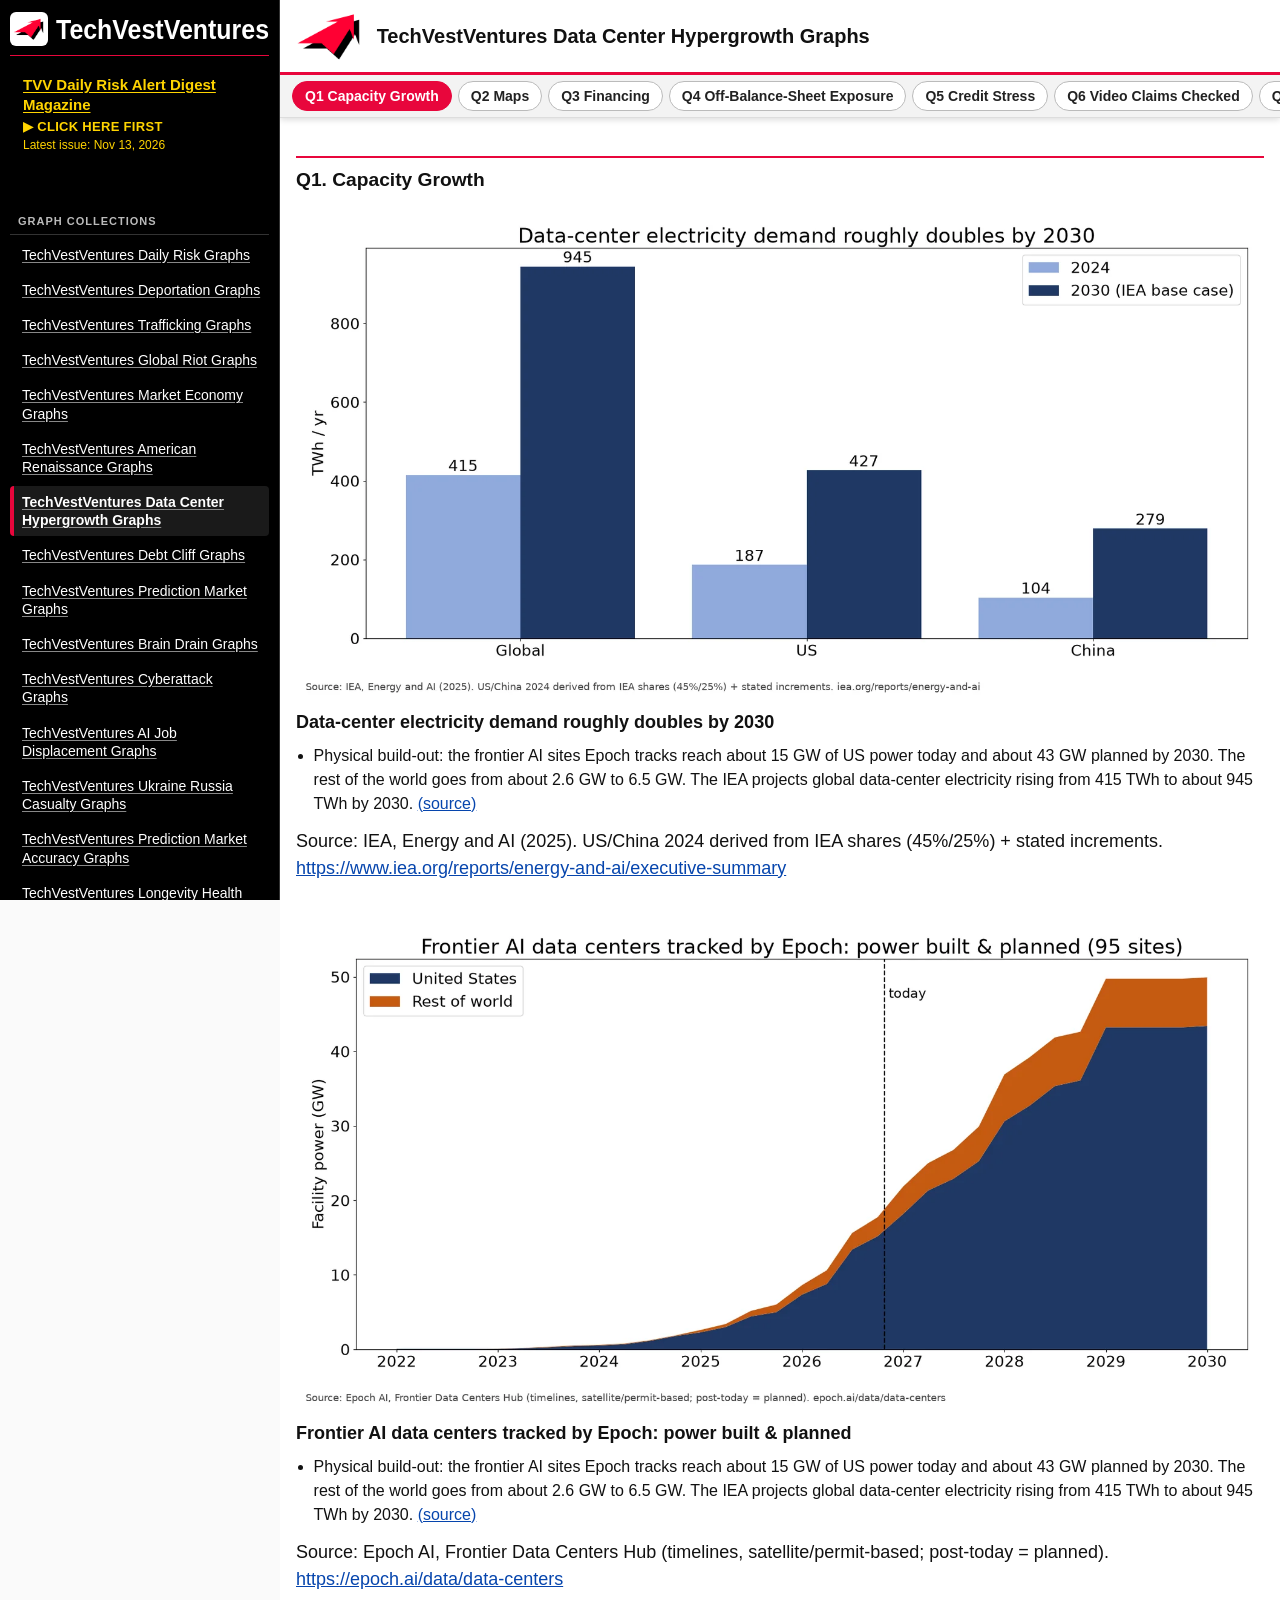
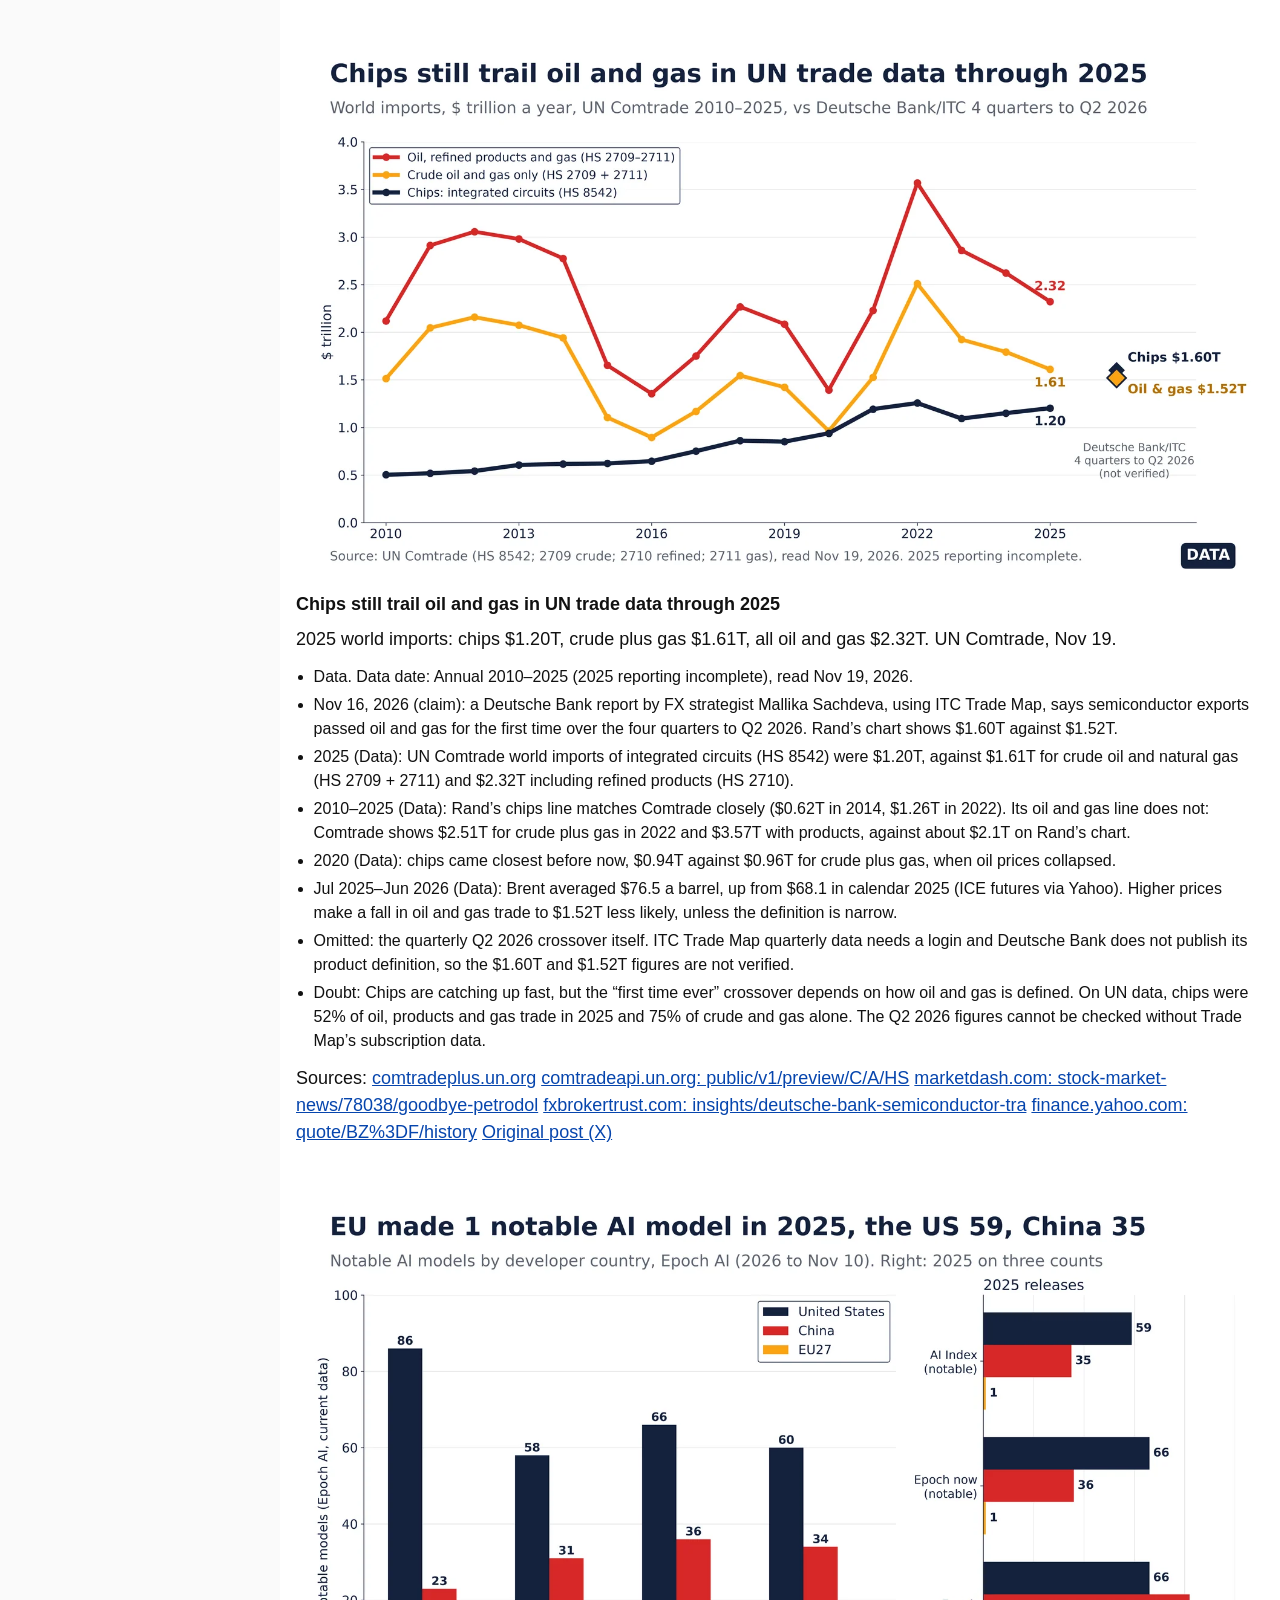
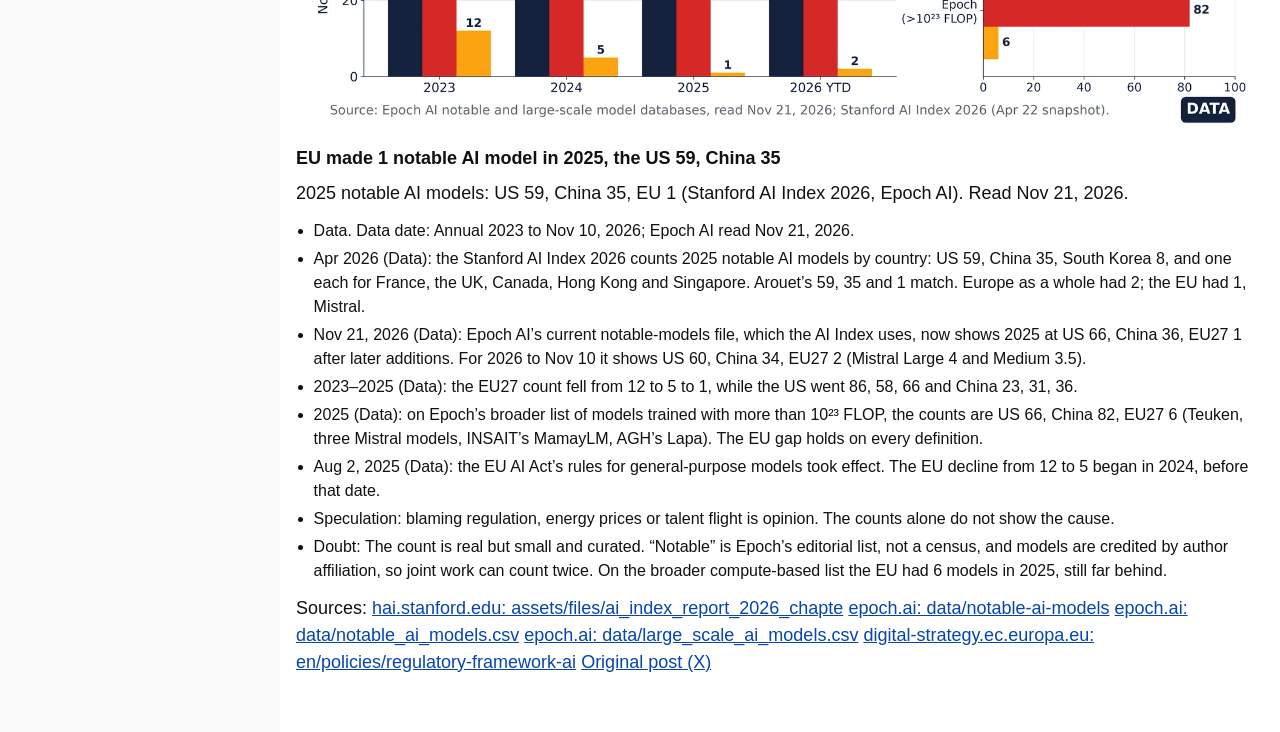
<file: index.html>
<!doctype html><html lang="en"><head><meta charset="utf-8"><meta name="viewport" content="width=device-width,initial-scale=1"><title>TechVestVentures Data Center Hypergrowth Graphs</title><link rel="icon" href="assets/favicon.svg" type="image/svg+xml"><link rel="icon" href="assets/favicon-32.png" sizes="32x32" type="image/png"><link rel="apple-touch-icon" href="assets/apple-touch-icon.png"><link rel="stylesheet" href="assets/style.css"></head><body><nav id="tvvnav" aria-label="TechVestVentures sites"><details open><summary><span class="mark"><img src="[data-uri]" alt="TechVest logo"></span><svg class="word" viewBox="0 0 214 32" preserveAspectRatio="xMinYMid meet" role="img" aria-label="TechVestVentures"><text x="0" y="26" textLength="214" lengthAdjust="spacingAndGlyphs" font-family="Arial,Helvetica,sans-serif" font-weight="700" font-size="28" fill="#fff">TechVestVentures</text></svg></summary><a class="mag" href="https://atlantean2.github.io/tvv-daily-risk-alert-digest/"><span class="t">TVV Daily Risk Alert Digest Magazine</span><span class="cta">&#9654; click here first</span><span class="sub">Latest issue: Nov 13, 2026</span></a><div class="sp2" aria-hidden="true"></div><div class="grp">Graph Collections</div><a href="https://atlantean2.github.io/tvv-daily-risk-graphs/">TechVestVentures Daily Risk Graphs</a><a href="https://atlantean2.github.io/tvv-deportation-graphs/">TechVestVentures Deportation Graphs</a><a href="https://atlantean2.github.io/tvv-trafficking-graphs/">TechVestVentures Trafficking Graphs</a><a href="https://atlantean2.github.io/tvv-global-riot-graphs/">TechVestVentures Global Riot Graphs</a><a href="https://atlantean2.github.io/tvv-market-economy-graphs/">TechVestVentures Market Economy Graphs</a><a href="https://atlantean2.github.io/tvv-american-renaissance-graphs/">TechVestVentures American Renaissance Graphs</a><a class="cur" href="https://atlantean2.github.io/tvv-data-center-hypergrowth-graphs/" aria-current="page">TechVestVentures Data Center Hypergrowth Graphs</a><a href="https://atlantean2.github.io/tvv-debt-cliff-graphs/">TechVestVentures Debt Cliff Graphs</a><a href="https://atlantean2.github.io/tvv-prediction-market-graphs/">TechVestVentures Prediction Market Graphs</a><a href="https://atlantean2.github.io/tvv-brain-drain-graphs/">TechVestVentures Brain Drain Graphs</a><a href="https://atlantean2.github.io/tvv-cyberattack-graphs/">TechVestVentures Cyberattack Graphs</a><a href="https://atlantean2.github.io/tvv-ai-job-displacement-graphs/">TechVestVentures AI Job Displacement Graphs</a><a href="https://atlantean2.github.io/tvv-ukraine-russia-casualty-graphs/">TechVestVentures Ukraine Russia Casualty Graphs</a><a href="https://atlantean2.github.io/tvv-prediction-market-accuracy-graphs/">TechVestVentures Prediction Market Accuracy Graphs</a><a href="https://atlantean2.github.io/tvv-longevity-health-graphs/">TechVestVentures Longevity Health Graphs</a><div class="sp5" aria-hidden="true"></div><div class="grp gold">Essays</div><a class="ess" href="https://atlantean2.github.io/tvv-daily-risk-alert-digest/essays/ai-job-displacement.html">AI Job Displacement</a><a class="ess" href="https://atlantean2.github.io/tvv-daily-risk-alert-digest/essays/prediction-markets.html">Prediction Markets</a><a class="ess" href="https://atlantean2.github.io/tvv-daily-risk-alert-digest/essays/ukraine-russia-casualty-claims.html">Ukraine vs Russia: Casualty Claims</a><div class="sp5" aria-hidden="true"></div><div class="grp teal">Longevity Watch</div><a class="lwd" href="https://atlantean2.github.io/tvv-longevity-watcher-digest/"><span class="t">Longevity Watch</span><span class="cta">&#9654; weekly digest</span><span class="sub">New issue every Friday</span></a></details></nav><script>(function(){var d=document.querySelector('#tvvnav details');function f(){if(innerWidth>900)d.open=true}f();addEventListener('resize',f)})()</script><div id="top"><header><img src="assets/logo.png" alt="TVV logo"><h1>TechVestVentures Data Center Hypergrowth Graphs</h1></header><nav id="tabs" role="tablist" aria-label="Sections"><button role="tab" data-d="Q1" aria-selected="false">Q1 Capacity Growth</button><button role="tab" data-d="Q2" aria-selected="false">Q2 Maps</button><button role="tab" data-d="Q3" aria-selected="false">Q3 Financing</button><button role="tab" data-d="Q4" aria-selected="false">Q4 Off-Balance-Sheet Exposure</button><button role="tab" data-d="Q5" aria-selected="false">Q5 Credit Stress</button><button role="tab" data-d="Q6" aria-selected="false">Q6 Video Claims Checked</button><button role="tab" data-d="Q7" aria-selected="false">Q7 Power &amp; Grid</button><button role="tab" data-d="Q8" aria-selected="false">Q8 Neo-cloud Stocks</button><button role="tab" data-d="Q9" aria-selected="false">Q9 Nvidia Valuation</button><button role="tab" data-d="Q10" aria-selected="false">Q10 Build Pace</button><button role="tab" data-d="Q11" aria-selected="false">Q11 Junk Thesis</button><button role="tab" data-d="sources" aria-selected="false">Sources</button></nav></div><main id="content"></main><script>const tabs=[...document.querySelectorAll('#tabs button')],m=document.getElementById('content'),ds=tabs.map(t=>t.dataset.d);
async function show(d){if(!ds.includes(d))d=ds[0];tabs.forEach(t=>t.setAttribute('aria-selected',t.dataset.d==d));
document.querySelector(`#tabs [data-d="${d}"]`).scrollIntoView({inline:'nearest',block:'nearest'});
m.innerHTML='<p>Loading…</p>';try{const r=await fetch('issues/'+d+'.html',{cache:'no-cache'});const doc=new DOMParser().parseFromString(await r.text(),'text/html');
const c=doc.querySelector('#issue');c.querySelectorAll('img').forEach(i=>i.setAttribute('src','issues/'+i.getAttribute('src')));
c.querySelectorAll('a[href]').forEach(a=>{const h=a.getAttribute('href');if(!/^(https?:|#)/.test(h))a.setAttribute('href','issues/'+h);if(/^http/.test(h)){a.target='_blank';a.rel='noopener'}});m.innerHTML=c.innerHTML;document.title=TT+' — '+(tabs.find(t=>t.dataset.d==d).textContent);window.scrollTo(0,0)}
catch(e){m.innerHTML='<p>Could not load '+d+'.</p>'}}
const TT=document.title;tabs.forEach(t=>t.onclick=()=>{location.hash=t.dataset.d});
addEventListener('hashchange',()=>show(location.hash.slice(1)));show(location.hash.slice(1));</script></body></html>
</file>
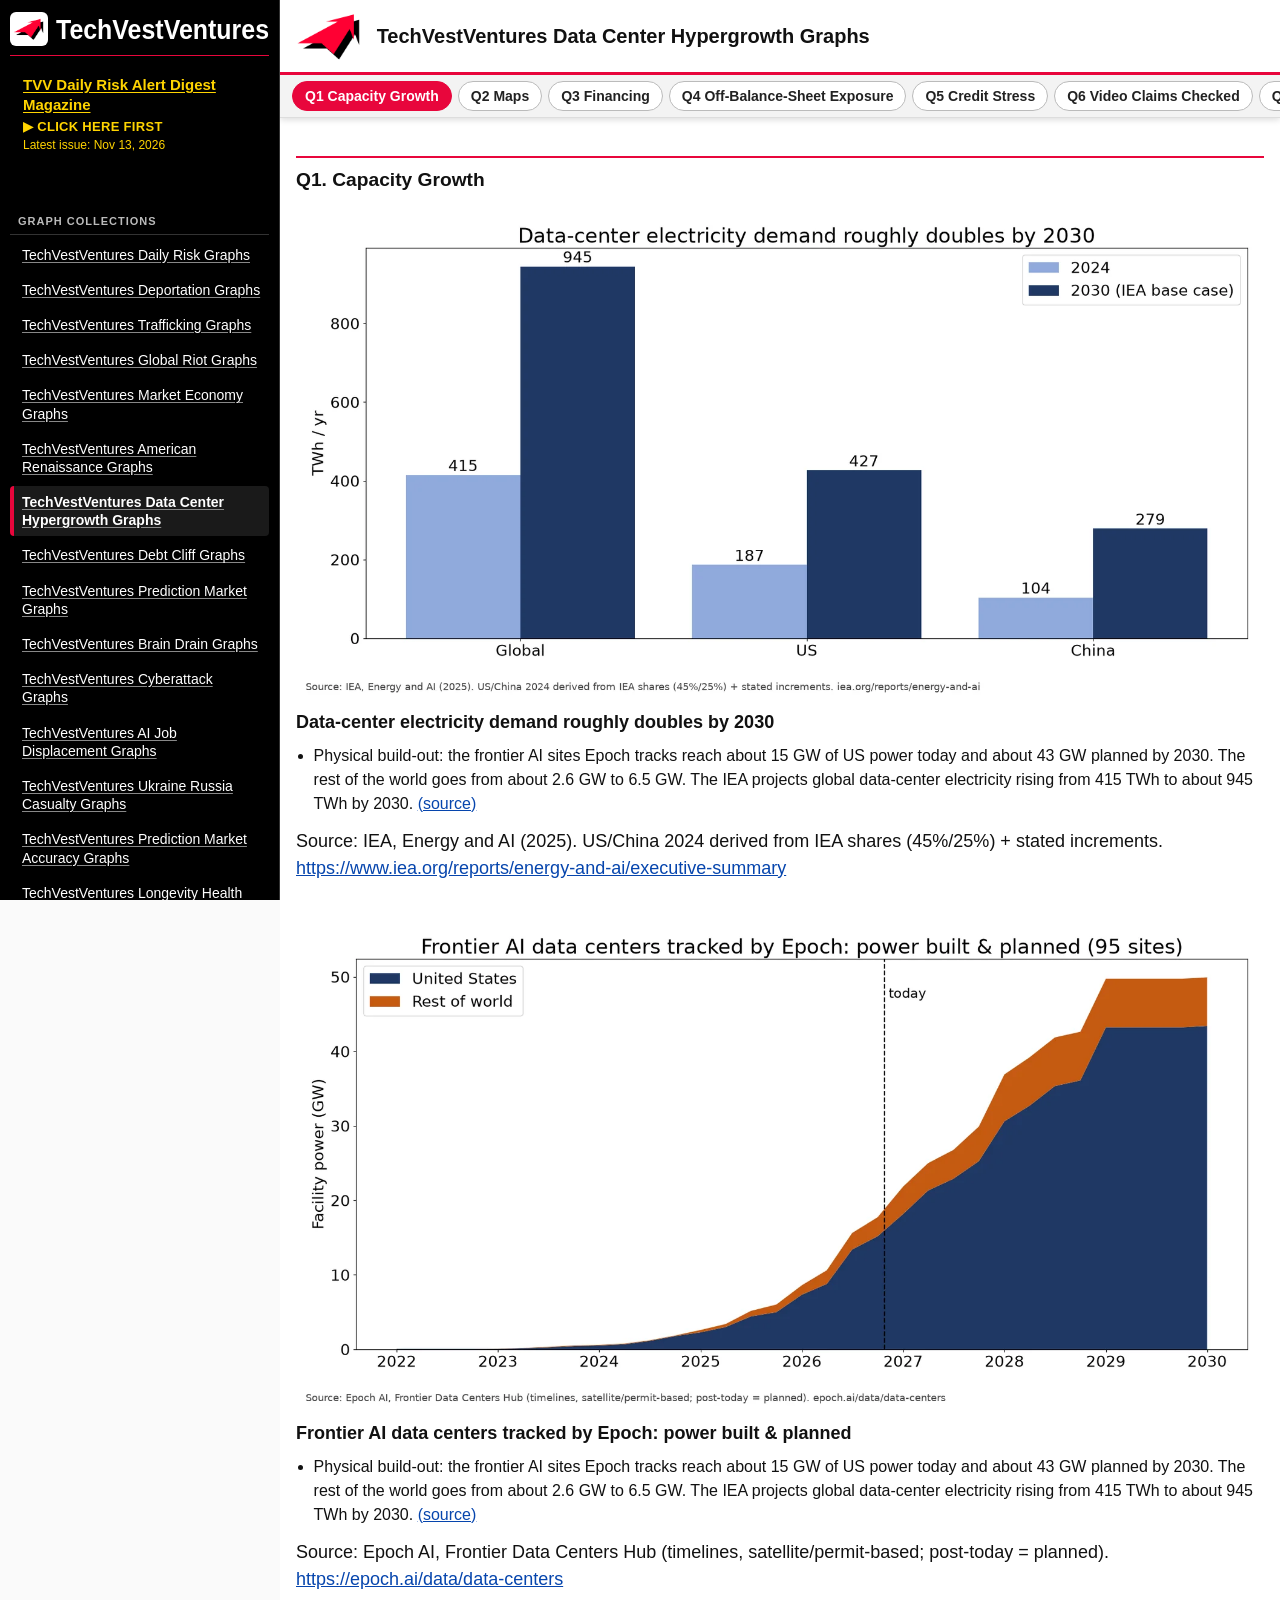
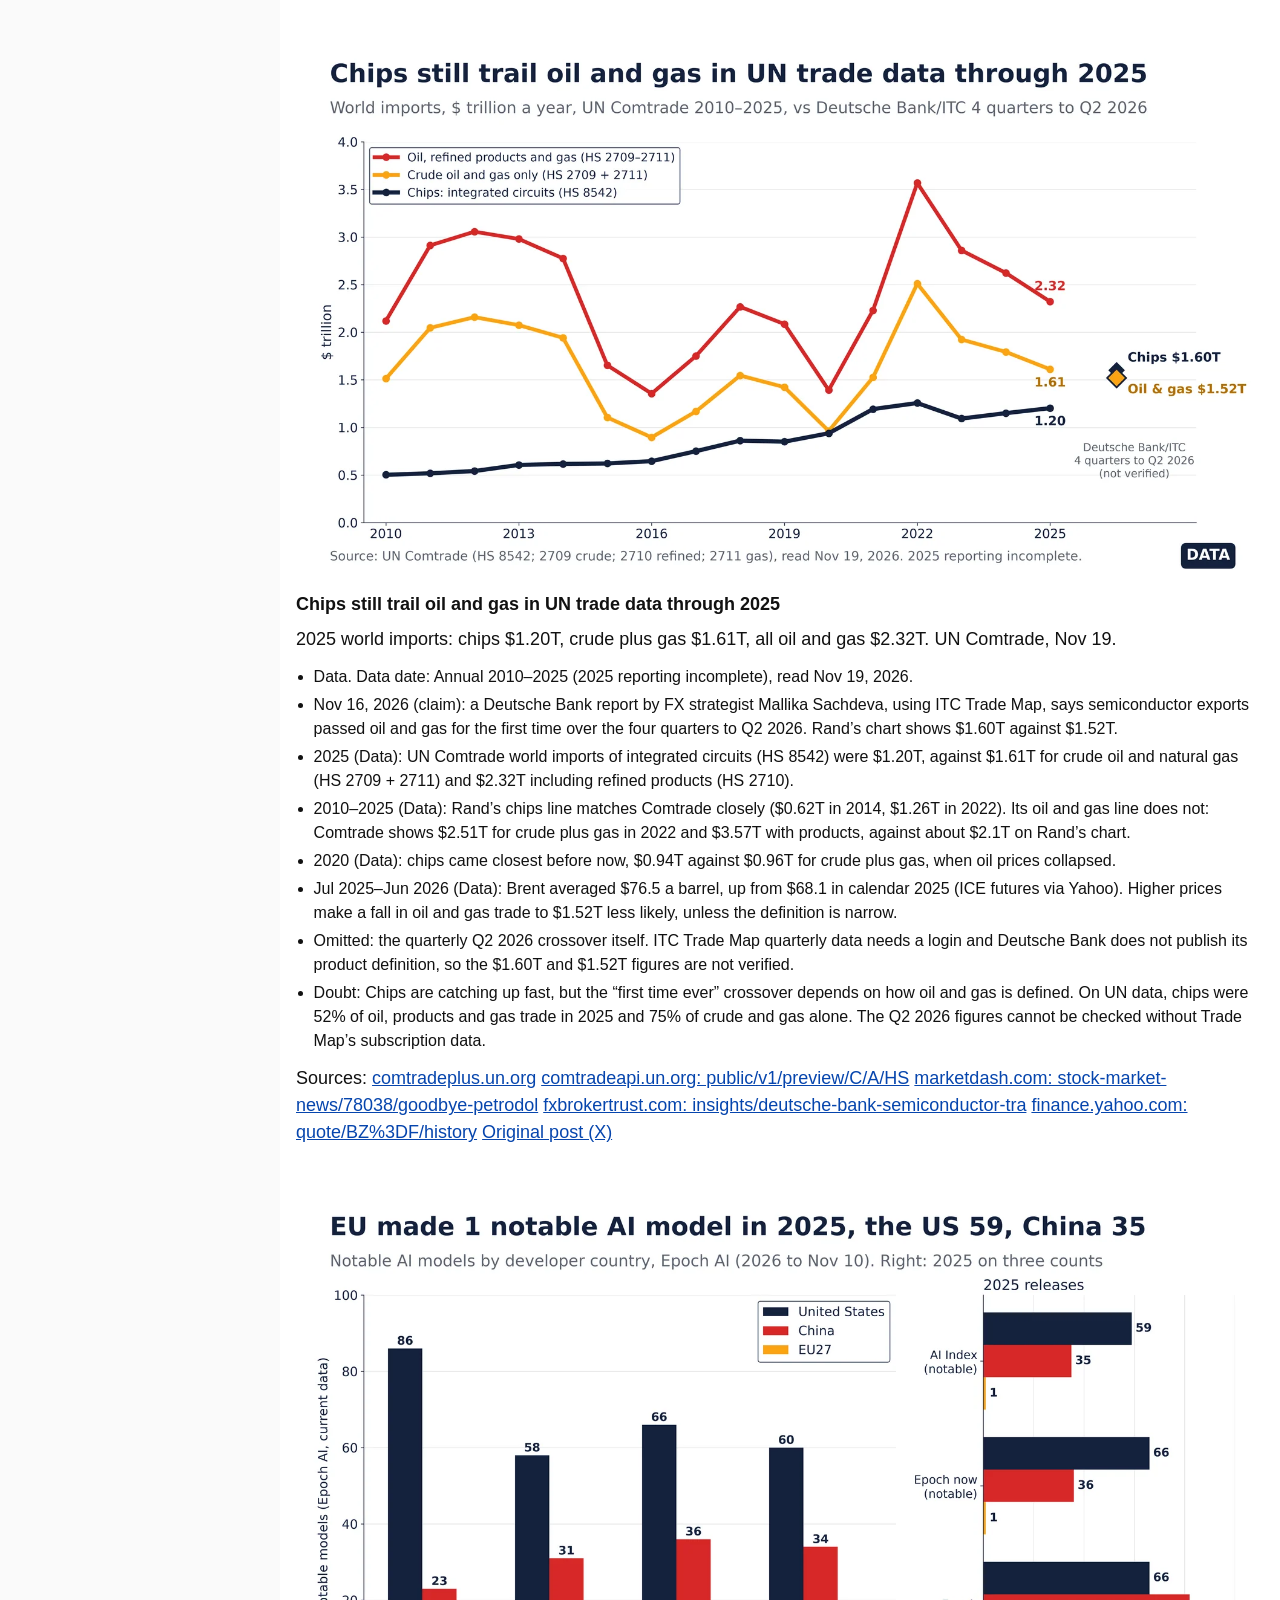
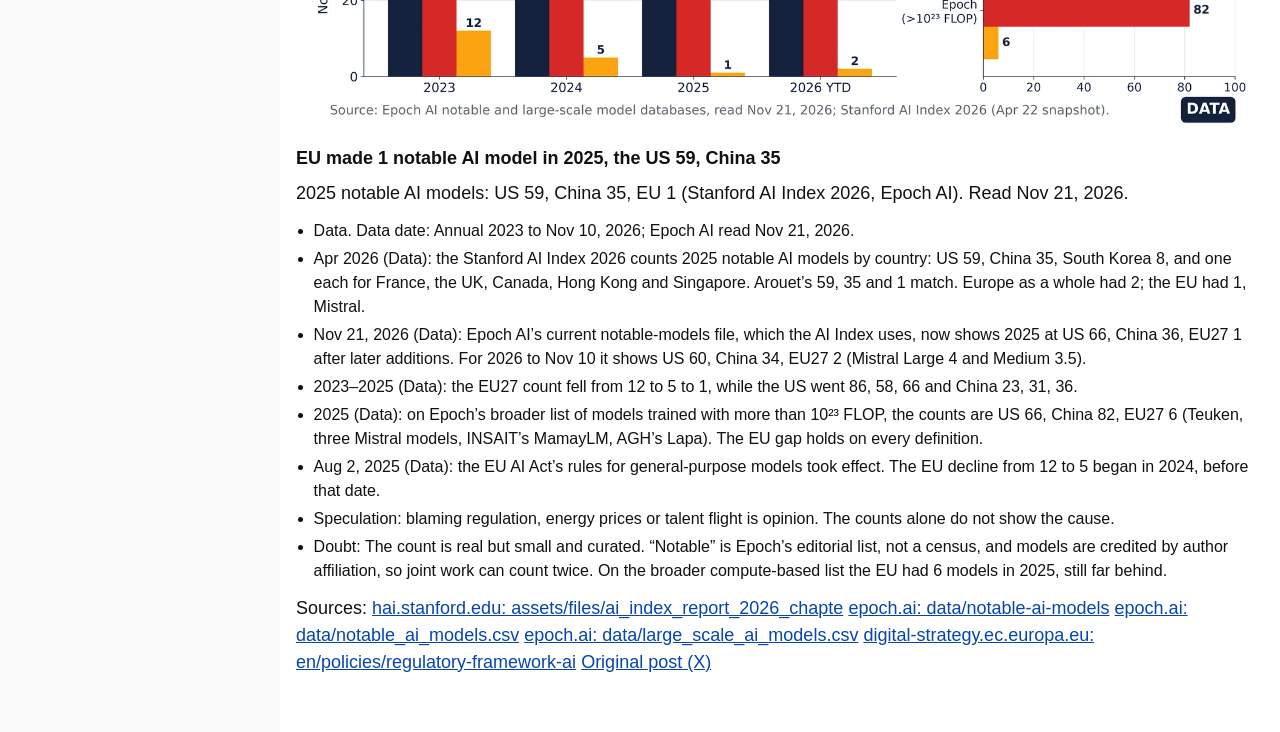
<file: issues/Q1.html>
<!doctype html><html lang="en"><head><meta charset="utf-8"><meta name="viewport" content="width=device-width,initial-scale=1"><title>TechVestVentures Data Center Hypergrowth Graphs — Q1</title><link rel="icon" href="../assets/favicon.svg" type="image/svg+xml"><link rel="icon" href="../assets/favicon-32.png" sizes="32x32" type="image/png"><link rel="apple-touch-icon" href="../assets/apple-touch-icon.png"><link rel="stylesheet" href="../assets/style.css"><script>if(!/[?&]raw/.test(location.search))location.replace("../index.html#Q1")</script></head><body><main id="issue"><h2 class="desk">Q1. Capacity Growth</h2><figure class="g"><img src="img/01_iea_dc_electricity.webp" alt="Data-center electricity demand roughly doubles by 2030" loading="lazy"><figcaption><span class="t">Data-center electricity demand roughly doubles by 2030</span><ul><li>Physical build-out: the frontier AI sites Epoch tracks reach about 15 GW of US power today and about 43 GW planned by 2030. The rest of the world goes from about 2.6 GW to 6.5 GW. The IEA projects global data-center electricity rising from 415 TWh to about 945 TWh by 2030. <a href="https://epoch.ai/data/data-centers">(source)</a></li></ul><p>Source: IEA, Energy and AI (2025). US/China 2024 derived from IEA shares (45%/25%) + stated increments.<br><a href="https://www.iea.org/reports/energy-and-ai/executive-summary">https://www.iea.org/reports/energy-and-ai/executive-summary</a></p></figcaption></figure>
<figure class="g"><img src="img/02_epoch_capacity_growth.webp" alt="Frontier AI data centers tracked by Epoch: power built &amp; planned" loading="lazy"><figcaption><span class="t">Frontier AI data centers tracked by Epoch: power built &amp; planned</span><ul><li>Physical build-out: the frontier AI sites Epoch tracks reach about 15 GW of US power today and about 43 GW planned by 2030. The rest of the world goes from about 2.6 GW to 6.5 GW. The IEA projects global data-center electricity rising from 415 TWh to about 945 TWh by 2030. <a href="https://epoch.ai/data/data-centers">(source)</a></li></ul><p>Source: Epoch AI, Frontier Data Centers Hub (timelines, satellite/permit-based; post-today = planned).<br><a href="https://epoch.ai/data/data-centers">https://epoch.ai/data/data-centers</a></p></figcaption></figure>
<figure class="g w"><img src="img/W2026-11-21-M67.webp" alt="Chips still trail oil and gas in UN trade data through 2025" loading="lazy"><figcaption><span class="t">Chips still trail oil and gas in UN trade data through 2025</span><p>2025 world imports: chips $1.20T, crude plus gas $1.61T, all oil and gas $2.32T. UN Comtrade, Nov 19.</p><ul><li>Data. Data date: Annual 2010–2025 (2025 reporting incomplete), read Nov 19, 2026.</li><li>Nov 16, 2026 (claim): a Deutsche Bank report by FX strategist Mallika Sachdeva, using ITC Trade Map, says semiconductor exports passed oil and gas for the first time over the four quarters to Q2 2026. Rand’s chart shows $1.60T against $1.52T.</li><li>2025 (Data): UN Comtrade world imports of integrated circuits (HS 8542) were $1.20T, against $1.61T for crude oil and natural gas (HS 2709 + 2711) and $2.32T including refined products (HS 2710).</li><li>2010–2025 (Data): Rand’s chips line matches Comtrade closely ($0.62T in 2014, $1.26T in 2022). Its oil and gas line does not: Comtrade shows $2.51T for crude plus gas in 2022 and $3.57T with products, against about $2.1T on Rand’s chart.</li><li>2020 (Data): chips came closest before now, $0.94T against $0.96T for crude plus gas, when oil prices collapsed.</li><li>Jul 2025–Jun 2026 (Data): Brent averaged $76.5 a barrel, up from $68.1 in calendar 2025 (ICE futures via Yahoo). Higher prices make a fall in oil and gas trade to $1.52T less likely, unless the definition is narrow.</li><li>Omitted: the quarterly Q2 2026 crossover itself. ITC Trade Map quarterly data needs a login and Deutsche Bank does not publish its product definition, so the $1.60T and $1.52T figures are not verified.</li><li>Doubt: Chips are catching up fast, but the “first time ever” crossover depends on how oil and gas is defined. On UN data, chips were 52% of oil, products and gas trade in 2025 and 75% of crude and gas alone. The Q2 2026 figures cannot be checked without Trade Map’s subscription data.</li></ul><p>Sources: <a href="https://comtradeplus.un.org/">comtradeplus.un.org</a> <a href="https://comtradeapi.un.org/public/v1/preview/C/A/HS?period=2025&amp;cmdCode=8542&amp;flowCode=M&amp;partnerCode=0">comtradeapi.un.org: public/v1/preview/C/A/HS</a> <a href="https://www.marketdash.com/stock-market-news/78038/goodbye-petrodollar-meet-the-chip-dollar-the-1-trillion-flow-now-holding-up-the-greenback">marketdash.com: stock-market-news/78038/goodbye-petrodol</a> <a href="https://www.fxbrokertrust.com/insights/deutsche-bank-semiconductor-trade-overtakes-oil-as-chip-dollars-replace-petrodollars">fxbrokertrust.com: insights/deutsche-bank-semiconductor-tra</a> <a href="https://finance.yahoo.com/quote/BZ%3DF/history/">finance.yahoo.com: quote/BZ%3DF/history</a> <a href="https://x.com/randgroup/status/2123349064834036021">Original post (X)</a></p></figcaption></figure>
<figure class="g w"><img src="img/W2026-11-21-M71.webp" alt="EU made 1 notable AI model in 2025, the US 59, China 35" loading="lazy"><figcaption><span class="t">EU made 1 notable AI model in 2025, the US 59, China 35</span><p>2025 notable AI models: US 59, China 35, EU 1 (Stanford AI Index 2026, Epoch AI). Read Nov 21, 2026.</p><ul><li>Data. Data date: Annual 2023 to Nov 10, 2026; Epoch AI read Nov 21, 2026.</li><li>Apr 2026 (Data): the Stanford AI Index 2026 counts 2025 notable AI models by country: US 59, China 35, South Korea 8, and one each for France, the UK, Canada, Hong Kong and Singapore. Arouet’s 59, 35 and 1 match. Europe as a whole had 2; the EU had 1, Mistral.</li><li>Nov 21, 2026 (Data): Epoch AI’s current notable-models file, which the AI Index uses, now shows 2025 at US 66, China 36, EU27 1 after later additions. For 2026 to Nov 10 it shows US 60, China 34, EU27 2 (Mistral Large 4 and Medium 3.5).</li><li>2023–2025 (Data): the EU27 count fell from 12 to 5 to 1, while the US went 86, 58, 66 and China 23, 31, 36.</li><li>2025 (Data): on Epoch’s broader list of models trained with more than 10²³ FLOP, the counts are US 66, China 82, EU27 6 (Teuken, three Mistral models, INSAIT’s MamayLM, AGH’s Lapa). The EU gap holds on every definition.</li><li>Aug 2, 2025 (Data): the EU AI Act’s rules for general-purpose models took effect. The EU decline from 12 to 5 began in 2024, before that date.</li><li>Speculation: blaming regulation, energy prices or talent flight is opinion. The counts alone do not show the cause.</li><li>Doubt: The count is real but small and curated. “Notable” is Epoch’s editorial list, not a census, and models are credited by author affiliation, so joint work can count twice. On the broader compute-based list the EU had 6 models in 2025, still far behind.</li></ul><p>Sources: <a href="https://hai.stanford.edu/assets/files/ai_index_report_2026_chapter_1_research_development.pdf">hai.stanford.edu: assets/files/ai_index_report_2026_chapte</a> <a href="https://epoch.ai/data/notable-ai-models">epoch.ai: data/notable-ai-models</a> <a href="https://epoch.ai/data/notable_ai_models.csv">epoch.ai: data/notable_ai_models.csv</a> <a href="https://epoch.ai/data/large_scale_ai_models.csv">epoch.ai: data/large_scale_ai_models.csv</a> <a href="https://digital-strategy.ec.europa.eu/en/policies/regulatory-framework-ai">digital-strategy.ec.europa.eu: en/policies/regulatory-framework-ai</a> <a href="https://x.com/i/status/2123748954747662467">Original post (X)</a></p></figcaption></figure></main></body></html>
</file>
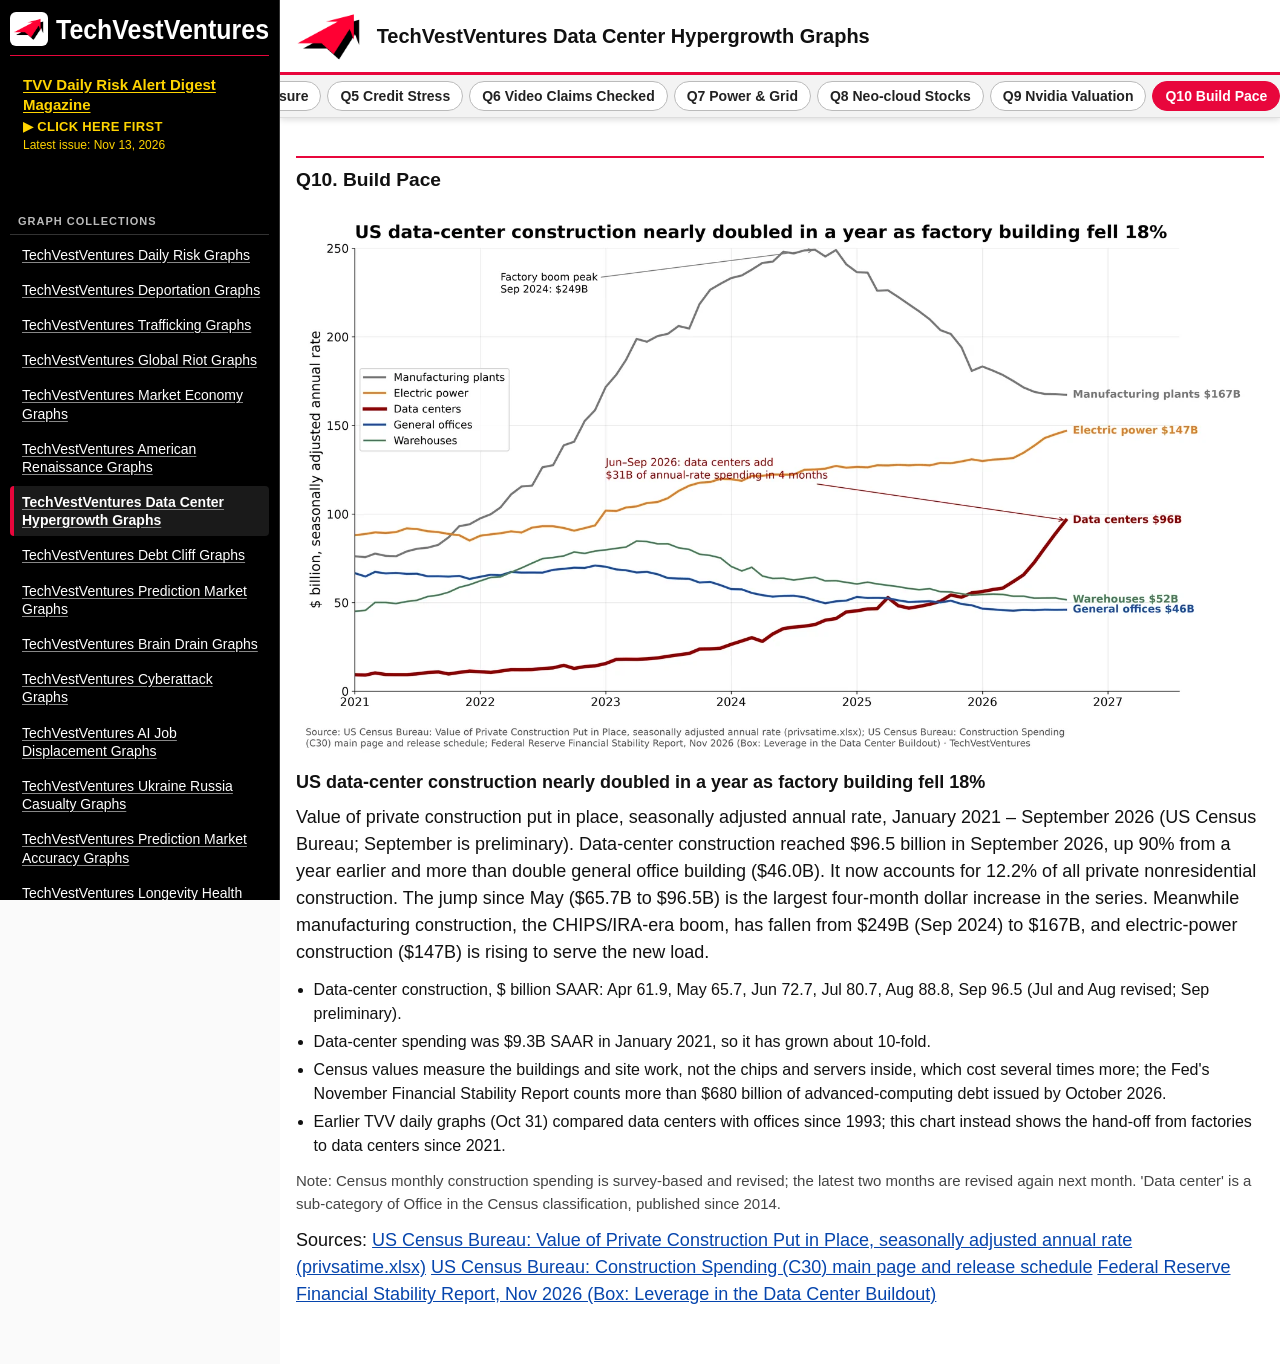
<file: issues/Q10.html>
<!doctype html><html lang="en"><head><meta charset="utf-8"><meta name="viewport" content="width=device-width,initial-scale=1"><title>TechVestVentures Data Center Hypergrowth Graphs — Q10</title><link rel="icon" href="../assets/favicon.svg" type="image/svg+xml"><link rel="icon" href="../assets/favicon-32.png" sizes="32x32" type="image/png"><link rel="apple-touch-icon" href="../assets/apple-touch-icon.png"><link rel="stylesheet" href="../assets/style.css"><script>if(!/[?&]raw/.test(location.search))location.replace("../index.html#Q10")</script></head><body><main id="issue"><h2 class="desk">Q10. Build Pace</h2><figure class="g w"><img src="img/W2026-11-15-N10.webp" alt="US data-center construction nearly doubled in a year as factory building fell 18%" loading="lazy"><figcaption><span class="t">US data-center construction nearly doubled in a year as factory building fell 18%</span><p>Value of private construction put in place, seasonally adjusted annual rate, January 2021 – September 2026 (US Census Bureau; September is preliminary). Data-center construction reached $96.5 billion in September 2026, up 90% from a year earlier and more than double general office building ($46.0B). It now accounts for 12.2% of all private nonresidential construction. The jump since May ($65.7B to $96.5B) is the largest four-month dollar increase in the series. Meanwhile manufacturing construction, the CHIPS/IRA-era boom, has fallen from $249B (Sep 2024) to $167B, and electric-power construction ($147B) is rising to serve the new load.</p><ul><li>Data-center construction, $ billion SAAR: Apr 61.9, May 65.7, Jun 72.7, Jul 80.7, Aug 88.8, Sep 96.5 (Jul and Aug revised; Sep preliminary).</li><li>Data-center spending was $9.3B SAAR in January 2021, so it has grown about 10-fold.</li><li>Census values measure the buildings and site work, not the chips and servers inside, which cost several times more; the Fed&#x27;s November Financial Stability Report counts more than $680 billion of advanced-computing debt issued by October 2026.</li><li>Earlier TVV daily graphs (Oct 31) compared data centers with offices since 1993; this chart instead shows the hand-off from factories to data centers since 2021.</li></ul><p class="nt">Note: Census monthly construction spending is survey-based and revised; the latest two months are revised again next month. &#x27;Data center&#x27; is a sub-category of Office in the Census classification, published since 2014.</p><p>Sources: <a href="https://www.census.gov/construction/c30/xlsx/privsatime.xlsx">US Census Bureau: Value of Private Construction Put in Place, seasonally adjusted annual rate (privsatime.xlsx)</a> <a href="https://www.census.gov/construction/c30/c30index.html">US Census Bureau: Construction Spending (C30) main page and release schedule</a> <a href="https://www.federalreserve.gov/publications/files/financial-stability-report-20261113.pdf">Federal Reserve Financial Stability Report, Nov 2026 (Box: Leverage in the Data Center Buildout)</a></p></figcaption></figure></main></body></html>
</file>
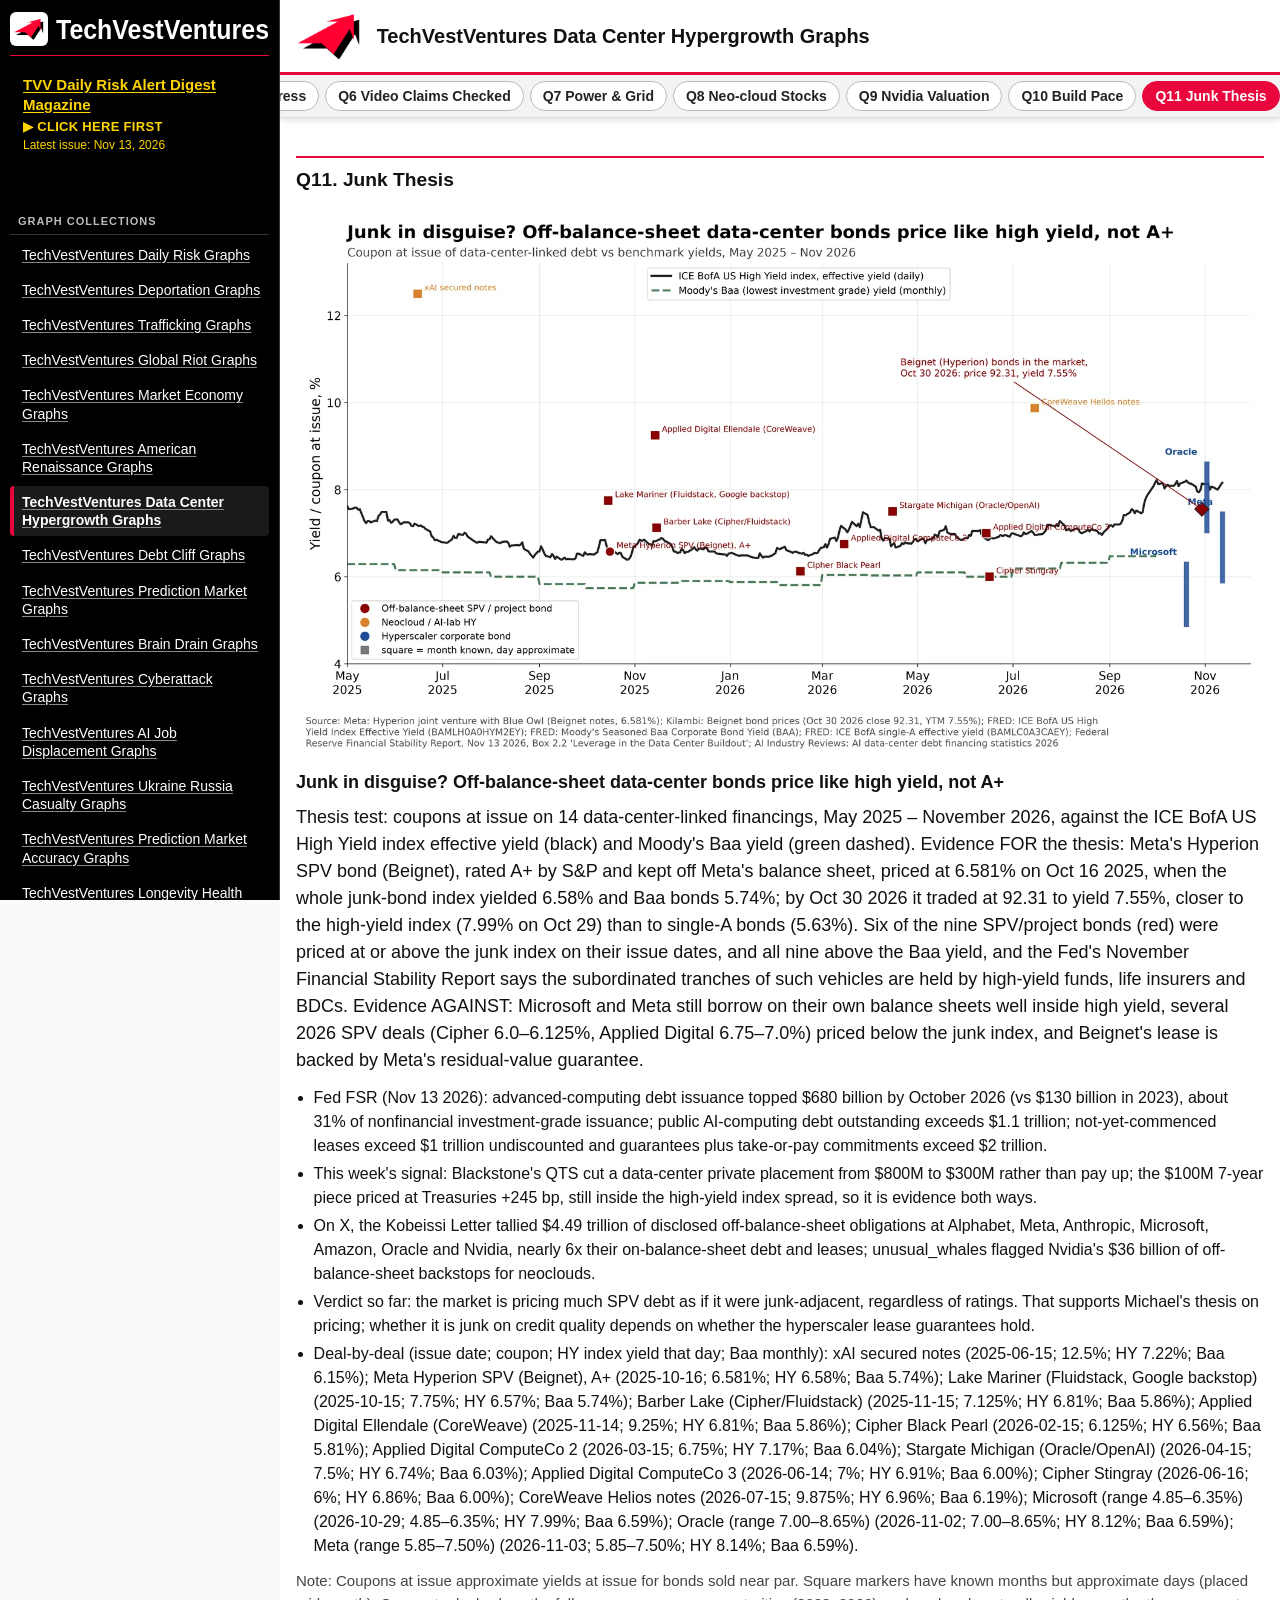
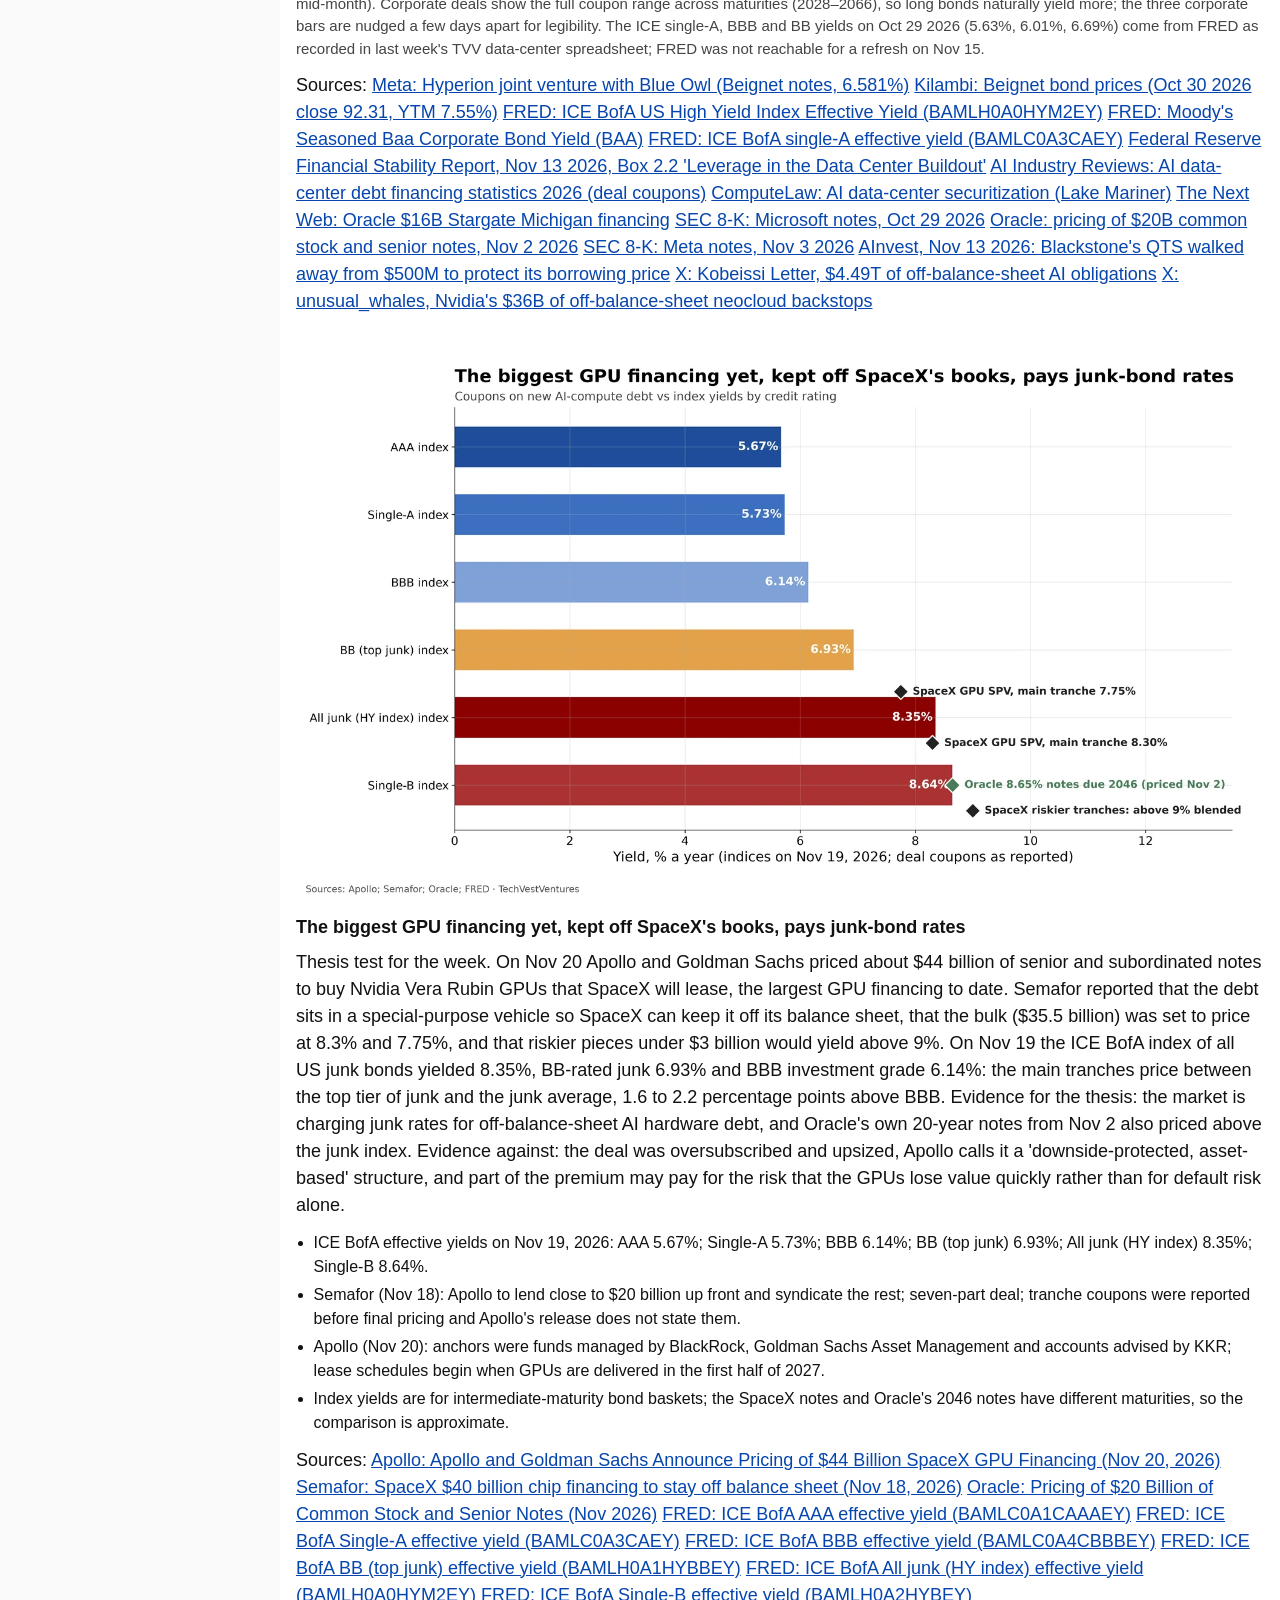
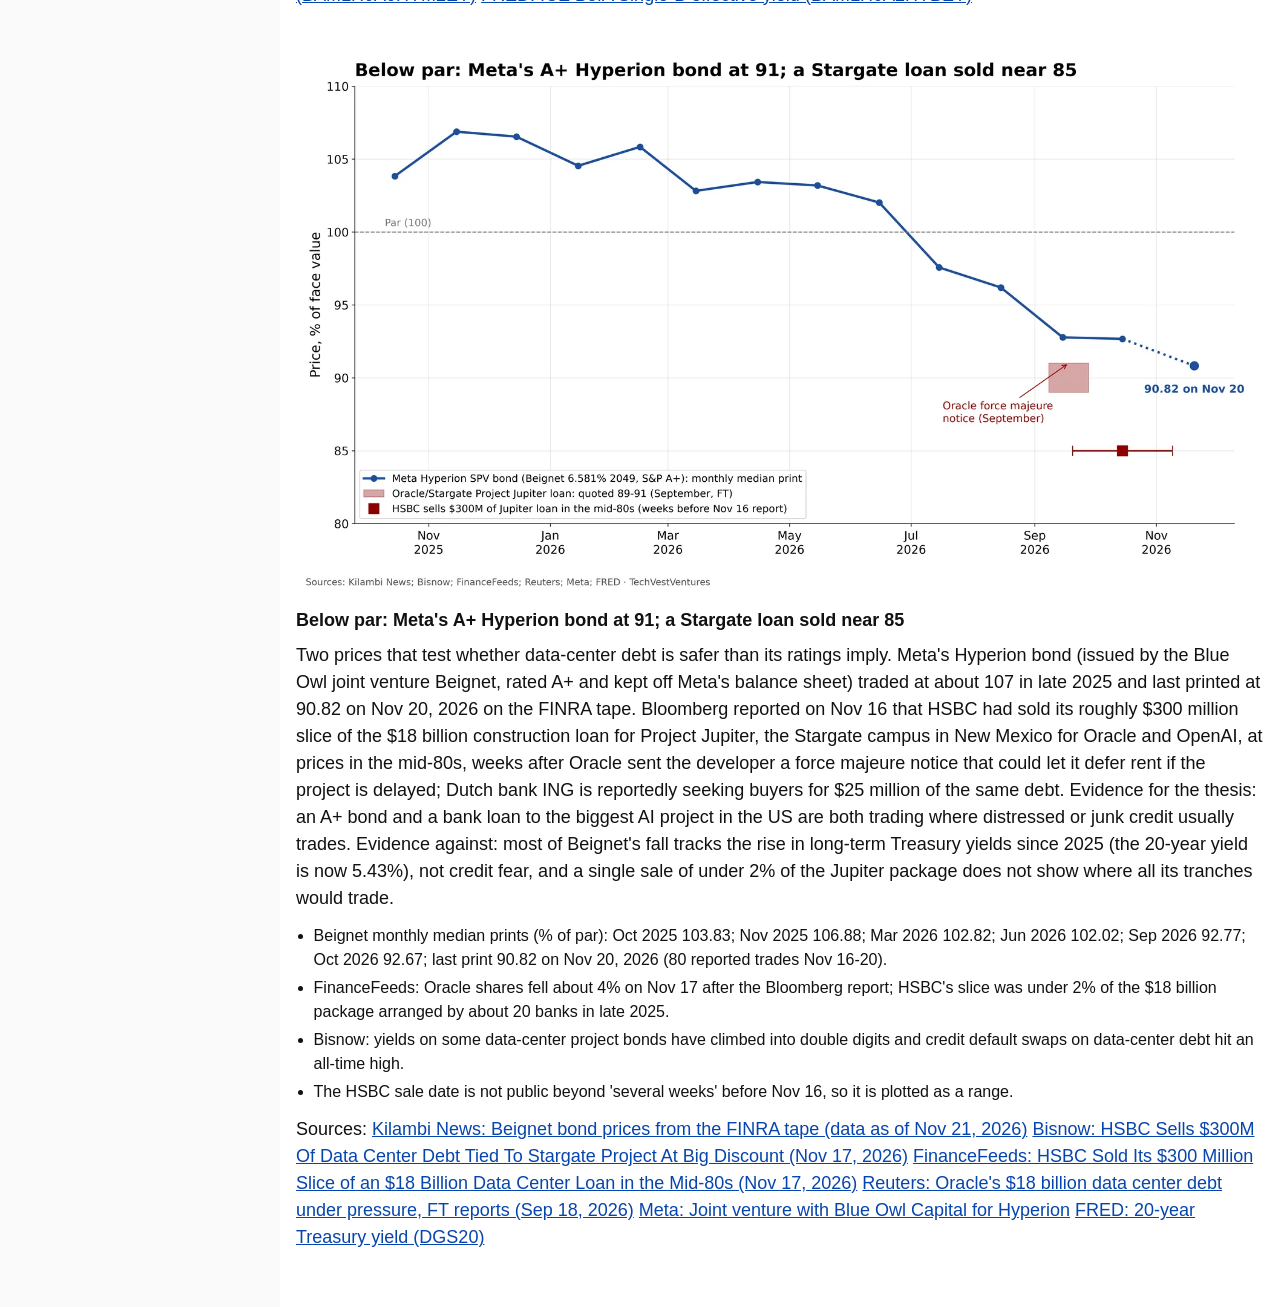
<file: issues/Q11.html>
<!doctype html><html lang="en"><head><meta charset="utf-8"><meta name="viewport" content="width=device-width,initial-scale=1"><title>TechVestVentures Data Center Hypergrowth Graphs — Q11</title><link rel="icon" href="../assets/favicon.svg" type="image/svg+xml"><link rel="icon" href="../assets/favicon-32.png" sizes="32x32" type="image/png"><link rel="apple-touch-icon" href="../assets/apple-touch-icon.png"><link rel="stylesheet" href="../assets/style.css"><script>if(!/[?&]raw/.test(location.search))location.replace("../index.html#Q11")</script></head><body><main id="issue"><h2 class="desk">Q11. Junk Thesis</h2><figure class="g w"><img src="img/W2026-11-15-N11.webp" alt="Junk in disguise? Off-balance-sheet data-center bonds price like high yield, not A+" loading="lazy"><figcaption><span class="t">Junk in disguise? Off-balance-sheet data-center bonds price like high yield, not A+</span><p>Thesis test: coupons at issue on 14 data-center-linked financings, May 2025 – November 2026, against the ICE BofA US High Yield index effective yield (black) and Moody&#x27;s Baa yield (green dashed). Evidence FOR the thesis: Meta&#x27;s Hyperion SPV bond (Beignet), rated A+ by S&amp;P and kept off Meta&#x27;s balance sheet, priced at 6.581% on Oct 16 2025, when the whole junk-bond index yielded 6.58% and Baa bonds 5.74%; by Oct 30 2026 it traded at 92.31 to yield 7.55%, closer to the high-yield index (7.99% on Oct 29) than to single-A bonds (5.63%). Six of the nine SPV/project bonds (red) were priced at or above the junk index on their issue dates, and all nine above the Baa yield, and the Fed&#x27;s November Financial Stability Report says the subordinated tranches of such vehicles are held by high-yield funds, life insurers and BDCs. Evidence AGAINST: Microsoft and Meta still borrow on their own balance sheets well inside high yield, several 2026 SPV deals (Cipher 6.0–6.125%, Applied Digital 6.75–7.0%) priced below the junk index, and Beignet&#x27;s lease is backed by Meta&#x27;s residual-value guarantee.</p><ul><li>Fed FSR (Nov 13 2026): advanced-computing debt issuance topped $680 billion by October 2026 (vs $130 billion in 2023), about 31% of nonfinancial investment-grade issuance; public AI-computing debt outstanding exceeds $1.1 trillion; not-yet-commenced leases exceed $1 trillion undiscounted and guarantees plus take-or-pay commitments exceed $2 trillion.</li><li>This week&#x27;s signal: Blackstone&#x27;s QTS cut a data-center private placement from $800M to $300M rather than pay up; the $100M 7-year piece priced at Treasuries +245 bp, still inside the high-yield index spread, so it is evidence both ways.</li><li>On X, the Kobeissi Letter tallied $4.49 trillion of disclosed off-balance-sheet obligations at Alphabet, Meta, Anthropic, Microsoft, Amazon, Oracle and Nvidia, nearly 6x their on-balance-sheet debt and leases; unusual_whales flagged Nvidia&#x27;s $36 billion of off-balance-sheet backstops for neoclouds.</li><li>Verdict so far: the market is pricing much SPV debt as if it were junk-adjacent, regardless of ratings. That supports Michael&#x27;s thesis on pricing; whether it is junk on credit quality depends on whether the hyperscaler lease guarantees hold.</li><li>Deal-by-deal (issue date; coupon; HY index yield that day; Baa monthly): xAI secured notes (2025-06-15; 12.5%; HY 7.22%; Baa 6.15%); Meta Hyperion SPV (Beignet), A+ (2025-10-16; 6.581%; HY 6.58%; Baa 5.74%); Lake Mariner (Fluidstack, Google backstop) (2025-10-15; 7.75%; HY 6.57%; Baa 5.74%); Barber Lake (Cipher/Fluidstack) (2025-11-15; 7.125%; HY 6.81%; Baa 5.86%); Applied Digital Ellendale (CoreWeave) (2025-11-14; 9.25%; HY 6.81%; Baa 5.86%); Cipher Black Pearl (2026-02-15; 6.125%; HY 6.56%; Baa 5.81%); Applied Digital ComputeCo 2 (2026-03-15; 6.75%; HY 7.17%; Baa 6.04%); Stargate Michigan (Oracle/OpenAI) (2026-04-15; 7.5%; HY 6.74%; Baa 6.03%); Applied Digital ComputeCo 3 (2026-06-14; 7%; HY 6.91%; Baa 6.00%); Cipher Stingray (2026-06-16; 6%; HY 6.86%; Baa 6.00%); CoreWeave Helios notes (2026-07-15; 9.875%; HY 6.96%; Baa 6.19%); Microsoft (range 4.85–6.35%) (2026-10-29; 4.85–6.35%; HY 7.99%; Baa 6.59%); Oracle (range 7.00–8.65%) (2026-11-02; 7.00–8.65%; HY 8.12%; Baa 6.59%); Meta (range 5.85–7.50%) (2026-11-03; 5.85–7.50%; HY 8.14%; Baa 6.59%).</li></ul><p class="nt">Note: Coupons at issue approximate yields at issue for bonds sold near par. Square markers have known months but approximate days (placed mid-month). Corporate deals show the full coupon range across maturities (2028–2066), so long bonds naturally yield more; the three corporate bars are nudged a few days apart for legibility. The ICE single-A, BBB and BB yields on Oct 29 2026 (5.63%, 6.01%, 6.69%) come from FRED as recorded in last week&#x27;s TVV data-center spreadsheet; FRED was not reachable for a refresh on Nov 15.</p><p>Sources: <a href="https://investor.atmeta.com/investor-news/press-release-details/2025/Meta-Announces-Joint-Venture-with-Funds-Managed-by-Blue-Owl-Capital-to-Develop-Hyperion-Data-Center/default.aspx">Meta: Hyperion joint venture with Blue Owl (Beignet notes, 6.581%)</a> <a href="https://news.kilambi.com/leverage/issuer/beignet/">Kilambi: Beignet bond prices (Oct 30 2026 close 92.31, YTM 7.55%)</a> <a href="https://fred.stlouisfed.org/series/BAMLH0A0HYM2EY">FRED: ICE BofA US High Yield Index Effective Yield (BAMLH0A0HYM2EY)</a> <a href="https://fred.stlouisfed.org/series/BAA">FRED: Moody&#x27;s Seasoned Baa Corporate Bond Yield (BAA)</a> <a href="https://fred.stlouisfed.org/series/BAMLC0A3CAEY">FRED: ICE BofA single-A effective yield (BAMLC0A3CAEY)</a> <a href="https://www.federalreserve.gov/publications/files/financial-stability-report-20261113.pdf">Federal Reserve Financial Stability Report, Nov 13 2026, Box 2.2 &#x27;Leverage in the Data Center Buildout&#x27;</a> <a href="https://ai-industry-reviews.com/research/ai-data-center-debt-financing-statistics-2026/">AI Industry Reviews: AI data-center debt financing statistics 2026 (deal coupons)</a> <a href="https://computelaw.blog/deals/ai-data-center-securitization/">ComputeLaw: AI data-center securitization (Lake Mariner)</a> <a href="https://thenextweb.com/news/oracle-data-centre-16-billion-financing-stargate">The Next Web: Oracle $16B Stargate Michigan financing</a> <a href="https://www.sec.gov/Archives/edgar/data/789019/000119312526447173/d178557d8k.htm">SEC 8-K: Microsoft notes, Oct 29 2026</a> <a href="https://investor.oracle.com/investor-news/news-details/2026/Oracle-Announces-Pricing-of-20-Billion-of-Common-Stock-and-Senior-Notes/default.aspx">Oracle: pricing of $20B common stock and senior notes, Nov 2 2026</a> <a href="https://www.sec.gov/Archives/edgar/data/1326801/000119312526450074/d166273d8k.htm">SEC 8-K: Meta notes, Nov 3 2026</a> <a href="https://www.ainvest.com/news/blackstone-qts-walked-500-million-protect-borrowing-price-2611/">AInvest, Nov 13 2026: Blackstone&#x27;s QTS walked away from $500M to protect its borrowing price</a> <a href="https://x.com/KobeissiLetter/status/2119879354045915540">X: Kobeissi Letter, $4.49T of off-balance-sheet AI obligations</a> <a href="https://x.com/unusual_whales/status/2120950252513759625">X: unusual_whales, Nvidia&#x27;s $36B of off-balance-sheet neocloud backstops</a></p></figcaption></figure>
<figure class="g w"><img src="img/W2026-11-22-N12.webp" alt="The biggest GPU financing yet, kept off SpaceX&#x27;s books, pays junk-bond rates" loading="lazy"><figcaption><span class="t">The biggest GPU financing yet, kept off SpaceX&#x27;s books, pays junk-bond rates</span><p>Thesis test for the week. On Nov 20 Apollo and Goldman Sachs priced about $44 billion of senior and subordinated notes to buy Nvidia Vera Rubin GPUs that SpaceX will lease, the largest GPU financing to date. Semafor reported that the debt sits in a special-purpose vehicle so SpaceX can keep it off its balance sheet, that the bulk ($35.5 billion) was set to price at 8.3% and 7.75%, and that riskier pieces under $3 billion would yield above 9%. On Nov 19 the ICE BofA index of all US junk bonds yielded 8.35%, BB-rated junk 6.93% and BBB investment grade 6.14%: the main tranches price between the top tier of junk and the junk average, 1.6 to 2.2 percentage points above BBB. Evidence for the thesis: the market is charging junk rates for off-balance-sheet AI hardware debt, and Oracle&#x27;s own 20-year notes from Nov 2 also priced above the junk index. Evidence against: the deal was oversubscribed and upsized, Apollo calls it a &#x27;downside-protected, asset-based&#x27; structure, and part of the premium may pay for the risk that the GPUs lose value quickly rather than for default risk alone.</p><ul><li>ICE BofA effective yields on Nov 19, 2026: AAA 5.67%; Single-A 5.73%; BBB 6.14%; BB (top junk) 6.93%; All junk (HY index) 8.35%; Single-B 8.64%.</li><li>Semafor (Nov 18): Apollo to lend close to $20 billion up front and syndicate the rest; seven-part deal; tranche coupons were reported before final pricing and Apollo&#x27;s release does not state them.</li><li>Apollo (Nov 20): anchors were funds managed by BlackRock, Goldman Sachs Asset Management and accounts advised by KKR; lease schedules begin when GPUs are delivered in the first half of 2027.</li><li>Index yields are for intermediate-maturity bond baskets; the SpaceX notes and Oracle&#x27;s 2046 notes have different maturities, so the comparison is approximate.</li></ul><p>Sources: <a href="https://ir.apollo.com/news-events/press-releases/detail/662/apollo-and-goldman-sachs-announce-pricing-of-44-billion">Apollo: Apollo and Goldman Sachs Announce Pricing of $44 Billion SpaceX GPU Financing (Nov 20, 2026)</a> <a href="https://www.semafor.com/article/11/18/2026/spacex-40-billion-chip-financing-to-stay-off-balance-sheet">Semafor: SpaceX $40 billion chip financing to stay off balance sheet (Nov 18, 2026)</a> <a href="https://investor.oracle.com/investor-news/news-details/2026/Oracle-Announces-Pricing-of-20-Billion-of-Common-Stock-and-Senior-Notes/default.aspx">Oracle: Pricing of $20 Billion of Common Stock and Senior Notes (Nov 2026)</a> <a href="https://fred.stlouisfed.org/series/BAMLC0A1CAAAEY">FRED: ICE BofA AAA effective yield (BAMLC0A1CAAAEY)</a> <a href="https://fred.stlouisfed.org/series/BAMLC0A3CAEY">FRED: ICE BofA Single-A effective yield (BAMLC0A3CAEY)</a> <a href="https://fred.stlouisfed.org/series/BAMLC0A4CBBBEY">FRED: ICE BofA BBB effective yield (BAMLC0A4CBBBEY)</a> <a href="https://fred.stlouisfed.org/series/BAMLH0A1HYBBEY">FRED: ICE BofA BB (top junk) effective yield (BAMLH0A1HYBBEY)</a> <a href="https://fred.stlouisfed.org/series/BAMLH0A0HYM2EY">FRED: ICE BofA All junk (HY index) effective yield (BAMLH0A0HYM2EY)</a> <a href="https://fred.stlouisfed.org/series/BAMLH0A2HYBEY">FRED: ICE BofA Single-B effective yield (BAMLH0A2HYBEY)</a></p></figcaption></figure>
<figure class="g w"><img src="img/W2026-11-22-N13.webp" alt="Below par: Meta&#x27;s A+ Hyperion bond at 91; a Stargate loan sold near 85" loading="lazy"><figcaption><span class="t">Below par: Meta&#x27;s A+ Hyperion bond at 91; a Stargate loan sold near 85</span><p>Two prices that test whether data-center debt is safer than its ratings imply. Meta&#x27;s Hyperion bond (issued by the Blue Owl joint venture Beignet, rated A+ and kept off Meta&#x27;s balance sheet) traded at about 107 in late 2025 and last printed at 90.82 on Nov 20, 2026 on the FINRA tape. Bloomberg reported on Nov 16 that HSBC had sold its roughly $300 million slice of the $18 billion construction loan for Project Jupiter, the Stargate campus in New Mexico for Oracle and OpenAI, at prices in the mid-80s, weeks after Oracle sent the developer a force majeure notice that could let it defer rent if the project is delayed; Dutch bank ING is reportedly seeking buyers for $25 million of the same debt. Evidence for the thesis: an A+ bond and a bank loan to the biggest AI project in the US are both trading where distressed or junk credit usually trades. Evidence against: most of Beignet&#x27;s fall tracks the rise in long-term Treasury yields since 2025 (the 20-year yield is now 5.43%), not credit fear, and a single sale of under 2% of the Jupiter package does not show where all its tranches would trade.</p><ul><li>Beignet monthly median prints (% of par): Oct 2025 103.83; Nov 2025 106.88; Mar 2026 102.82; Jun 2026 102.02; Sep 2026 92.77; Oct 2026 92.67; last print 90.82 on Nov 20, 2026 (80 reported trades Nov 16-20).</li><li>FinanceFeeds: Oracle shares fell about 4% on Nov 17 after the Bloomberg report; HSBC&#x27;s slice was under 2% of the $18 billion package arranged by about 20 banks in late 2025.</li><li>Bisnow: yields on some data-center project bonds have climbed into double digits and credit default swaps on data-center debt hit an all-time high.</li><li>The HSBC sale date is not public beyond &#x27;several weeks&#x27; before Nov 16, so it is plotted as a range.</li></ul><p>Sources: <a href="https://news.kilambi.com/leverage/issuer/beignet/">Kilambi News: Beignet bond prices from the FINRA tape (data as of Nov 21, 2026)</a> <a href="https://www.bisnow.com/news/national/data-center-capital-markets/hsbc-sells-300m-of-data-center-debt-at-steep-discount">Bisnow: HSBC Sells $300M Of Data Center Debt Tied To Stargate Project At Big Discount (Nov 17, 2026)</a> <a href="https://financefeeds.com/oracle-stock-hsbc-sold-its-300-million-slice-of-an-18-billion-data-center-loan-in-the-mid-80s/">FinanceFeeds: HSBC Sold Its $300 Million Slice of an $18 Billion Data Center Loan in the Mid-80s (Nov 17, 2026)</a> <a href="https://www.reuters.com/business/finance/oracles-18-billion-data-center-debt-under-pressure-ft-reports-2026-09-18/">Reuters: Oracle&#x27;s $18 billion data center debt under pressure, FT reports (Sep 18, 2026)</a> <a href="https://investor.atmeta.com/investor-news/press-release-details/2025/Meta-Announces-Joint-Venture-with-Funds-Managed-by-Blue-Owl-Capital-to-Develop-Hyperion-Data-Center/default.aspx">Meta: Joint venture with Blue Owl Capital for Hyperion</a> <a href="https://fred.stlouisfed.org/series/DGS20">FRED: 20-year Treasury yield (DGS20)</a></p></figcaption></figure></main></body></html>
</file>
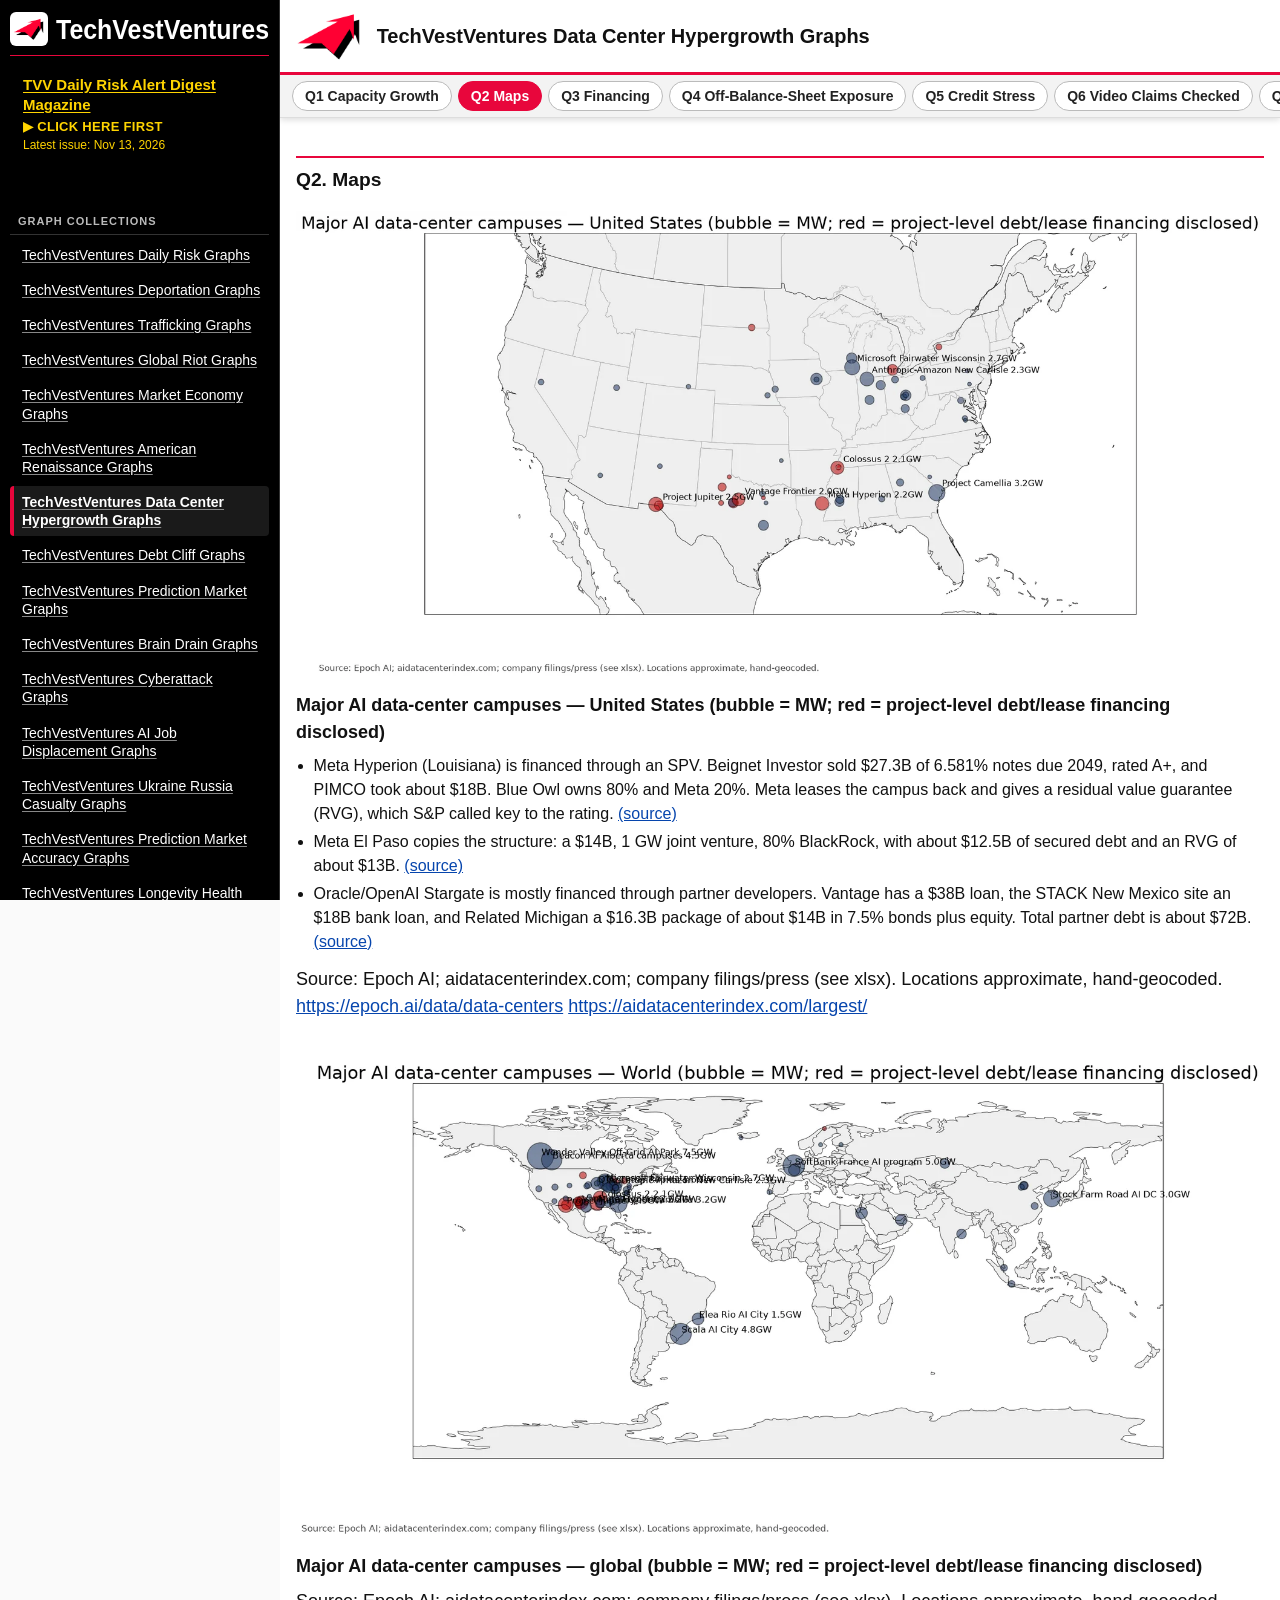
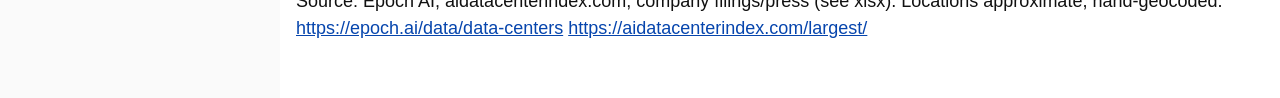
<file: issues/Q2.html>
<!doctype html><html lang="en"><head><meta charset="utf-8"><meta name="viewport" content="width=device-width,initial-scale=1"><title>TechVestVentures Data Center Hypergrowth Graphs — Q2</title><link rel="icon" href="../assets/favicon.svg" type="image/svg+xml"><link rel="icon" href="../assets/favicon-32.png" sizes="32x32" type="image/png"><link rel="apple-touch-icon" href="../assets/apple-touch-icon.png"><link rel="stylesheet" href="../assets/style.css"><script>if(!/[?&]raw/.test(location.search))location.replace("../index.html#Q2")</script></head><body><main id="issue"><h2 class="desk">Q2. Maps</h2><figure class="g"><img src="img/03a_map_us_campuses.webp" alt="Major AI data-center campuses — United States (bubble = MW; red = project-level debt/lease financing disclosed)" loading="lazy"><figcaption><span class="t">Major AI data-center campuses — United States (bubble = MW; red = project-level debt/lease financing disclosed)</span><ul><li>Meta Hyperion (Louisiana) is financed through an SPV. Beignet Investor sold $27.3B of 6.581% notes due 2049, rated A+, and PIMCO took about $18B. Blue Owl owns 80% and Meta 20%. Meta leases the campus back and gives a residual value guarantee (RVG), which S&amp;P called key to the rating. <a href="https://investor.atmeta.com/investor-news/press-release-details/2025/Meta-Announces-Joint-Venture-with-Funds-Managed-by-Blue-Owl-Capital-to-Develop-Hyperion-Data-Center/default.aspx">(source)</a></li><li>Meta El Paso copies the structure: a $14B, 1 GW joint venture, 80% BlackRock, with about $12.5B of secured debt and an RVG of about $13B. <a href="https://investor.atmeta.com/investor-news/press-release-details/2026/Meta-Announces-New-Strategic-Venture-with-BlackRock-to-Develop-Data-Center-in-El-Paso/">(source)</a></li><li>Oracle/OpenAI Stargate is mostly financed through partner developers. Vantage has a $38B loan, the STACK New Mexico site an $18B bank loan, and Related Michigan a $16.3B package of about $14B in 7.5% bonds plus equity. Total partner debt is about $72B. <a href="https://octus.com/resources/articles/banks-prep-series-of-multibillion-dollar-debt-offerings-for-oracle/">(source)</a></li></ul><p>Source: Epoch AI; aidatacenterindex.com; company filings/press (see xlsx). Locations approximate, hand-geocoded.<br><a href="https://epoch.ai/data/data-centers">https://epoch.ai/data/data-centers</a> <a href="https://aidatacenterindex.com/largest/">https://aidatacenterindex.com/largest/</a></p></figcaption></figure>
<figure class="g"><img src="img/03b_map_global_campuses.webp" alt="Major AI data-center campuses — global (bubble = MW; red = project-level debt/lease financing disclosed)" loading="lazy"><figcaption><span class="t">Major AI data-center campuses — global (bubble = MW; red = project-level debt/lease financing disclosed)</span><p>Source: Epoch AI; aidatacenterindex.com; company filings/press (see xlsx). Locations approximate, hand-geocoded.<br><a href="https://epoch.ai/data/data-centers">https://epoch.ai/data/data-centers</a> <a href="https://aidatacenterindex.com/largest/">https://aidatacenterindex.com/largest/</a></p></figcaption></figure></main></body></html>
</file>
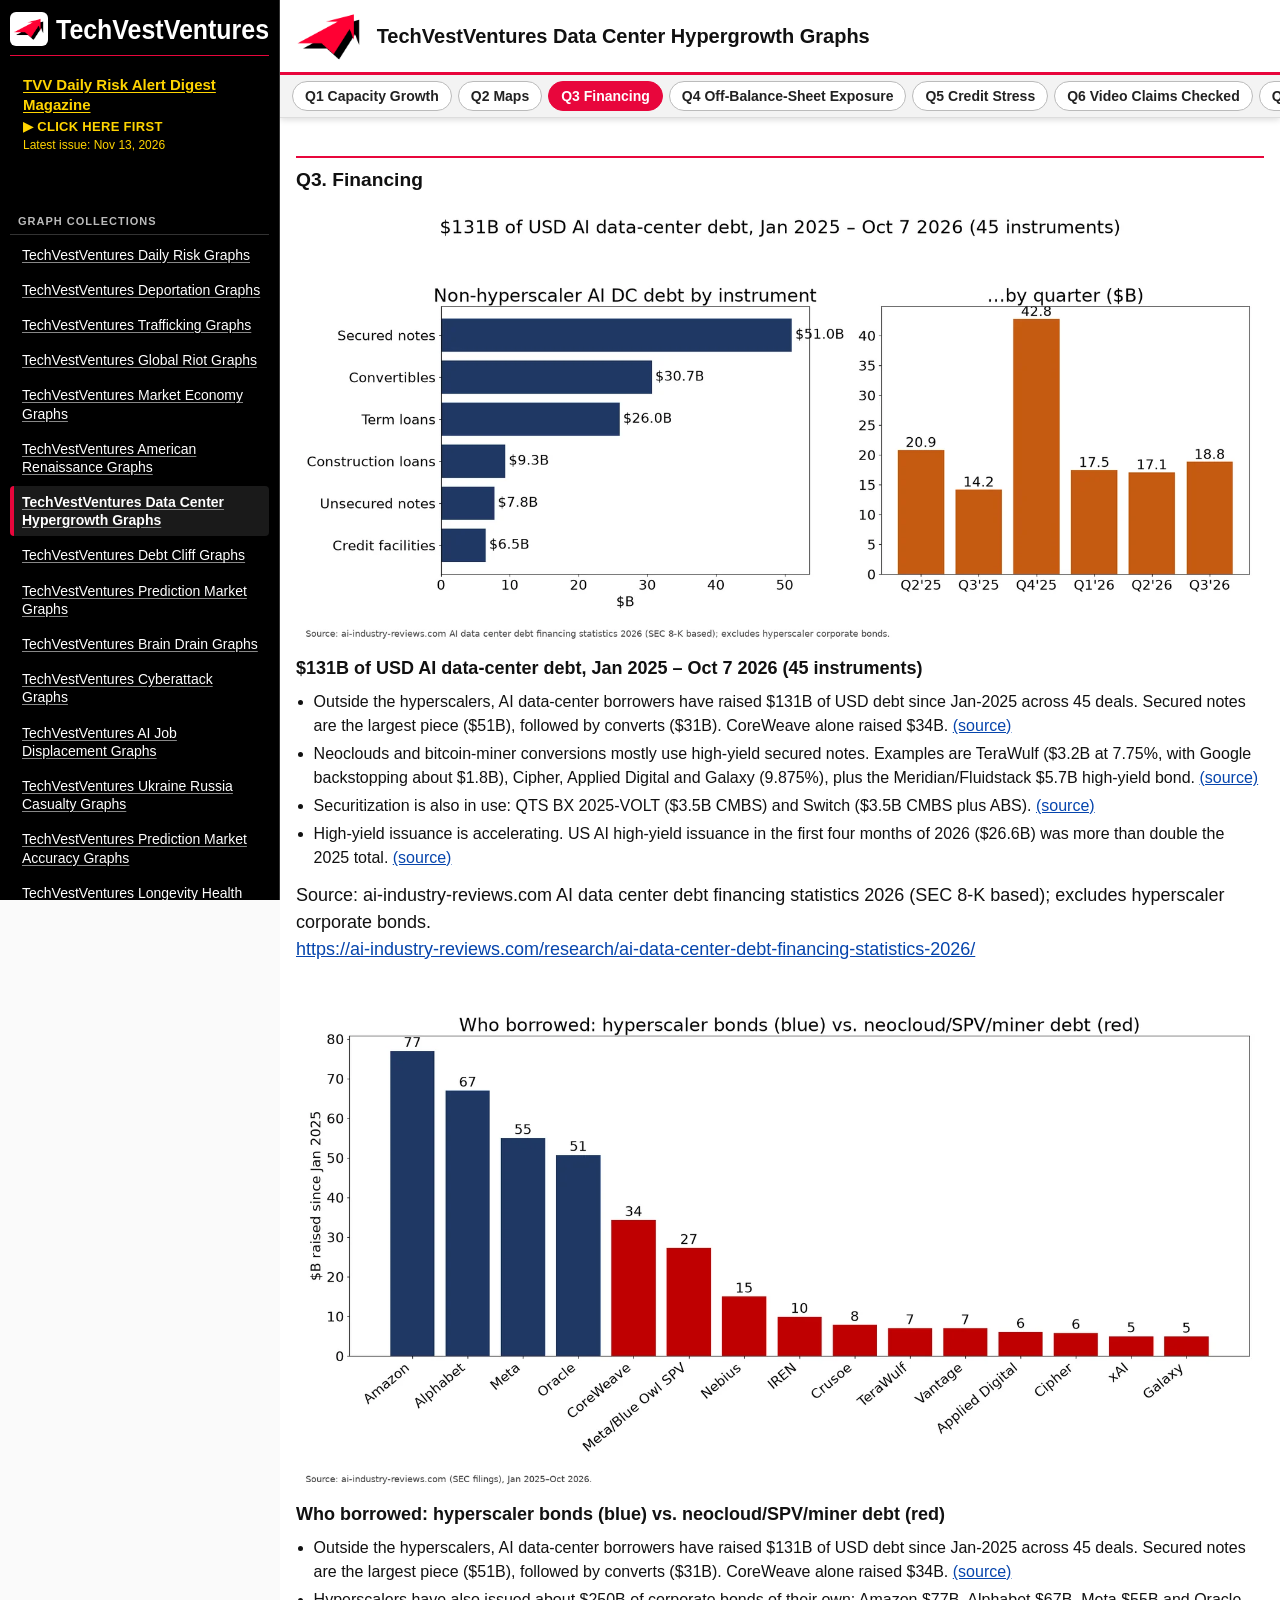
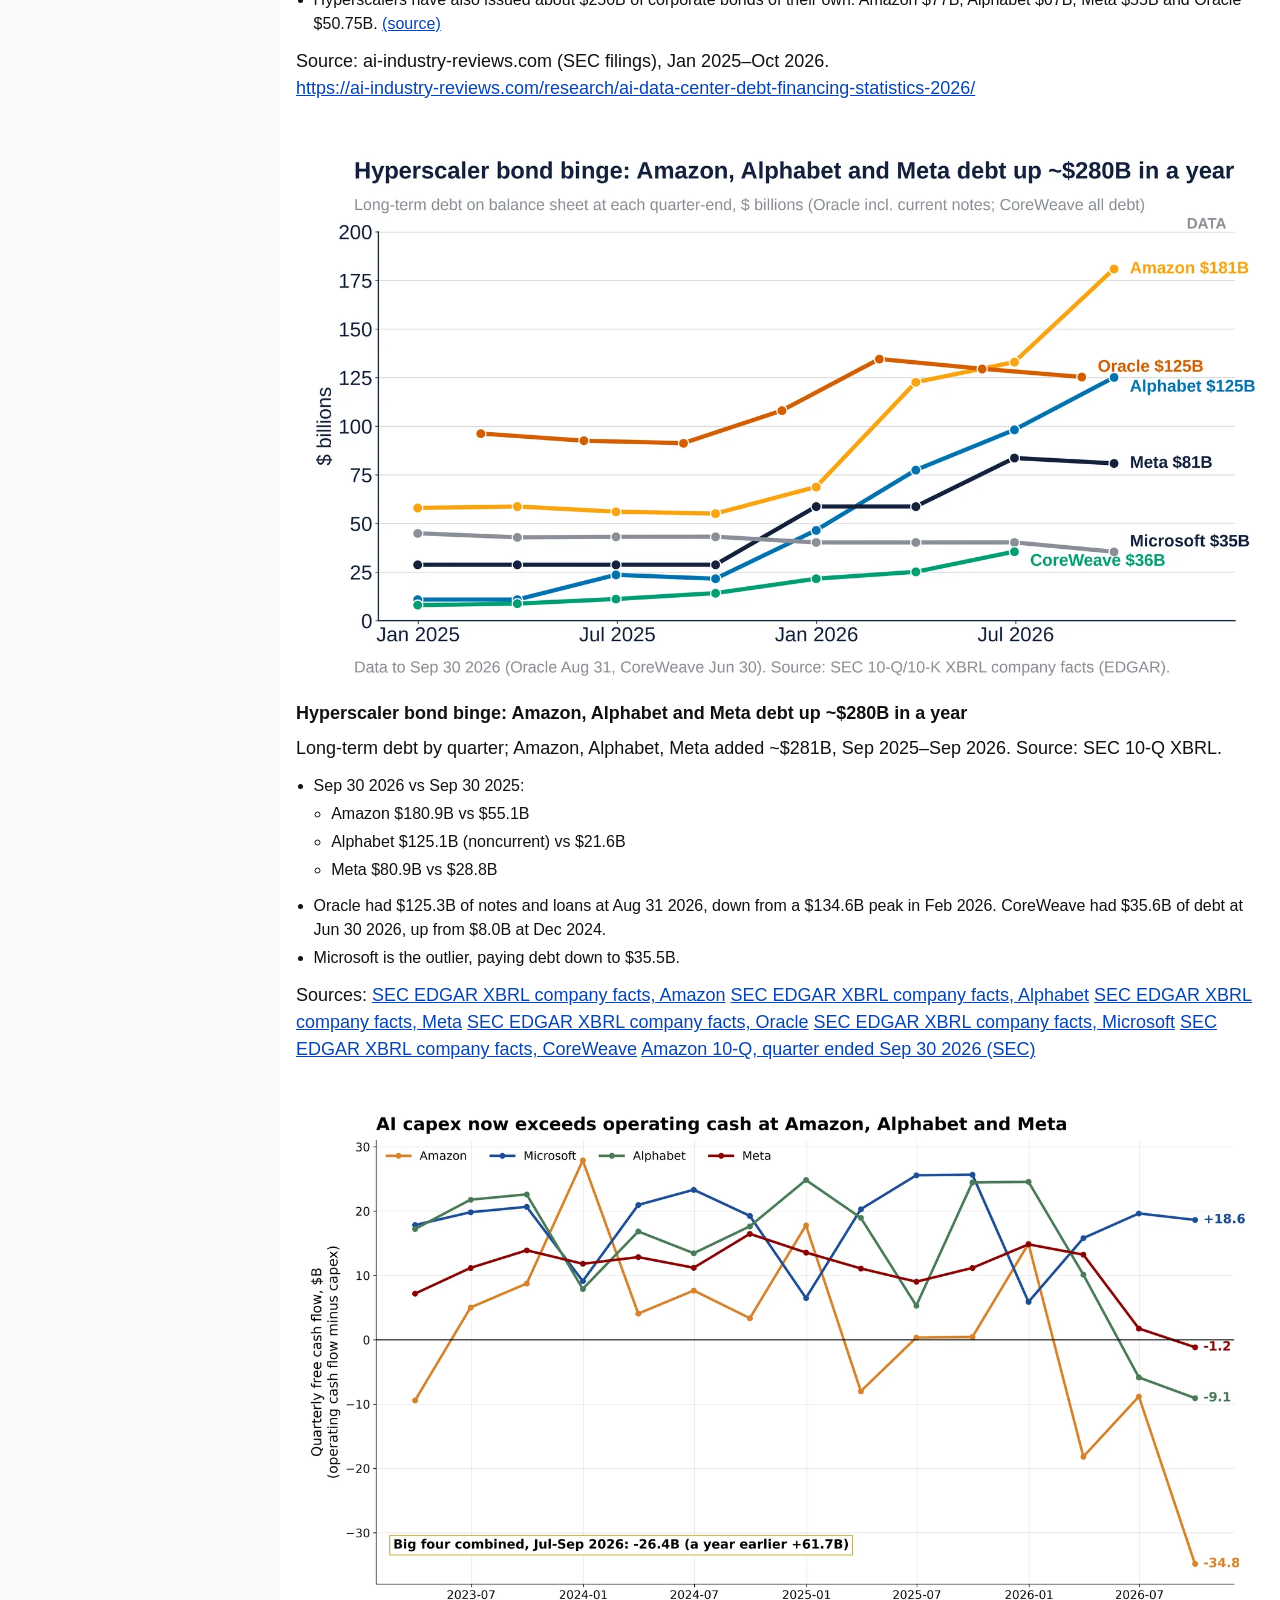
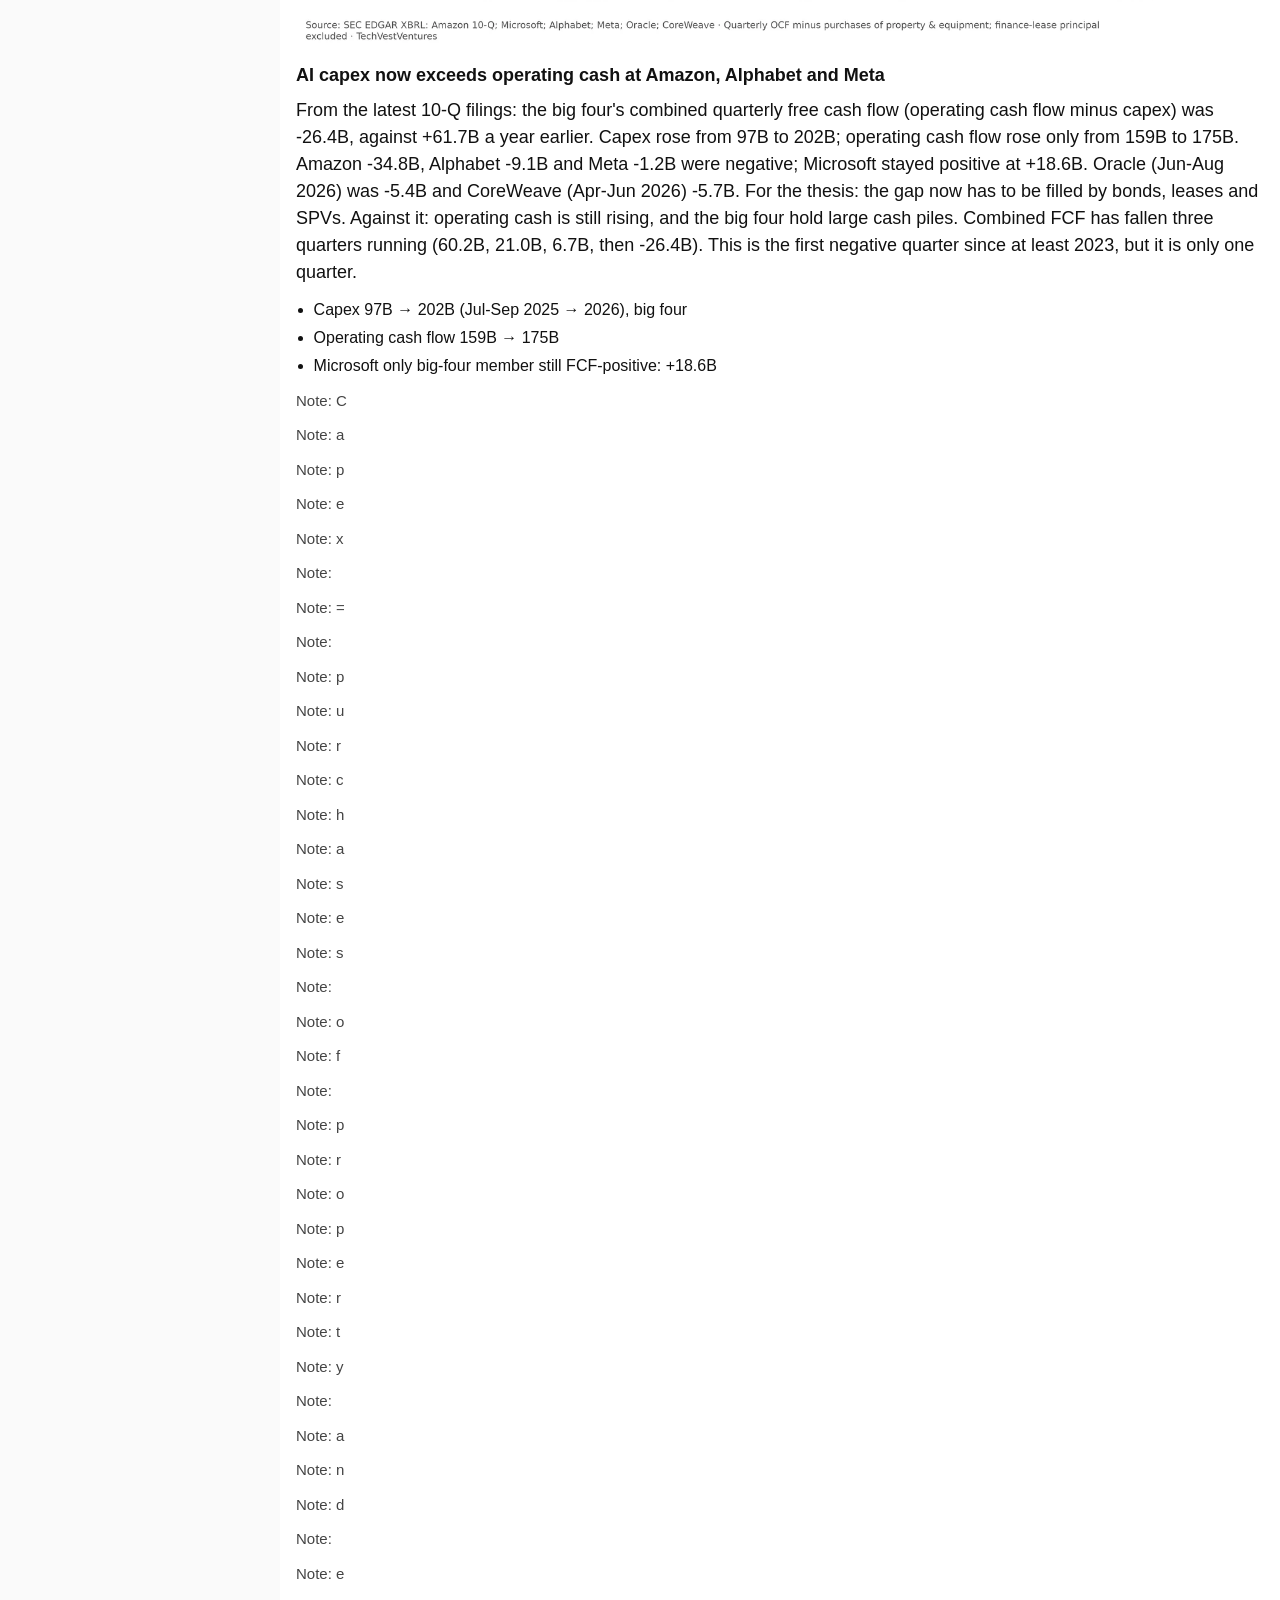
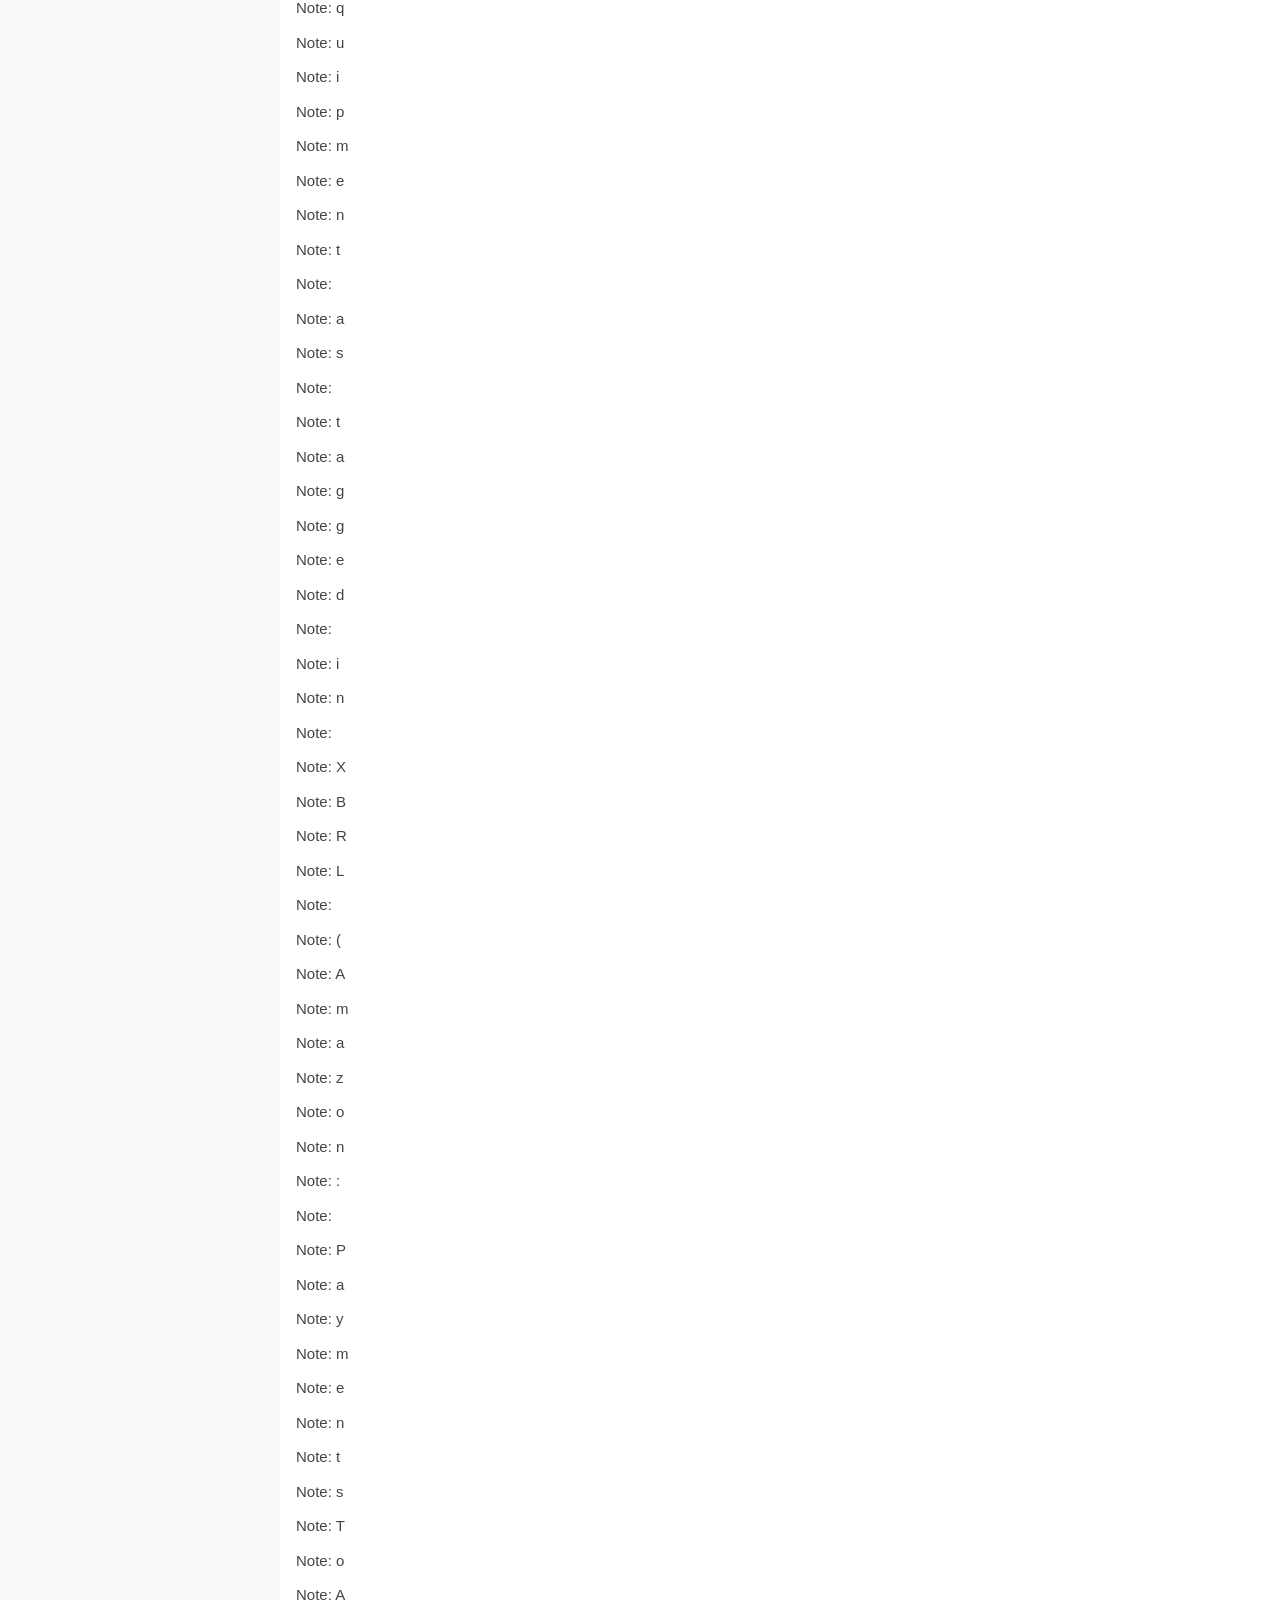
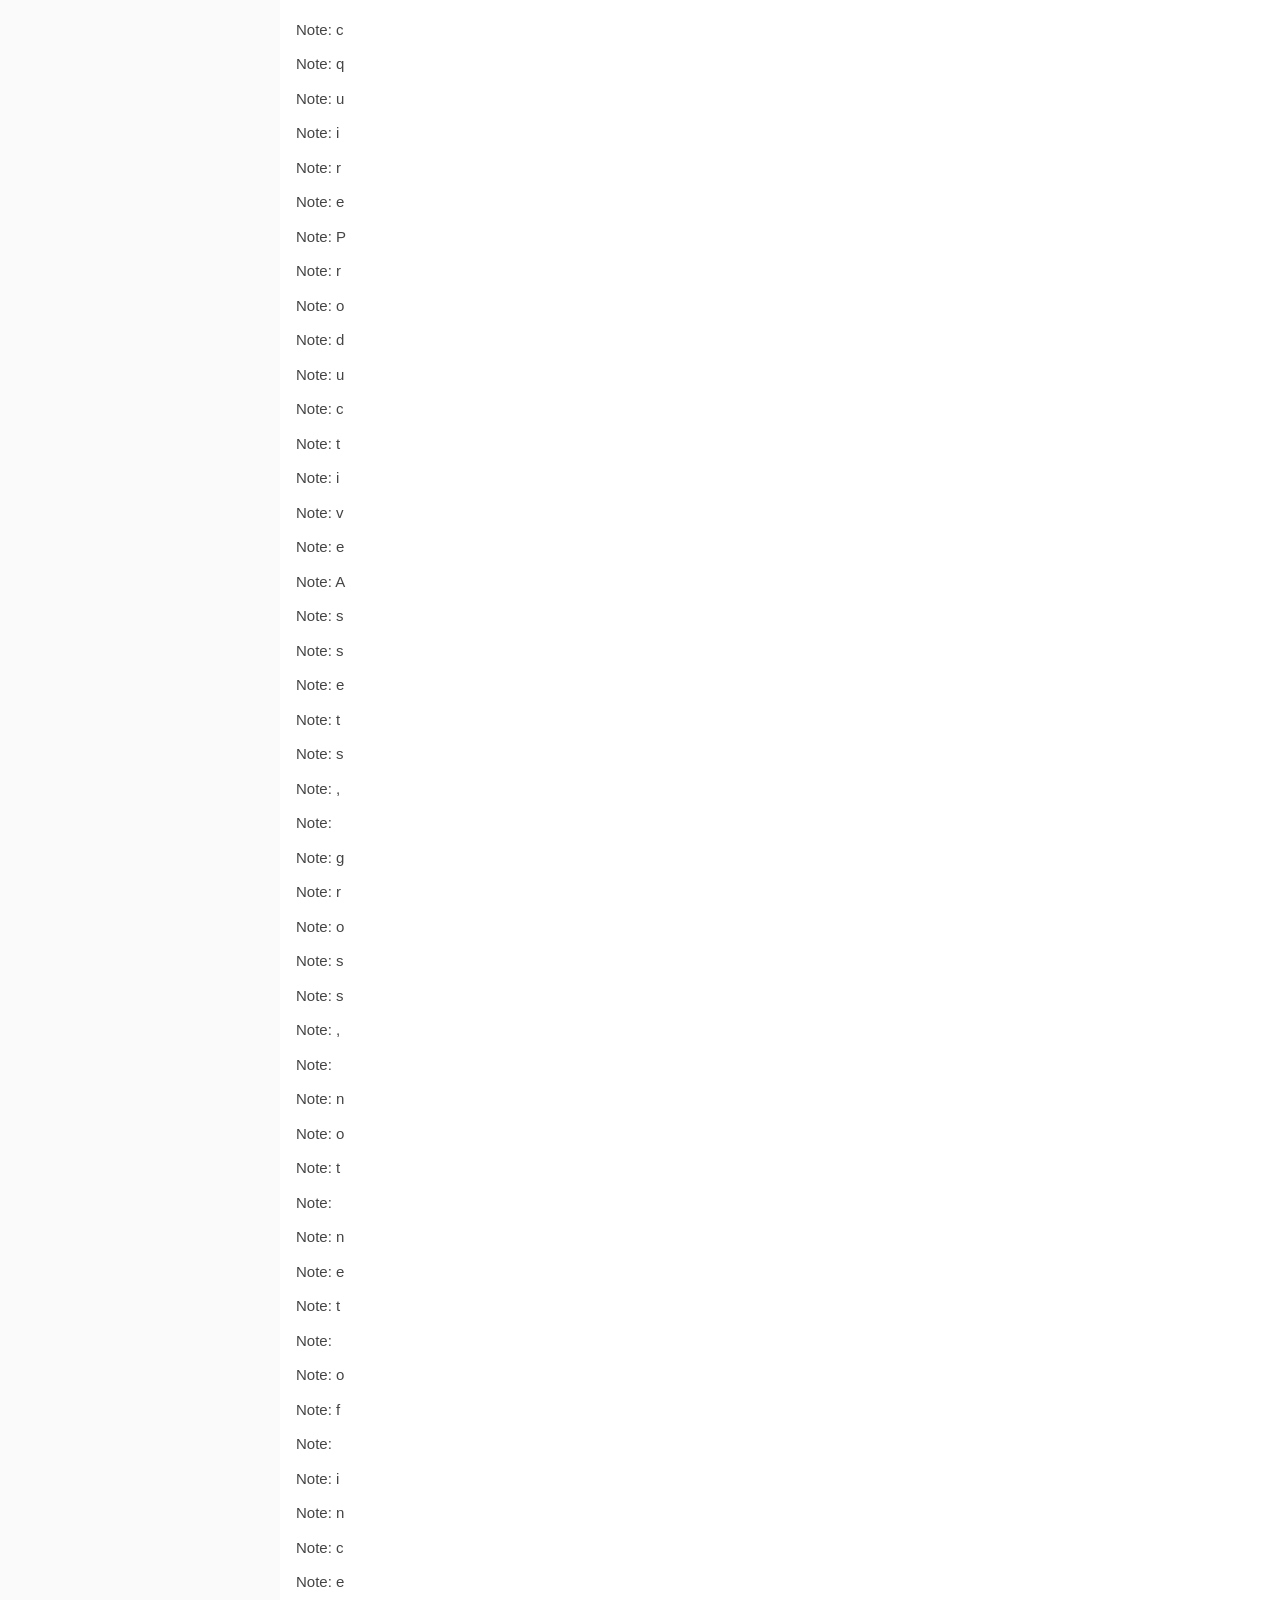
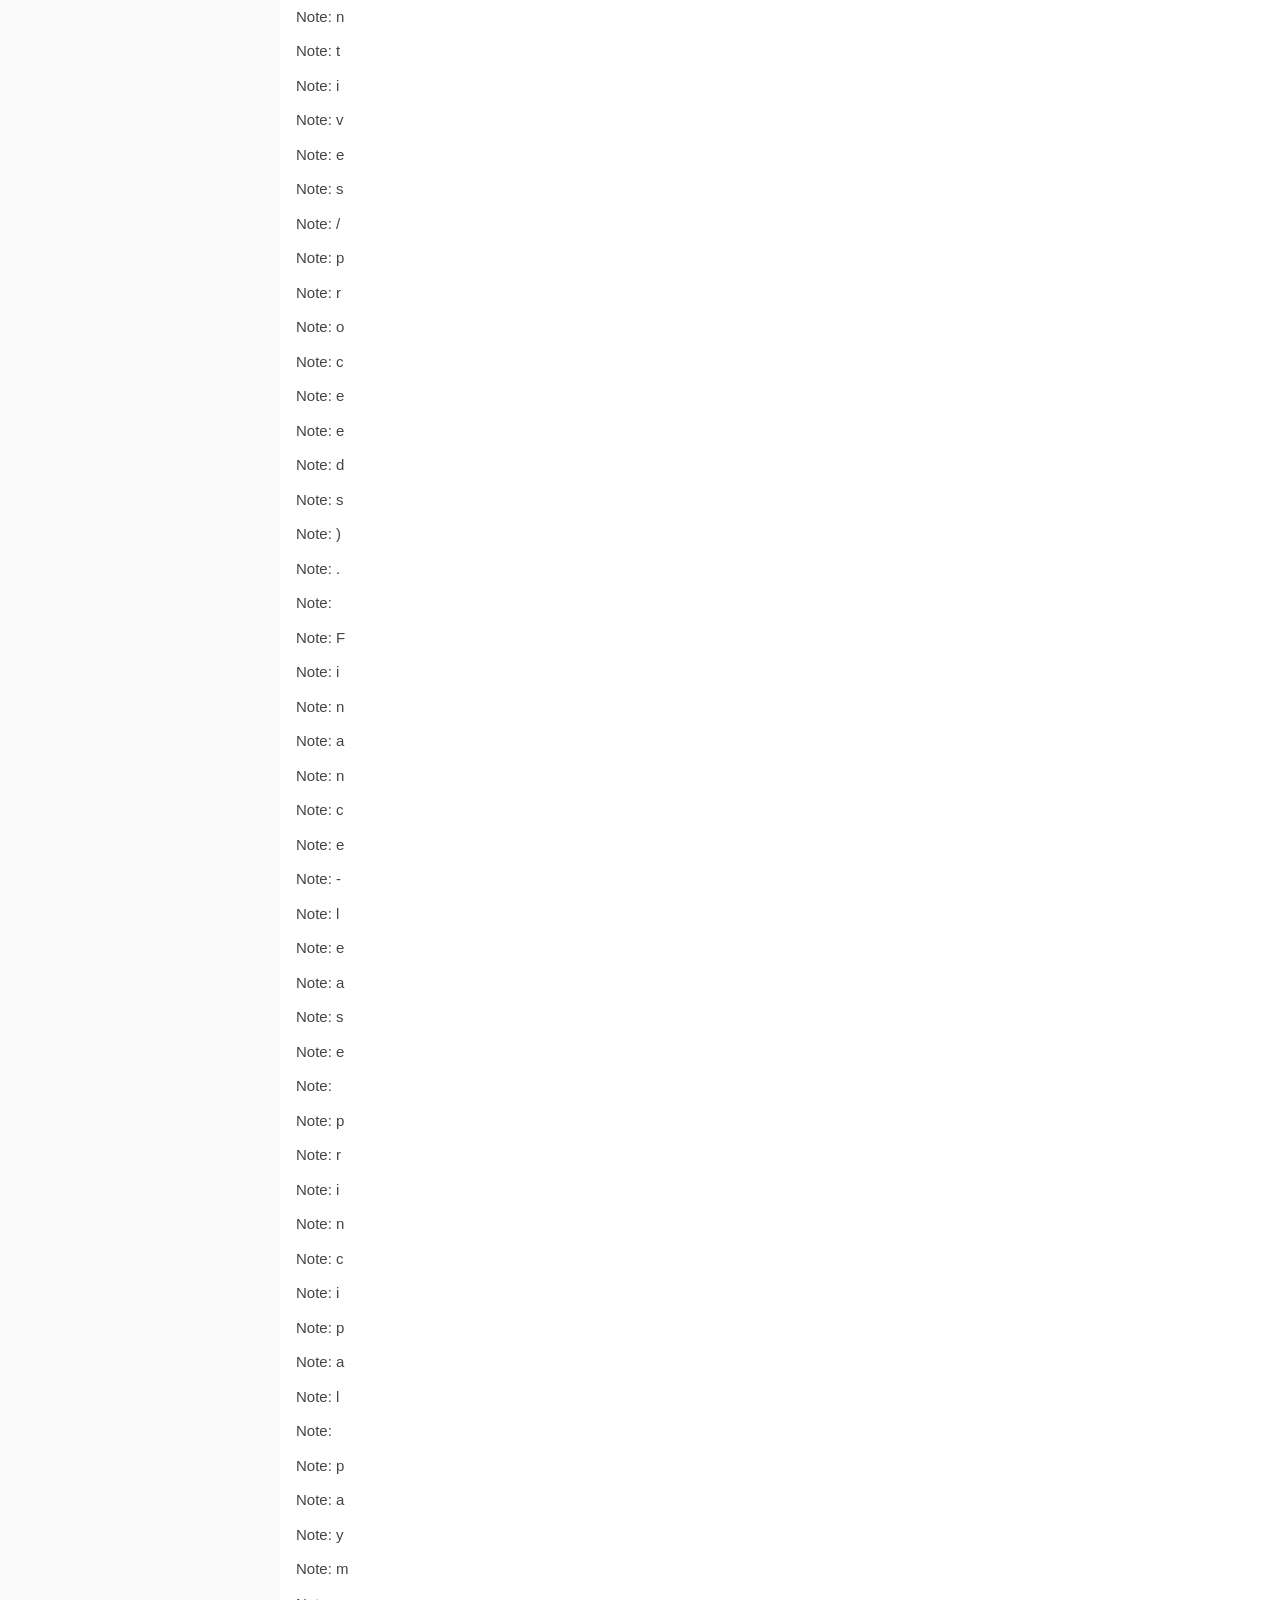
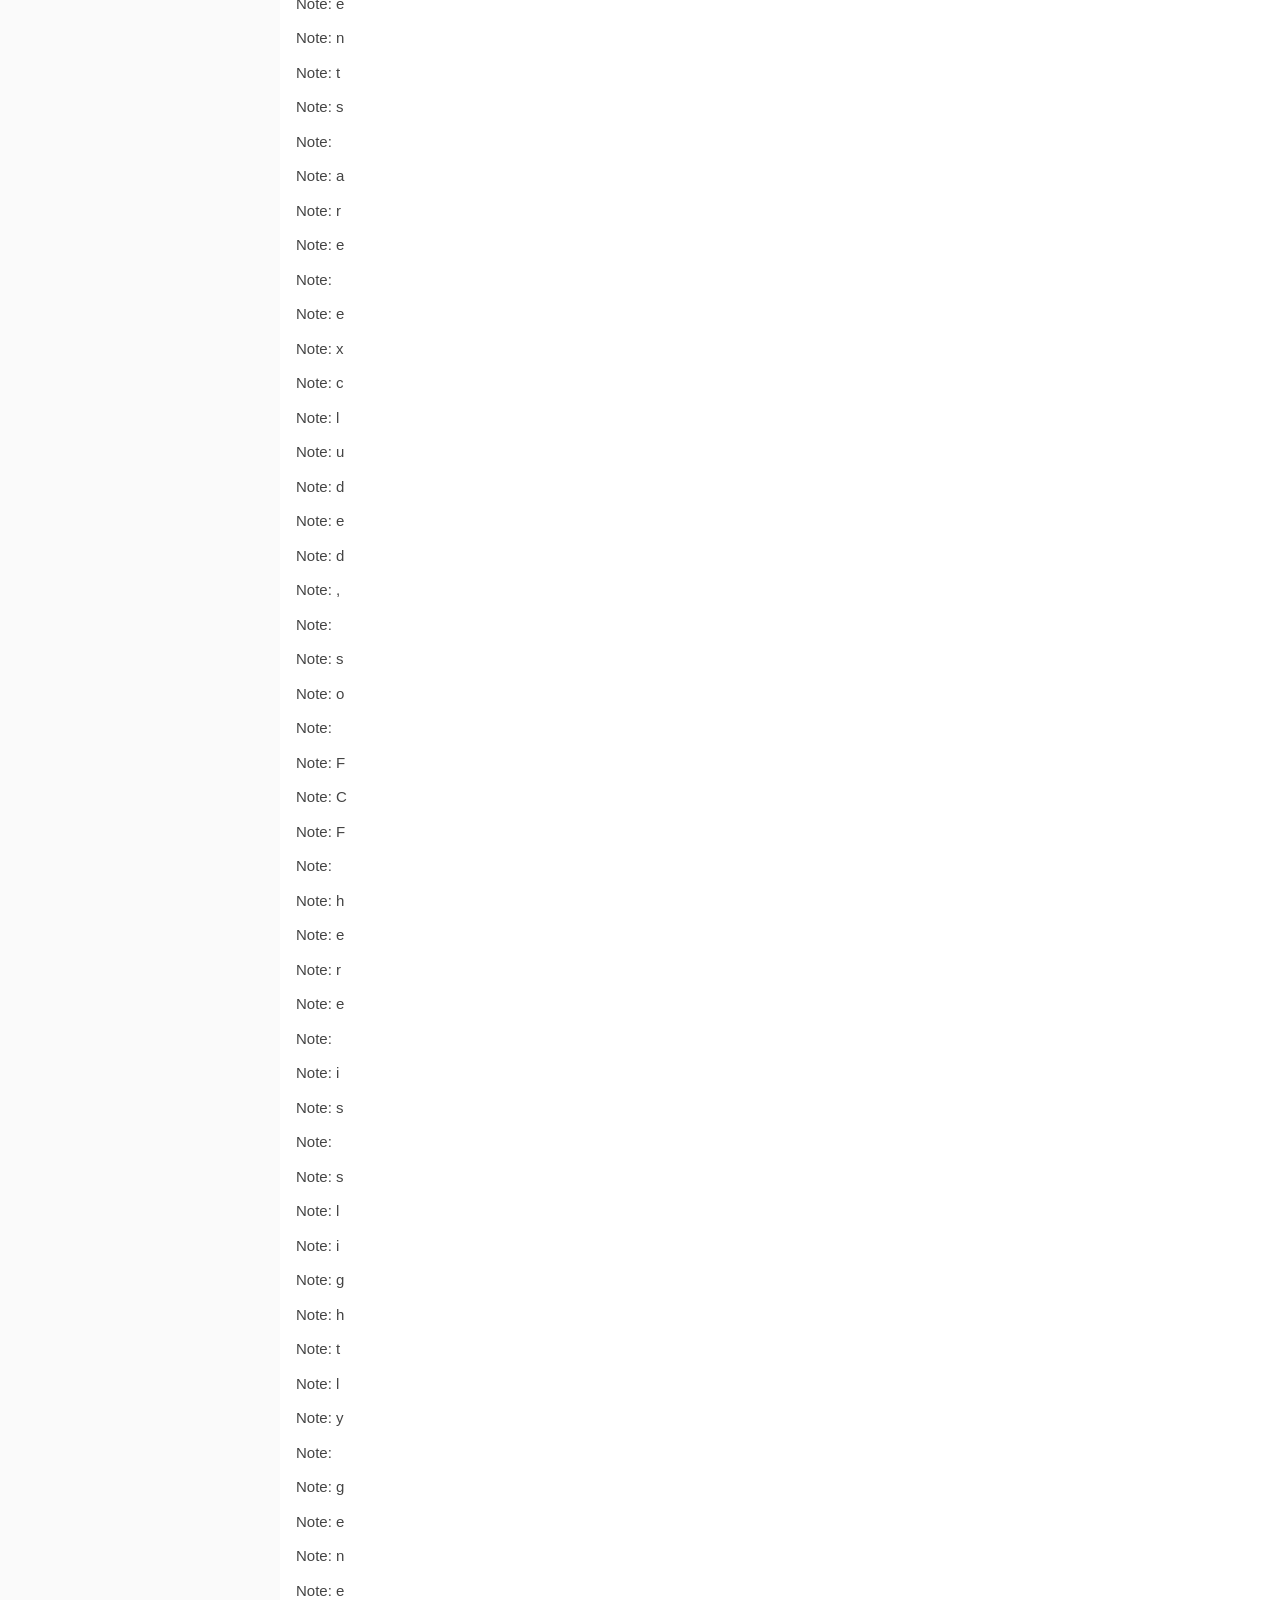
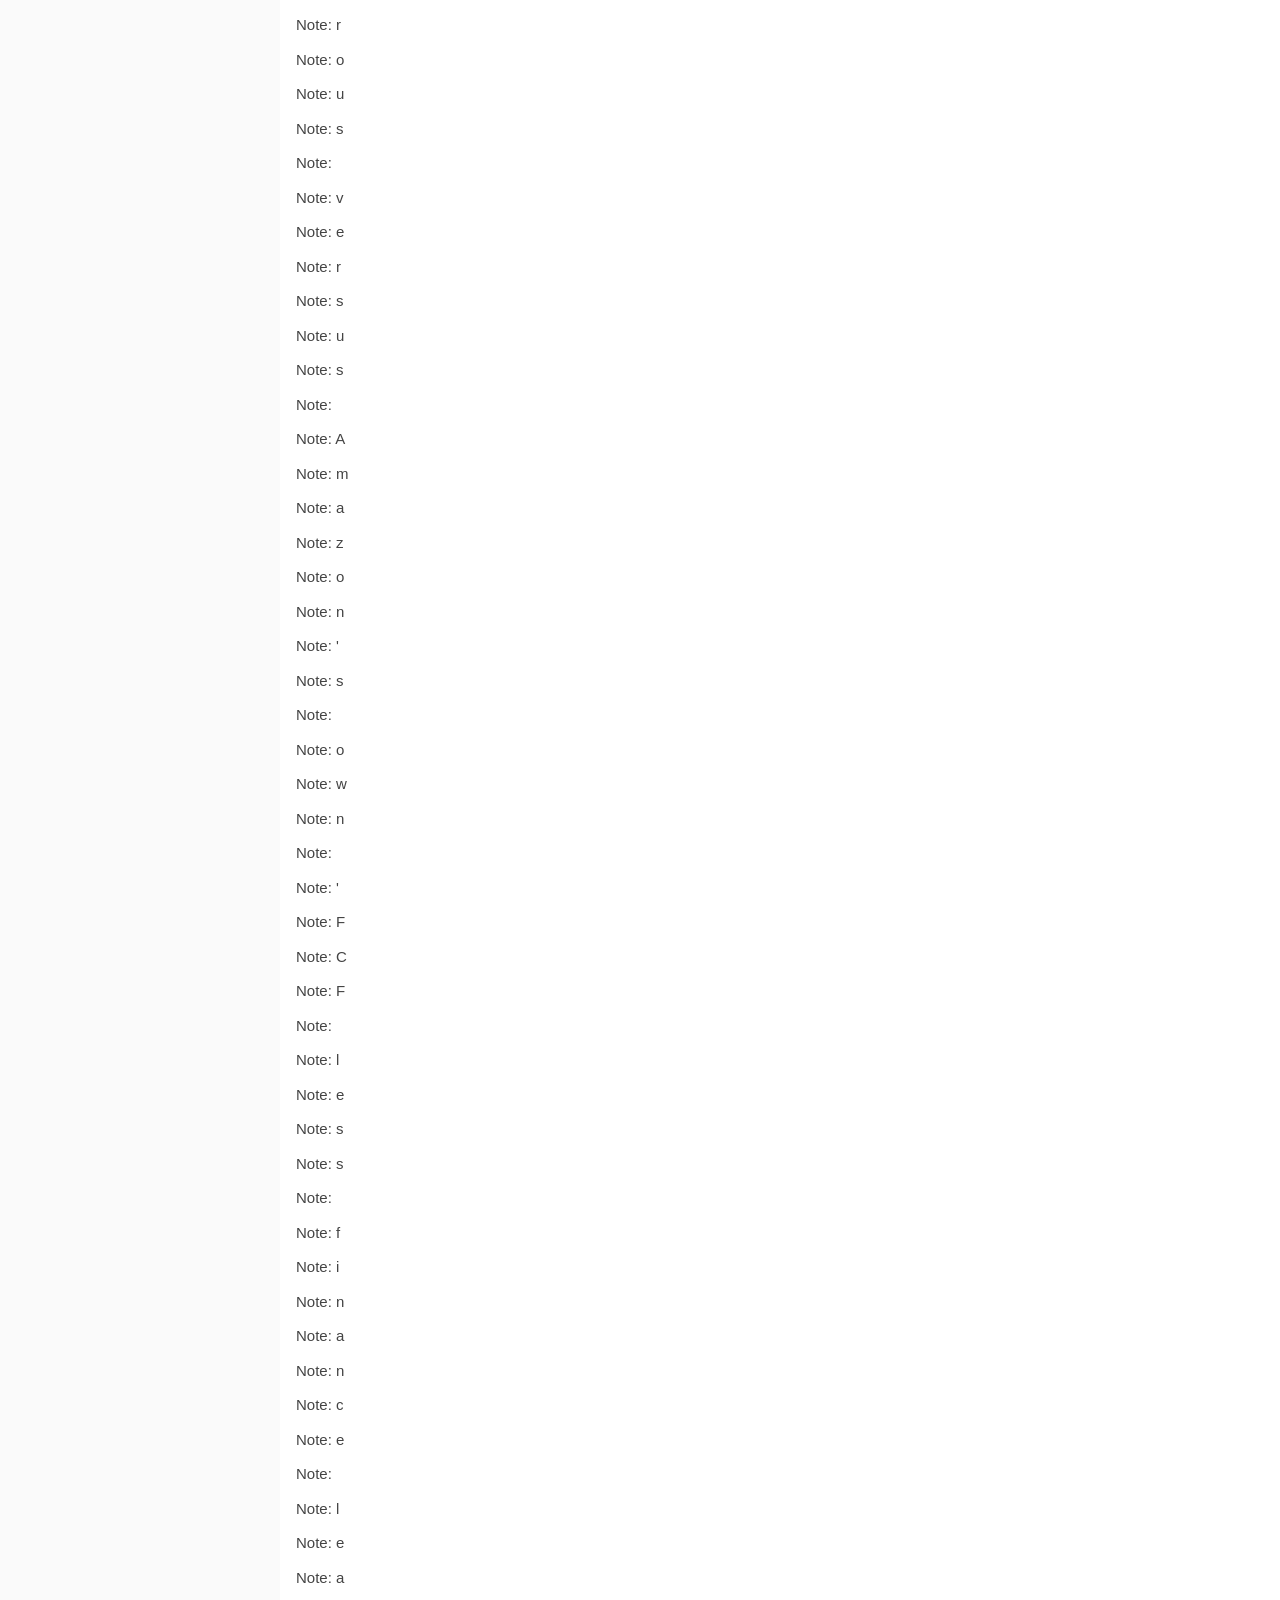
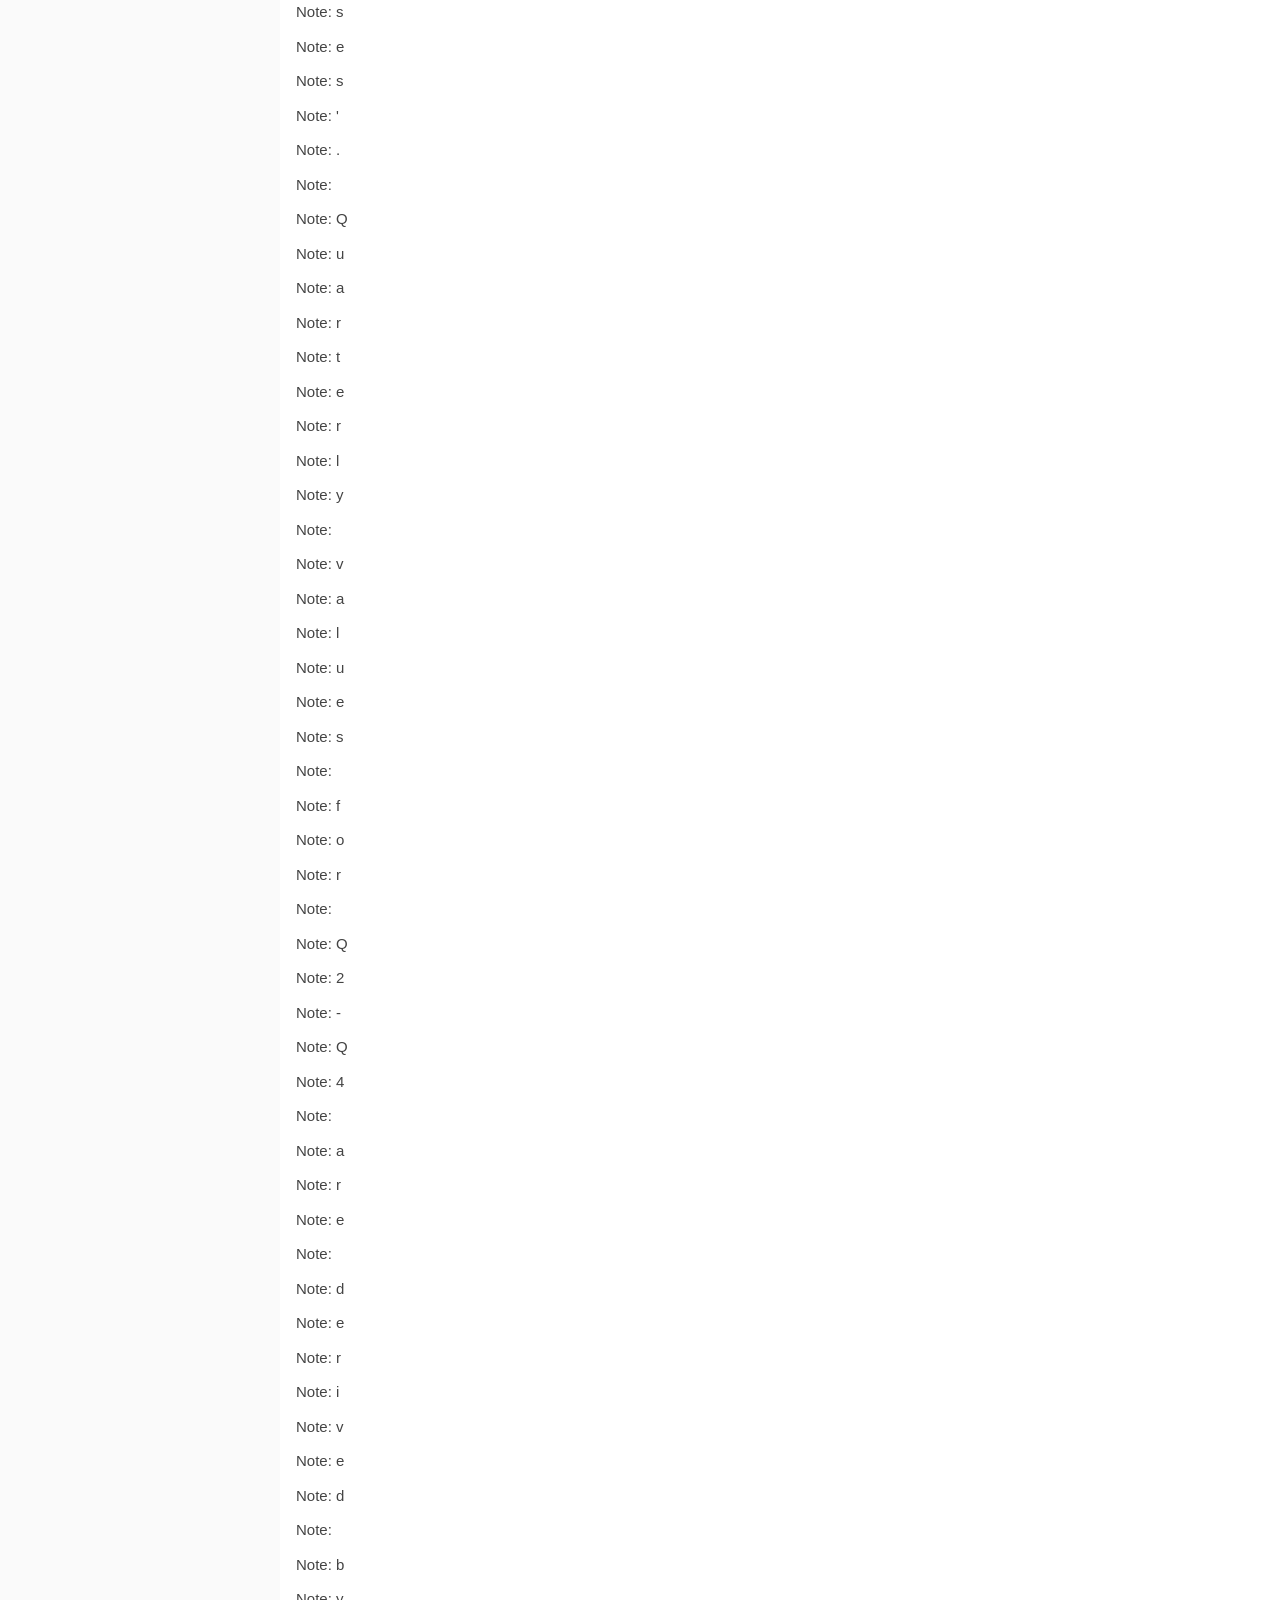
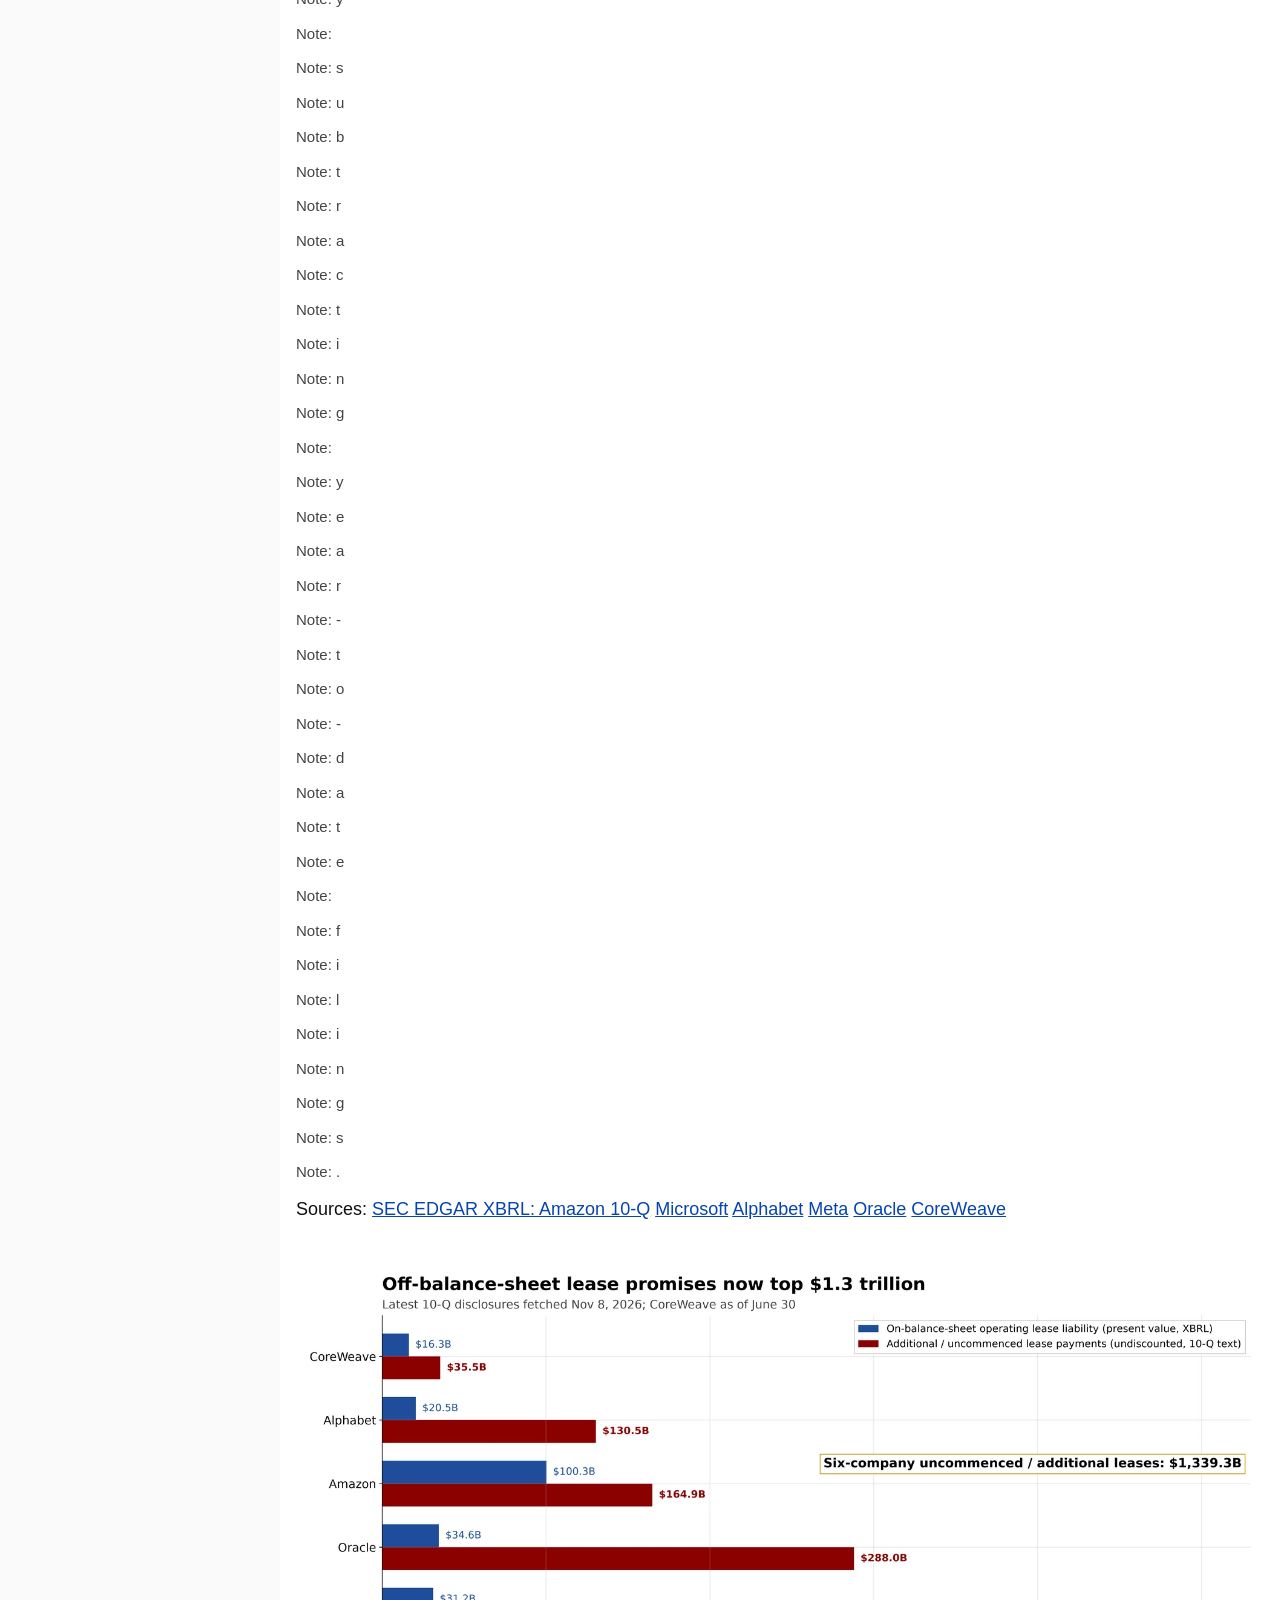
<file: issues/Q3.html>
<!doctype html><html lang="en"><head><meta charset="utf-8"><meta name="viewport" content="width=device-width,initial-scale=1"><title>TechVestVentures Data Center Hypergrowth Graphs — Q3</title><link rel="icon" href="../assets/favicon.svg" type="image/svg+xml"><link rel="icon" href="../assets/favicon-32.png" sizes="32x32" type="image/png"><link rel="apple-touch-icon" href="../assets/apple-touch-icon.png"><link rel="stylesheet" href="../assets/style.css"><script>if(!/[?&]raw/.test(location.search))location.replace("../index.html#Q3")</script></head><body><main id="issue"><h2 class="desk">Q3. Financing</h2><figure class="g"><img src="img/04_financing_mix.webp" alt="$131B of USD AI data-center debt, Jan 2025 – Oct 7 2026 (45 instruments)" loading="lazy"><figcaption><span class="t">$131B of USD AI data-center debt, Jan 2025 – Oct 7 2026 (45 instruments)</span><ul><li>Outside the hyperscalers, AI data-center borrowers have raised $131B of USD debt since Jan-2025 across 45 deals. Secured notes are the largest piece ($51B), followed by converts ($31B). CoreWeave alone raised $34B. <a href="https://ai-industry-reviews.com/research/ai-data-center-debt-financing-statistics-2026/">(source)</a></li><li>Neoclouds and bitcoin-miner conversions mostly use high-yield secured notes. Examples are TeraWulf ($3.2B at 7.75%, with Google backstopping about $1.8B), Cipher, Applied Digital and Galaxy (9.875%), plus the Meridian/Fluidstack $5.7B high-yield bond. <a href="https://debtexplorer.whitecase.com/leveraged-finance-commentary/high-yield-bond-markets-ride-the-data-center-boom">(source)</a></li><li>Securitization is also in use: QTS BX 2025-VOLT ($3.5B CMBS) and Switch ($3.5B CMBS plus ABS). <a href="https://computelaw.blog/deals/ai-data-center-securitization/">(source)</a></li><li>High-yield issuance is accelerating. US AI high-yield issuance in the first four months of 2026 ($26.6B) was more than double the 2025 total. <a href="https://debtexplorer.whitecase.com/leveraged-finance-commentary/high-yield-bond-markets-ride-the-data-center-boom">(source)</a></li></ul><p>Source: ai-industry-reviews.com AI data center debt financing statistics 2026 (SEC 8-K based); excludes hyperscaler corporate bonds.<br><a href="https://ai-industry-reviews.com/research/ai-data-center-debt-financing-statistics-2026/">https://ai-industry-reviews.com/research/ai-data-center-debt-financing-statistics-2026/</a></p></figcaption></figure>
<figure class="g"><img src="img/05_debt_by_borrower.webp" alt="Who borrowed: hyperscaler bonds (blue) vs. neocloud/SPV/miner debt (red)" loading="lazy"><figcaption><span class="t">Who borrowed: hyperscaler bonds (blue) vs. neocloud/SPV/miner debt (red)</span><ul><li>Outside the hyperscalers, AI data-center borrowers have raised $131B of USD debt since Jan-2025 across 45 deals. Secured notes are the largest piece ($51B), followed by converts ($31B). CoreWeave alone raised $34B. <a href="https://ai-industry-reviews.com/research/ai-data-center-debt-financing-statistics-2026/">(source)</a></li><li>Hyperscalers have also issued about $250B of corporate bonds of their own: Amazon $77B, Alphabet $67B, Meta $55B and Oracle $50.75B. <a href="https://ai-industry-reviews.com/research/ai-data-center-debt-financing-statistics-2026/">(source)</a></li></ul><p>Source: ai-industry-reviews.com (SEC filings), Jan 2025–Oct 2026.<br><a href="https://ai-industry-reviews.com/research/ai-data-center-debt-financing-statistics-2026/">https://ai-industry-reviews.com/research/ai-data-center-debt-financing-statistics-2026/</a></p></figcaption></figure>
<figure class="g w"><img src="img/W2026-10-30-N1.webp" alt="Hyperscaler bond binge: Amazon, Alphabet and Meta debt up ~$280B in a year" loading="lazy"><figcaption><span class="t">Hyperscaler bond binge: Amazon, Alphabet and Meta debt up ~$280B in a year</span><p>Long-term debt by quarter; Amazon, Alphabet, Meta added ~$281B, Sep 2025–Sep 2026. Source: SEC 10-Q XBRL.</p><ul><li>Sep 30 2026 vs Sep 30 2025:<ul><li>Amazon $180.9B vs $55.1B</li><li>Alphabet $125.1B (noncurrent) vs $21.6B</li><li>Meta $80.9B vs $28.8B</li></ul></li><li>Oracle had $125.3B of notes and loans at Aug 31 2026, down from a $134.6B peak in Feb 2026. CoreWeave had $35.6B of debt at Jun 30 2026, up from $8.0B at Dec 2024.</li><li>Microsoft is the outlier, paying debt down to $35.5B.</li></ul><p>Sources: <a href="https://data.sec.gov/api/xbrl/companyfacts/CIK0001018724.json">SEC EDGAR XBRL company facts, Amazon</a> <a href="https://data.sec.gov/api/xbrl/companyfacts/CIK0001652044.json">SEC EDGAR XBRL company facts, Alphabet</a> <a href="https://data.sec.gov/api/xbrl/companyfacts/CIK0001326801.json">SEC EDGAR XBRL company facts, Meta</a> <a href="https://data.sec.gov/api/xbrl/companyfacts/CIK0001341439.json">SEC EDGAR XBRL company facts, Oracle</a> <a href="https://data.sec.gov/api/xbrl/companyfacts/CIK0000789019.json">SEC EDGAR XBRL company facts, Microsoft</a> <a href="https://data.sec.gov/api/xbrl/companyfacts/CIK0001769628.json">SEC EDGAR XBRL company facts, CoreWeave</a> <a href="https://www.sec.gov/Archives/edgar/data/1018724/000101872426000040/amzn-20260930.htm">Amazon 10-Q, quarter ended Sep 30 2026 (SEC)</a></p></figcaption></figure>
<figure class="g w"><img src="img/W2026-11-01-N6.webp" alt="AI capex now exceeds operating cash at Amazon, Alphabet and Meta" loading="lazy"><figcaption><span class="t">AI capex now exceeds operating cash at Amazon, Alphabet and Meta</span><p>From the latest 10-Q filings: the big four&#x27;s combined quarterly free cash flow (operating cash flow minus capex) was -26.4B, against +61.7B a year earlier. Capex rose from 97B to 202B; operating cash flow rose only from 159B to 175B. Amazon -34.8B, Alphabet -9.1B and Meta -1.2B were negative; Microsoft stayed positive at +18.6B. Oracle (Jun-Aug 2026) was -5.4B and CoreWeave (Apr-Jun 2026) -5.7B. For the thesis: the gap now has to be filled by bonds, leases and SPVs. Against it: operating cash is still rising, and the big four hold large cash piles. Combined FCF has fallen three quarters running (60.2B, 21.0B, 6.7B, then -26.4B). This is the first negative quarter since at least 2023, but it is only one quarter.</p><ul><li>Capex 97B → 202B (Jul-Sep 2025 → 2026), big four</li><li>Operating cash flow 159B → 175B</li><li>Microsoft only big-four member still FCF-positive: +18.6B</li></ul><p class="nt">Note: C</p><p class="nt">Note: a</p><p class="nt">Note: p</p><p class="nt">Note: e</p><p class="nt">Note: x</p><p class="nt">Note:  </p><p class="nt">Note: =</p><p class="nt">Note:  </p><p class="nt">Note: p</p><p class="nt">Note: u</p><p class="nt">Note: r</p><p class="nt">Note: c</p><p class="nt">Note: h</p><p class="nt">Note: a</p><p class="nt">Note: s</p><p class="nt">Note: e</p><p class="nt">Note: s</p><p class="nt">Note:  </p><p class="nt">Note: o</p><p class="nt">Note: f</p><p class="nt">Note:  </p><p class="nt">Note: p</p><p class="nt">Note: r</p><p class="nt">Note: o</p><p class="nt">Note: p</p><p class="nt">Note: e</p><p class="nt">Note: r</p><p class="nt">Note: t</p><p class="nt">Note: y</p><p class="nt">Note:  </p><p class="nt">Note: a</p><p class="nt">Note: n</p><p class="nt">Note: d</p><p class="nt">Note:  </p><p class="nt">Note: e</p><p class="nt">Note: q</p><p class="nt">Note: u</p><p class="nt">Note: i</p><p class="nt">Note: p</p><p class="nt">Note: m</p><p class="nt">Note: e</p><p class="nt">Note: n</p><p class="nt">Note: t</p><p class="nt">Note:  </p><p class="nt">Note: a</p><p class="nt">Note: s</p><p class="nt">Note:  </p><p class="nt">Note: t</p><p class="nt">Note: a</p><p class="nt">Note: g</p><p class="nt">Note: g</p><p class="nt">Note: e</p><p class="nt">Note: d</p><p class="nt">Note:  </p><p class="nt">Note: i</p><p class="nt">Note: n</p><p class="nt">Note:  </p><p class="nt">Note: X</p><p class="nt">Note: B</p><p class="nt">Note: R</p><p class="nt">Note: L</p><p class="nt">Note:  </p><p class="nt">Note: (</p><p class="nt">Note: A</p><p class="nt">Note: m</p><p class="nt">Note: a</p><p class="nt">Note: z</p><p class="nt">Note: o</p><p class="nt">Note: n</p><p class="nt">Note: :</p><p class="nt">Note:  </p><p class="nt">Note: P</p><p class="nt">Note: a</p><p class="nt">Note: y</p><p class="nt">Note: m</p><p class="nt">Note: e</p><p class="nt">Note: n</p><p class="nt">Note: t</p><p class="nt">Note: s</p><p class="nt">Note: T</p><p class="nt">Note: o</p><p class="nt">Note: A</p><p class="nt">Note: c</p><p class="nt">Note: q</p><p class="nt">Note: u</p><p class="nt">Note: i</p><p class="nt">Note: r</p><p class="nt">Note: e</p><p class="nt">Note: P</p><p class="nt">Note: r</p><p class="nt">Note: o</p><p class="nt">Note: d</p><p class="nt">Note: u</p><p class="nt">Note: c</p><p class="nt">Note: t</p><p class="nt">Note: i</p><p class="nt">Note: v</p><p class="nt">Note: e</p><p class="nt">Note: A</p><p class="nt">Note: s</p><p class="nt">Note: s</p><p class="nt">Note: e</p><p class="nt">Note: t</p><p class="nt">Note: s</p><p class="nt">Note: ,</p><p class="nt">Note:  </p><p class="nt">Note: g</p><p class="nt">Note: r</p><p class="nt">Note: o</p><p class="nt">Note: s</p><p class="nt">Note: s</p><p class="nt">Note: ,</p><p class="nt">Note:  </p><p class="nt">Note: n</p><p class="nt">Note: o</p><p class="nt">Note: t</p><p class="nt">Note:  </p><p class="nt">Note: n</p><p class="nt">Note: e</p><p class="nt">Note: t</p><p class="nt">Note:  </p><p class="nt">Note: o</p><p class="nt">Note: f</p><p class="nt">Note:  </p><p class="nt">Note: i</p><p class="nt">Note: n</p><p class="nt">Note: c</p><p class="nt">Note: e</p><p class="nt">Note: n</p><p class="nt">Note: t</p><p class="nt">Note: i</p><p class="nt">Note: v</p><p class="nt">Note: e</p><p class="nt">Note: s</p><p class="nt">Note: /</p><p class="nt">Note: p</p><p class="nt">Note: r</p><p class="nt">Note: o</p><p class="nt">Note: c</p><p class="nt">Note: e</p><p class="nt">Note: e</p><p class="nt">Note: d</p><p class="nt">Note: s</p><p class="nt">Note: )</p><p class="nt">Note: .</p><p class="nt">Note:  </p><p class="nt">Note: F</p><p class="nt">Note: i</p><p class="nt">Note: n</p><p class="nt">Note: a</p><p class="nt">Note: n</p><p class="nt">Note: c</p><p class="nt">Note: e</p><p class="nt">Note: -</p><p class="nt">Note: l</p><p class="nt">Note: e</p><p class="nt">Note: a</p><p class="nt">Note: s</p><p class="nt">Note: e</p><p class="nt">Note:  </p><p class="nt">Note: p</p><p class="nt">Note: r</p><p class="nt">Note: i</p><p class="nt">Note: n</p><p class="nt">Note: c</p><p class="nt">Note: i</p><p class="nt">Note: p</p><p class="nt">Note: a</p><p class="nt">Note: l</p><p class="nt">Note:  </p><p class="nt">Note: p</p><p class="nt">Note: a</p><p class="nt">Note: y</p><p class="nt">Note: m</p><p class="nt">Note: e</p><p class="nt">Note: n</p><p class="nt">Note: t</p><p class="nt">Note: s</p><p class="nt">Note:  </p><p class="nt">Note: a</p><p class="nt">Note: r</p><p class="nt">Note: e</p><p class="nt">Note:  </p><p class="nt">Note: e</p><p class="nt">Note: x</p><p class="nt">Note: c</p><p class="nt">Note: l</p><p class="nt">Note: u</p><p class="nt">Note: d</p><p class="nt">Note: e</p><p class="nt">Note: d</p><p class="nt">Note: ,</p><p class="nt">Note:  </p><p class="nt">Note: s</p><p class="nt">Note: o</p><p class="nt">Note:  </p><p class="nt">Note: F</p><p class="nt">Note: C</p><p class="nt">Note: F</p><p class="nt">Note:  </p><p class="nt">Note: h</p><p class="nt">Note: e</p><p class="nt">Note: r</p><p class="nt">Note: e</p><p class="nt">Note:  </p><p class="nt">Note: i</p><p class="nt">Note: s</p><p class="nt">Note:  </p><p class="nt">Note: s</p><p class="nt">Note: l</p><p class="nt">Note: i</p><p class="nt">Note: g</p><p class="nt">Note: h</p><p class="nt">Note: t</p><p class="nt">Note: l</p><p class="nt">Note: y</p><p class="nt">Note:  </p><p class="nt">Note: g</p><p class="nt">Note: e</p><p class="nt">Note: n</p><p class="nt">Note: e</p><p class="nt">Note: r</p><p class="nt">Note: o</p><p class="nt">Note: u</p><p class="nt">Note: s</p><p class="nt">Note:  </p><p class="nt">Note: v</p><p class="nt">Note: e</p><p class="nt">Note: r</p><p class="nt">Note: s</p><p class="nt">Note: u</p><p class="nt">Note: s</p><p class="nt">Note:  </p><p class="nt">Note: A</p><p class="nt">Note: m</p><p class="nt">Note: a</p><p class="nt">Note: z</p><p class="nt">Note: o</p><p class="nt">Note: n</p><p class="nt">Note: &#x27;</p><p class="nt">Note: s</p><p class="nt">Note:  </p><p class="nt">Note: o</p><p class="nt">Note: w</p><p class="nt">Note: n</p><p class="nt">Note:  </p><p class="nt">Note: &#x27;</p><p class="nt">Note: F</p><p class="nt">Note: C</p><p class="nt">Note: F</p><p class="nt">Note:  </p><p class="nt">Note: l</p><p class="nt">Note: e</p><p class="nt">Note: s</p><p class="nt">Note: s</p><p class="nt">Note:  </p><p class="nt">Note: f</p><p class="nt">Note: i</p><p class="nt">Note: n</p><p class="nt">Note: a</p><p class="nt">Note: n</p><p class="nt">Note: c</p><p class="nt">Note: e</p><p class="nt">Note:  </p><p class="nt">Note: l</p><p class="nt">Note: e</p><p class="nt">Note: a</p><p class="nt">Note: s</p><p class="nt">Note: e</p><p class="nt">Note: s</p><p class="nt">Note: &#x27;</p><p class="nt">Note: .</p><p class="nt">Note:  </p><p class="nt">Note: Q</p><p class="nt">Note: u</p><p class="nt">Note: a</p><p class="nt">Note: r</p><p class="nt">Note: t</p><p class="nt">Note: e</p><p class="nt">Note: r</p><p class="nt">Note: l</p><p class="nt">Note: y</p><p class="nt">Note:  </p><p class="nt">Note: v</p><p class="nt">Note: a</p><p class="nt">Note: l</p><p class="nt">Note: u</p><p class="nt">Note: e</p><p class="nt">Note: s</p><p class="nt">Note:  </p><p class="nt">Note: f</p><p class="nt">Note: o</p><p class="nt">Note: r</p><p class="nt">Note:  </p><p class="nt">Note: Q</p><p class="nt">Note: 2</p><p class="nt">Note: -</p><p class="nt">Note: Q</p><p class="nt">Note: 4</p><p class="nt">Note:  </p><p class="nt">Note: a</p><p class="nt">Note: r</p><p class="nt">Note: e</p><p class="nt">Note:  </p><p class="nt">Note: d</p><p class="nt">Note: e</p><p class="nt">Note: r</p><p class="nt">Note: i</p><p class="nt">Note: v</p><p class="nt">Note: e</p><p class="nt">Note: d</p><p class="nt">Note:  </p><p class="nt">Note: b</p><p class="nt">Note: y</p><p class="nt">Note:  </p><p class="nt">Note: s</p><p class="nt">Note: u</p><p class="nt">Note: b</p><p class="nt">Note: t</p><p class="nt">Note: r</p><p class="nt">Note: a</p><p class="nt">Note: c</p><p class="nt">Note: t</p><p class="nt">Note: i</p><p class="nt">Note: n</p><p class="nt">Note: g</p><p class="nt">Note:  </p><p class="nt">Note: y</p><p class="nt">Note: e</p><p class="nt">Note: a</p><p class="nt">Note: r</p><p class="nt">Note: -</p><p class="nt">Note: t</p><p class="nt">Note: o</p><p class="nt">Note: -</p><p class="nt">Note: d</p><p class="nt">Note: a</p><p class="nt">Note: t</p><p class="nt">Note: e</p><p class="nt">Note:  </p><p class="nt">Note: f</p><p class="nt">Note: i</p><p class="nt">Note: l</p><p class="nt">Note: i</p><p class="nt">Note: n</p><p class="nt">Note: g</p><p class="nt">Note: s</p><p class="nt">Note: .</p><p>Sources: <a href="https://data.sec.gov/api/xbrl/companyfacts/CIK0001018724.json">SEC EDGAR XBRL: Amazon 10-Q</a> <a href="https://data.sec.gov/api/xbrl/companyfacts/CIK0000789019.json">Microsoft</a> <a href="https://data.sec.gov/api/xbrl/companyfacts/CIK0001652044.json">Alphabet</a> <a href="https://data.sec.gov/api/xbrl/companyfacts/CIK0001326801.json">Meta</a> <a href="https://data.sec.gov/api/xbrl/companyfacts/CIK0001341439.json">Oracle</a> <a href="https://data.sec.gov/api/xbrl/companyfacts/CIK0001769628.json">CoreWeave</a></p></figcaption></figure>
<figure class="g w"><img src="img/W2026-11-08-N9.webp" alt="Off-balance-sheet lease promises now top $1.3 trillion" loading="lazy"><figcaption><span class="t">Off-balance-sheet lease promises now top $1.3 trillion</span><p>The latest 10-Qs put uncommenced or additional lease commitments at $1,339.3 billion across Microsoft ($364.6B as of Sep 30), Meta ($355.73B), Oracle ($288B as of Aug 31), Amazon ($164.922B), Alphabet ($130.5B) and CoreWeave ($35.5B as of Jun 30; its Q3 report is not due until after the Nov 10 close). Microsoft, Meta and Oracle each describe those commitments as primarily or substantially data-center related. On-balance-sheet operating lease liabilities from the same filings are far smaller: Microsoft $27.477B, Meta $31.173B, Oracle $34.621B, Amazon $100.288B, Alphabet $20.508B, CoreWeave $16.319B. For the thesis: more than a trillion dollars of future data-center lease payments sit off the balance sheet and only work if the tenants’ cash flows stay healthy enough to pay for 15–20 years. Against it: the off-balance-sheet figures are undiscounted payment streams, not present-value debt, so they are not strictly comparable to the XBRL liabilities; some Microsoft arrangements are subject to contractual conditions; Amazon’s lease book includes fulfillment centers as well as data centers; and Tesla’s latest 10-Q does not disclose a comparable uncommenced data-center lease book (it reports a $2.00B SpaceX equity stake, formerly an xAI preferred investment, and capex ‘in excess of $20 billion’ in 2026 including compute infrastructure).</p><ul><li>Uncommenced / additional leases: Microsoft $364.6B, Meta $355.73B, Oracle $288B, Amazon $164.9B, Alphabet $130.5B, CoreWeave $35.5B (total $1,339.3B).</li><li>On-balance-sheet operating lease liabilities (PV): Amazon $100.3B is the largest; Microsoft $27.5B, Oracle $34.6B, Meta $31.2B.</li><li>Microsoft also reports $70.973B of finance-lease liabilities on the balance sheet as of Sep 30, 2026.</li><li>Tesla: no matching uncommenced DC lease total in the Sep 30 10-Q; $2.00B SpaceX stake (formerly xAI preferred) and capex ‘in excess of $20 billion’ in 2026.</li></ul><p class="nt">Note: FOR: Microsoft’s 10-Q says the $364.6B is ‘primarily for datacenters’; Oracle’s $288B is ‘substantially all related to data center arrangements’ expected to commence FY27–FY29 for terms of 15–19 years; Meta’s $355.73B is data centers, energy, colocations and network infrastructure commencing through 2036. Those payment streams are exactly what SPV bonds and private-credit leases pre-fund. AGAINST: undiscounted 15–26 year payment totals are not the same as debt; Microsoft notes some leases are subject to conditions being met; Amazon’s table is not DC-only; CoreWeave’s figure is a quarter older than the others. This chart does not reuse the Nov 8 daily Oracle-vs-CoreWeave operating-lease, PP&amp;E, debt-to-cash or refinancing-shock graphics.</p><p>Sources: <a href="https://www.sec.gov/Archives/edgar/data/789019/000119312526436133/msft-20260930.htm">Microsoft 10-Q filed Oct 28, 2026 (period Sep 30)</a> <a href="https://www.sec.gov/Archives/edgar/data/1326801/000162828026066773/meta-20260930.htm">Meta 10-Q filed Oct 22, 2026 (period Sep 30)</a> <a href="https://www.sec.gov/Archives/edgar/data/1341439/000119312526389274/orcl-20260831.htm">Oracle 10-Q filed Sep 11, 2026 (period Aug 31)</a> <a href="https://www.sec.gov/Archives/edgar/data/1018724/000101872426000040/amzn-20260930.htm">Amazon 10-Q filed Oct 30, 2026 (period Sep 30)</a> <a href="https://www.sec.gov/Archives/edgar/data/1652044/000165204426000084/goog-20260930.htm">Alphabet 10-Q filed Oct 29, 2026 (period Sep 30)</a> <a href="https://www.sec.gov/Archives/edgar/data/1769628/000176962826000366/crwv-20260630.htm">CoreWeave 10-Q filed Aug 12, 2026 (period Jun 30)</a> <a href="https://www.sec.gov/Archives/edgar/data/1318605/000162828026066775/tsla-20260930.htm">Tesla 10-Q filed Oct 22, 2026 (no comparable uncommenced DC lease figure)</a> <a href="https://data.sec.gov/api/xbrl/companyfacts/CIK0000789019.json">SEC companyfacts: OperatingLeaseLiability tags</a></p></figcaption></figure></main></body></html>
</file>
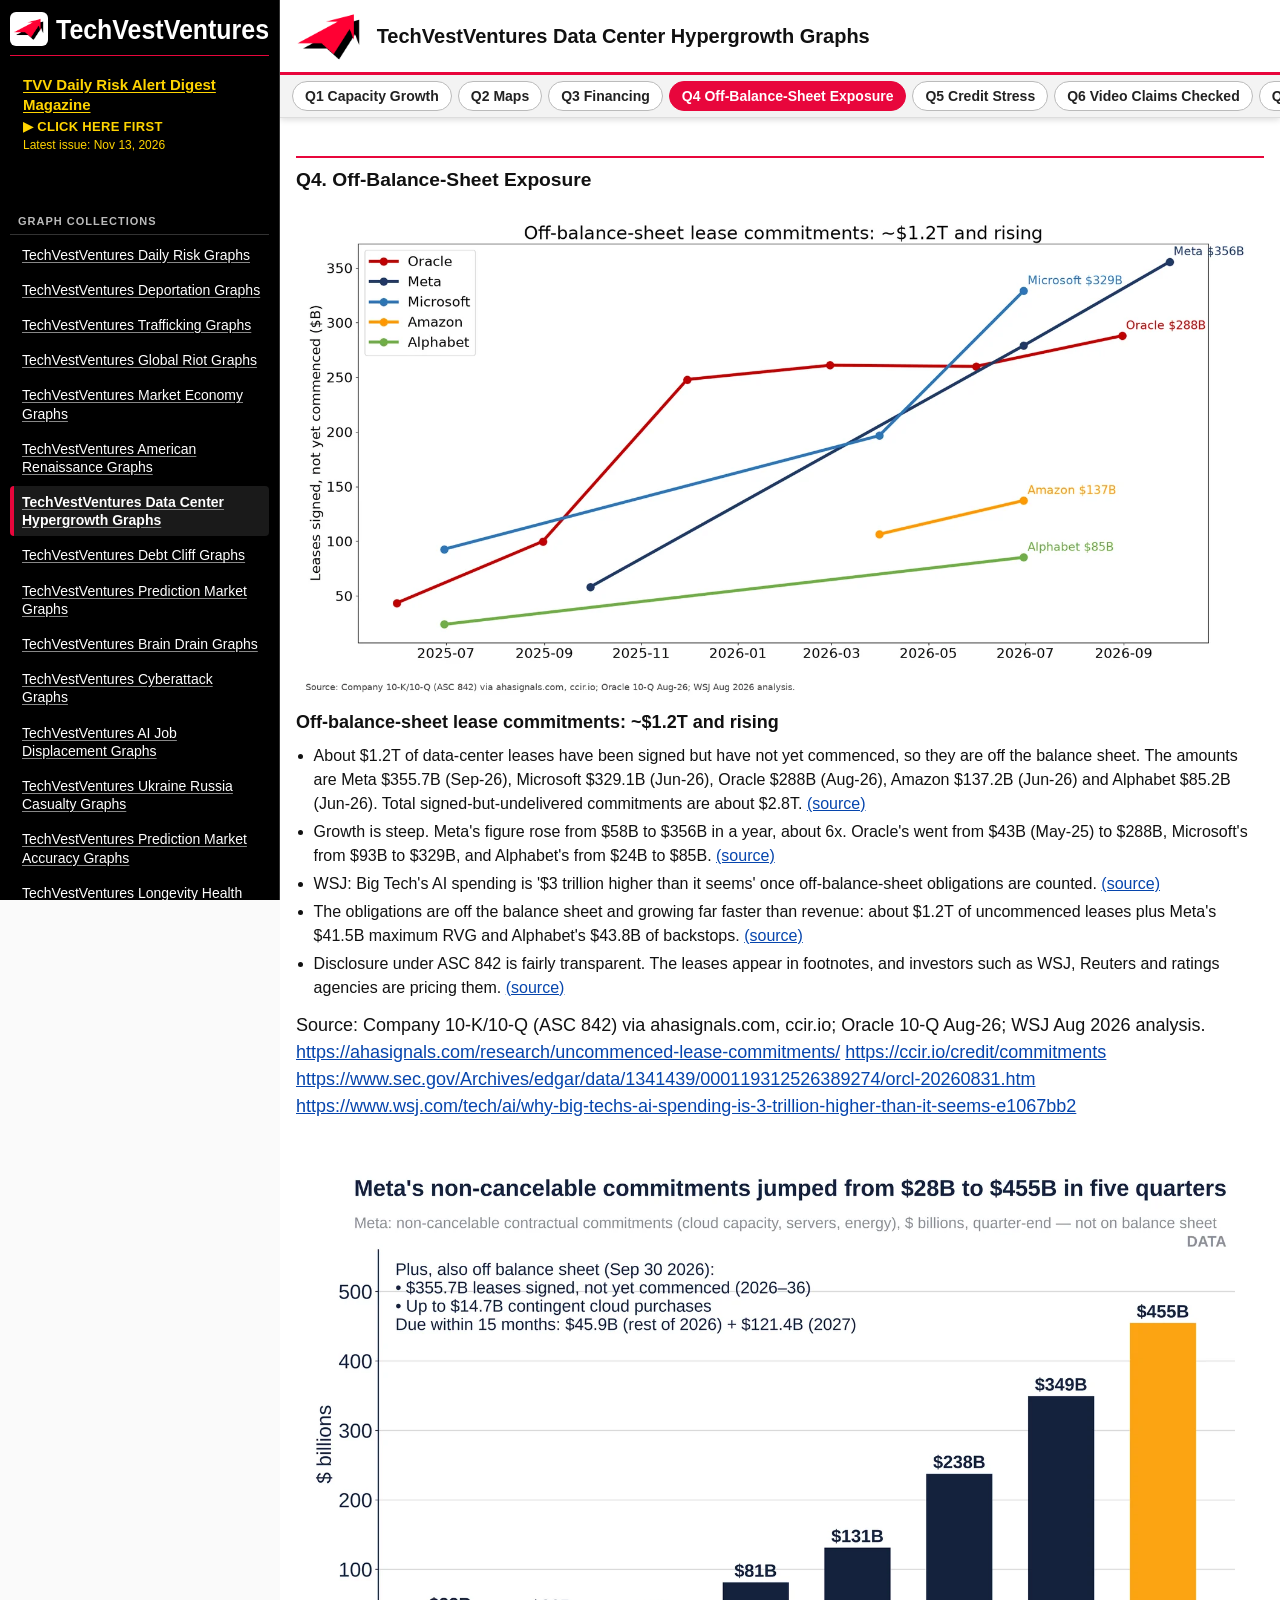
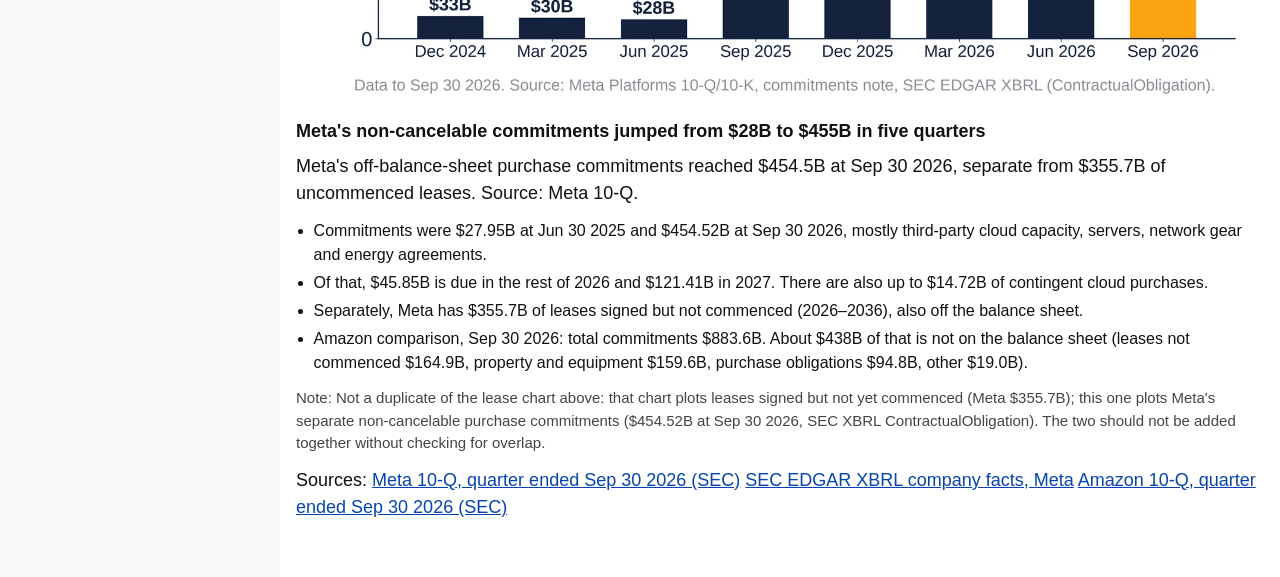
<file: issues/Q4.html>
<!doctype html><html lang="en"><head><meta charset="utf-8"><meta name="viewport" content="width=device-width,initial-scale=1"><title>TechVestVentures Data Center Hypergrowth Graphs — Q4</title><link rel="icon" href="../assets/favicon.svg" type="image/svg+xml"><link rel="icon" href="../assets/favicon-32.png" sizes="32x32" type="image/png"><link rel="apple-touch-icon" href="../assets/apple-touch-icon.png"><link rel="stylesheet" href="../assets/style.css"><script>if(!/[?&]raw/.test(location.search))location.replace("../index.html#Q4")</script></head><body><main id="issue"><h2 class="desk">Q4. Off-Balance-Sheet Exposure</h2><figure class="g"><img src="img/06_uncommenced_leases.webp" alt="Off-balance-sheet lease commitments: ~$1.2T and rising" loading="lazy"><figcaption><span class="t">Off-balance-sheet lease commitments: ~$1.2T and rising</span><ul><li>About $1.2T of data-center leases have been signed but have not yet commenced, so they are off the balance sheet. The amounts are Meta $355.7B (Sep-26), Microsoft $329.1B (Jun-26), Oracle $288B (Aug-26), Amazon $137.2B (Jun-26) and Alphabet $85.2B (Jun-26). Total signed-but-undelivered commitments are about $2.8T. <a href="https://ccir.io/credit/commitments">(source)</a></li><li>Growth is steep. Meta&#x27;s figure rose from $58B to $356B in a year, about 6x. Oracle&#x27;s went from $43B (May-25) to $288B, Microsoft&#x27;s from $93B to $329B, and Alphabet&#x27;s from $24B to $85B. <a href="https://ahasignals.com/research/uncommenced-lease-commitments/">(source)</a></li><li>WSJ: Big Tech&#x27;s AI spending is &#x27;$3 trillion higher than it seems&#x27; once off-balance-sheet obligations are counted. <a href="https://www.wsj.com/tech/ai/why-big-techs-ai-spending-is-3-trillion-higher-than-it-seems-e1067bb2">(source)</a></li><li>The obligations are off the balance sheet and growing far faster than revenue: about $1.2T of uncommenced leases plus Meta&#x27;s $41.5B maximum RVG and Alphabet&#x27;s $43.8B of backstops. <a href="https://ccir.io/credit/commitments">(source)</a></li><li>Disclosure under ASC 842 is fairly transparent. The leases appear in footnotes, and investors such as WSJ, Reuters and ratings agencies are pricing them. <a href="https://www.reuters.com/business/retail-consumer/ai-data-centre-race-builds-1-trillion-lease-burden-big-tech-2026-08-04/">(source)</a></li></ul><p>Source: Company 10-K/10-Q (ASC 842) via ahasignals.com, ccir.io; Oracle 10-Q Aug-26; WSJ Aug 2026 analysis.<br><a href="https://ahasignals.com/research/uncommenced-lease-commitments/">https://ahasignals.com/research/uncommenced-lease-commitments/</a> <a href="https://ccir.io/credit/commitments">https://ccir.io/credit/commitments</a> <a href="https://www.sec.gov/Archives/edgar/data/1341439/000119312526389274/orcl-20260831.htm">https://www.sec.gov/Archives/edgar/data/1341439/000119312526389274/orcl-20260831.htm</a> <a href="https://www.wsj.com/tech/ai/why-big-techs-ai-spending-is-3-trillion-higher-than-it-seems-e1067bb2">https://www.wsj.com/tech/ai/why-big-techs-ai-spending-is-3-trillion-higher-than-it-seems-e1067bb2</a></p></figcaption></figure>
<figure class="g w"><img src="img/W2026-10-30-N2.webp" alt="Meta&#x27;s non-cancelable commitments jumped from $28B to $455B in five quarters" loading="lazy"><figcaption><span class="t">Meta&#x27;s non-cancelable commitments jumped from $28B to $455B in five quarters</span><p>Meta&#x27;s off-balance-sheet purchase commitments reached $454.5B at Sep 30 2026, separate from $355.7B of uncommenced leases. Source: Meta 10-Q.</p><ul><li>Commitments were $27.95B at Jun 30 2025 and $454.52B at Sep 30 2026, mostly third-party cloud capacity, servers, network gear and energy agreements.</li><li>Of that, $45.85B is due in the rest of 2026 and $121.41B in 2027. There are also up to $14.72B of contingent cloud purchases.</li><li>Separately, Meta has $355.7B of leases signed but not commenced (2026–2036), also off the balance sheet.</li><li>Amazon comparison, Sep 30 2026: total commitments $883.6B. About $438B of that is not on the balance sheet (leases not commenced $164.9B, property and equipment $159.6B, purchase obligations $94.8B, other $19.0B).</li></ul><p class="nt">Note: Not a duplicate of the lease chart above: that chart plots leases signed but not yet commenced (Meta $355.7B); this one plots Meta&#x27;s separate non-cancelable purchase commitments ($454.52B at Sep 30 2026, SEC XBRL ContractualObligation). The two should not be added together without checking for overlap.</p><p>Sources: <a href="https://www.sec.gov/Archives/edgar/data/1326801/000162828026066773/meta-20260930.htm">Meta 10-Q, quarter ended Sep 30 2026 (SEC)</a> <a href="https://data.sec.gov/api/xbrl/companyfacts/CIK0001326801.json">SEC EDGAR XBRL company facts, Meta</a> <a href="https://www.sec.gov/Archives/edgar/data/1018724/000101872426000040/amzn-20260930.htm">Amazon 10-Q, quarter ended Sep 30 2026 (SEC)</a></p></figcaption></figure></main></body></html>
</file>
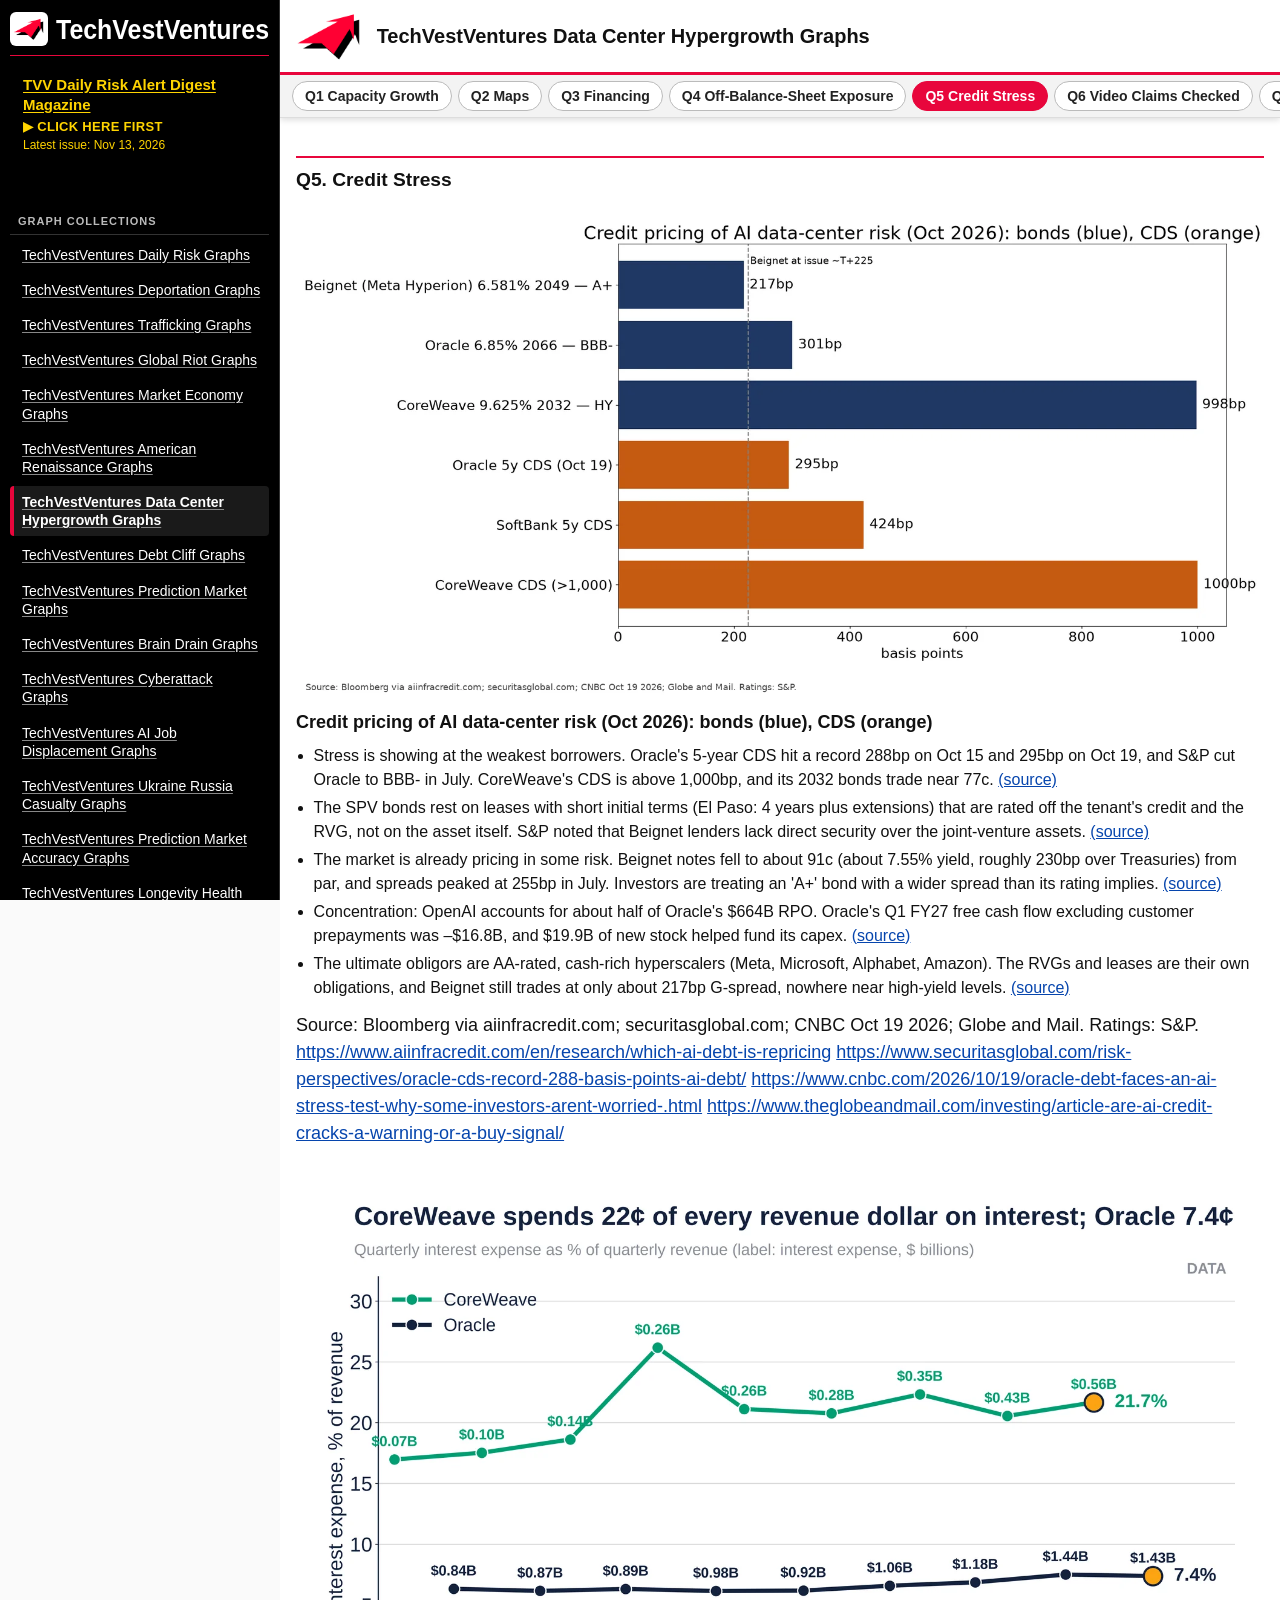
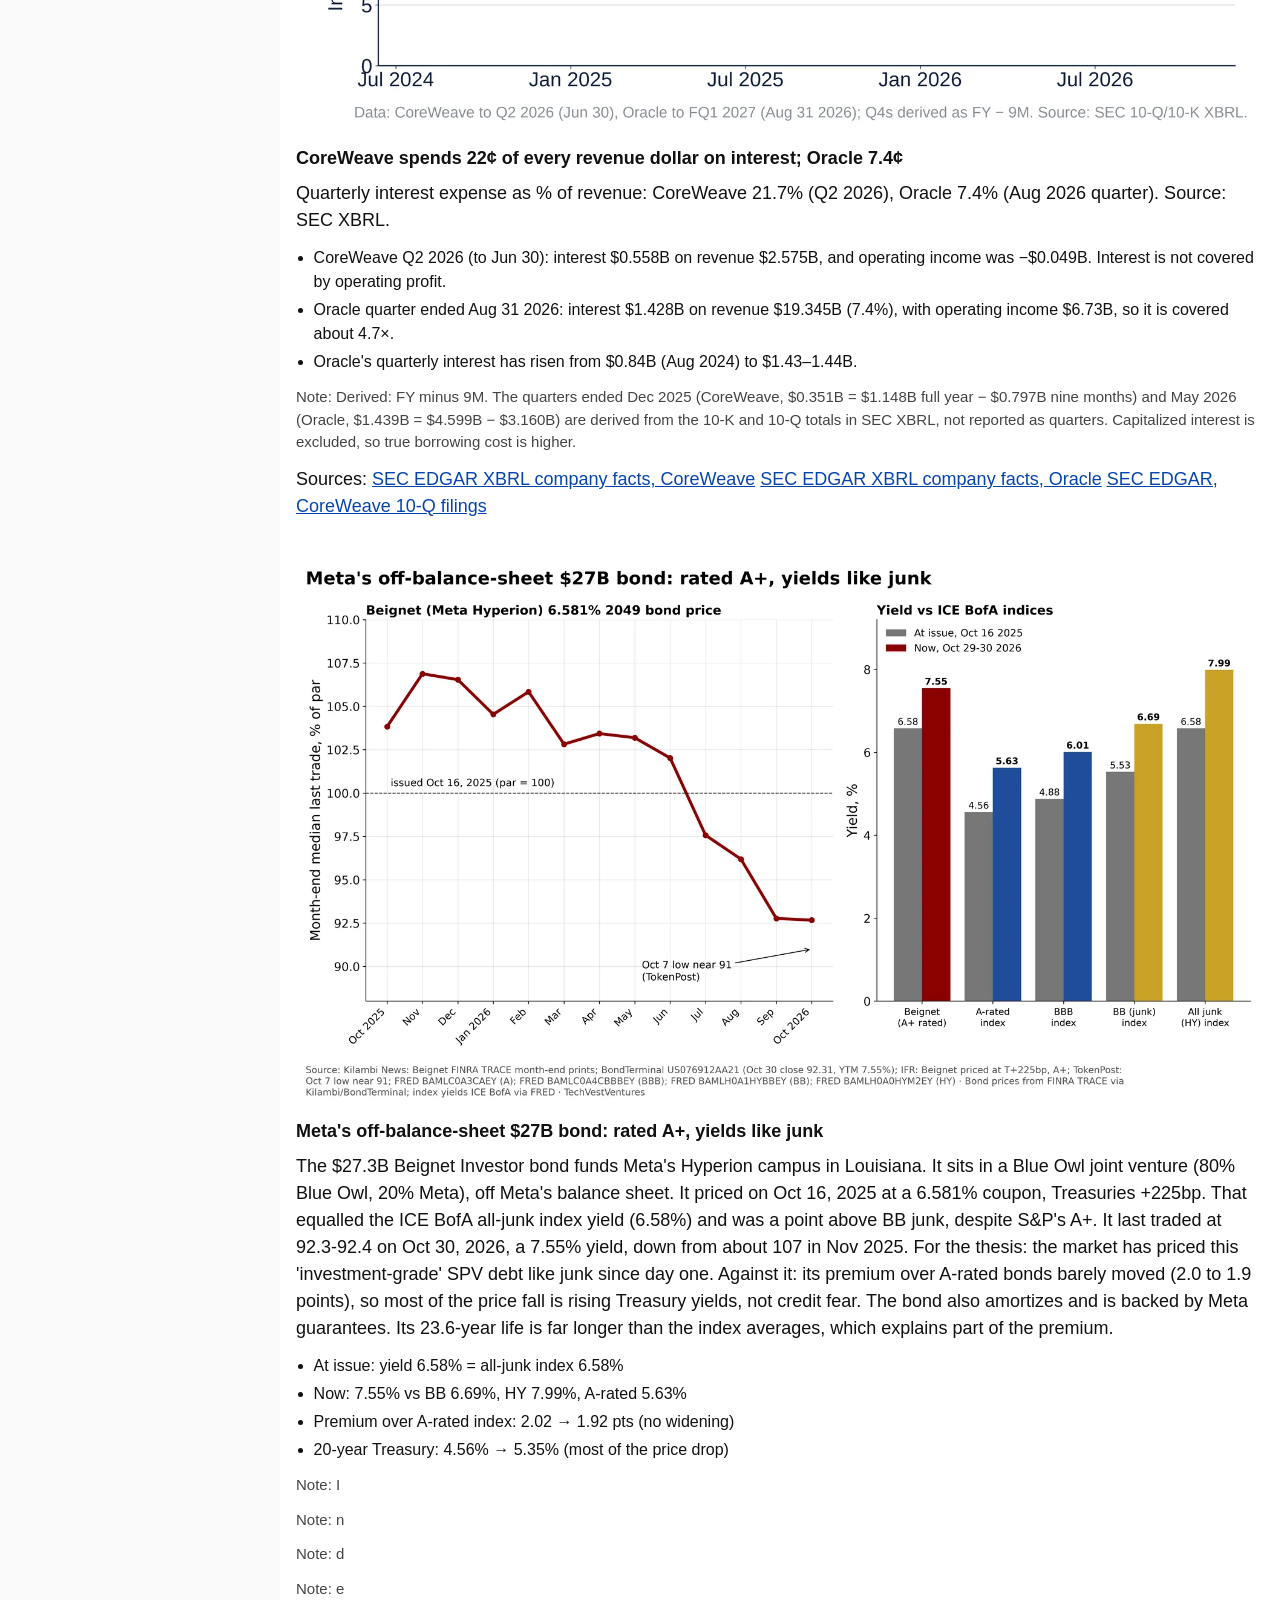
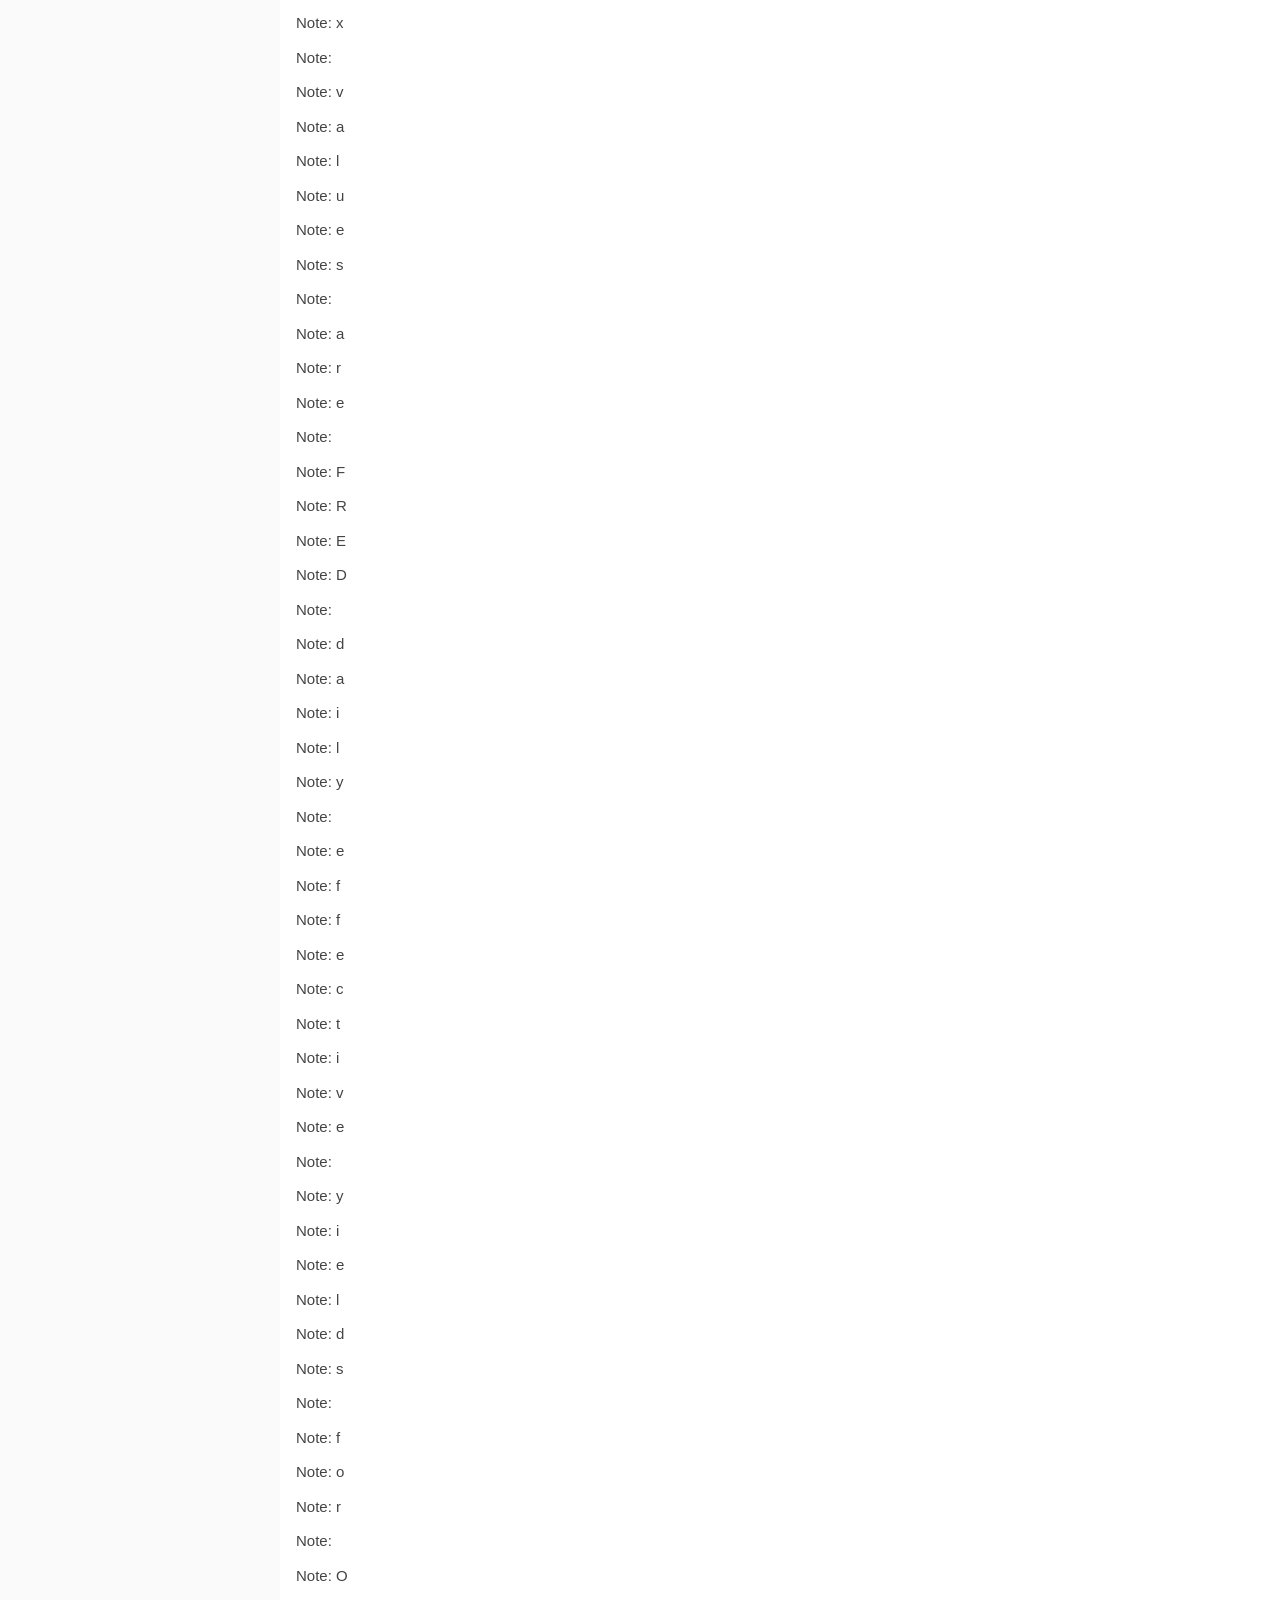
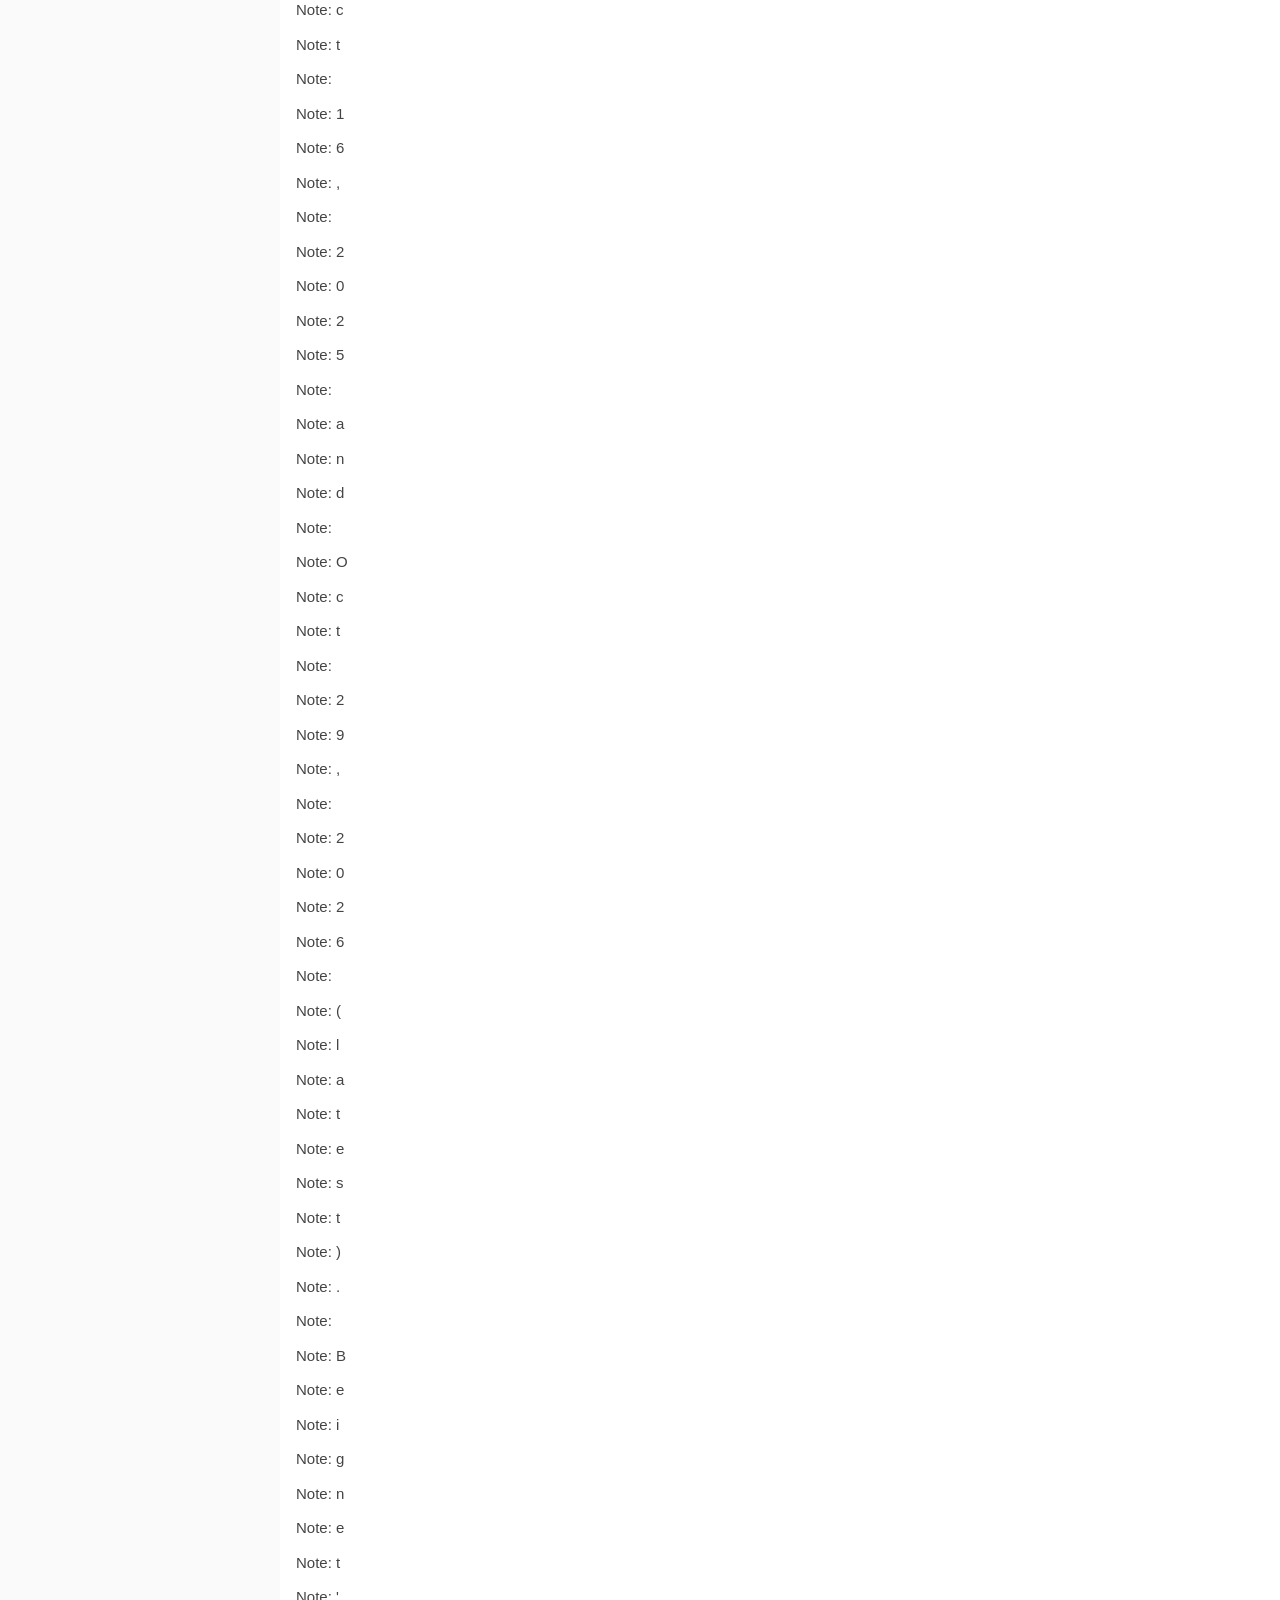
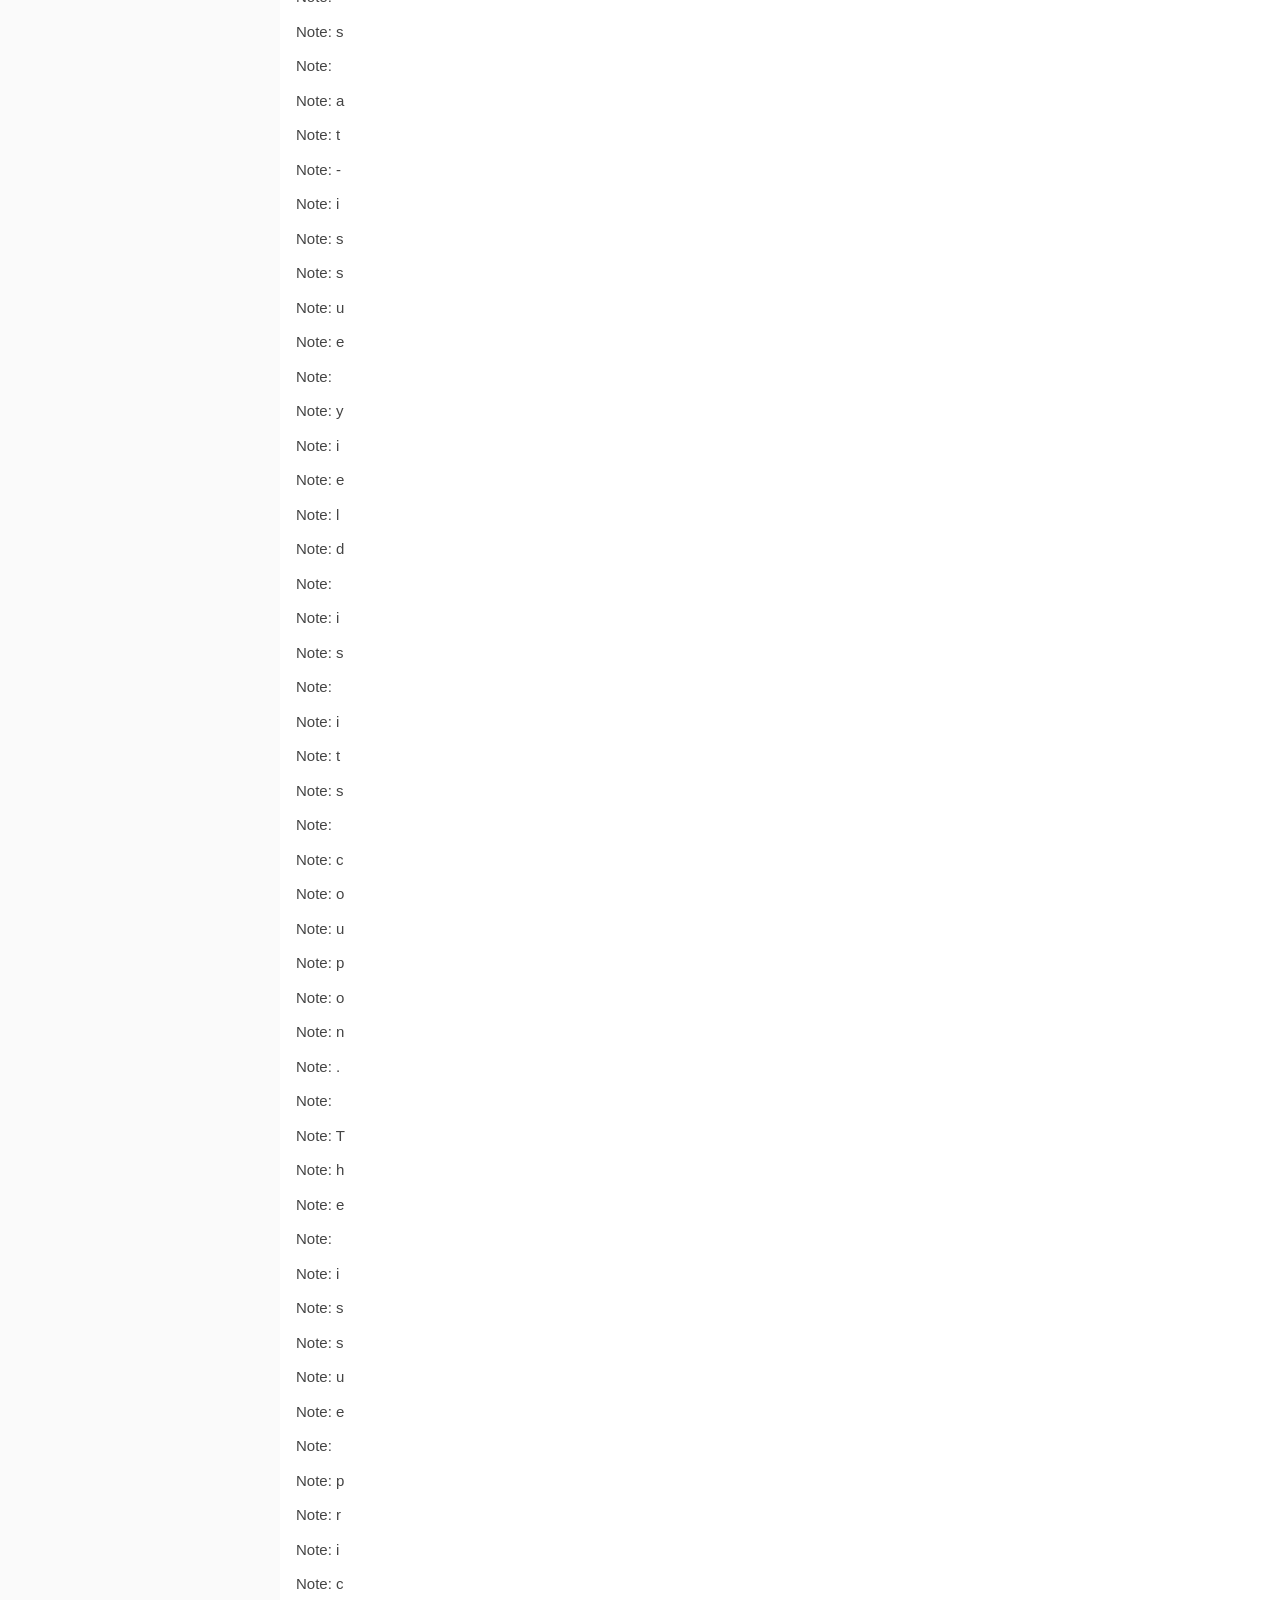
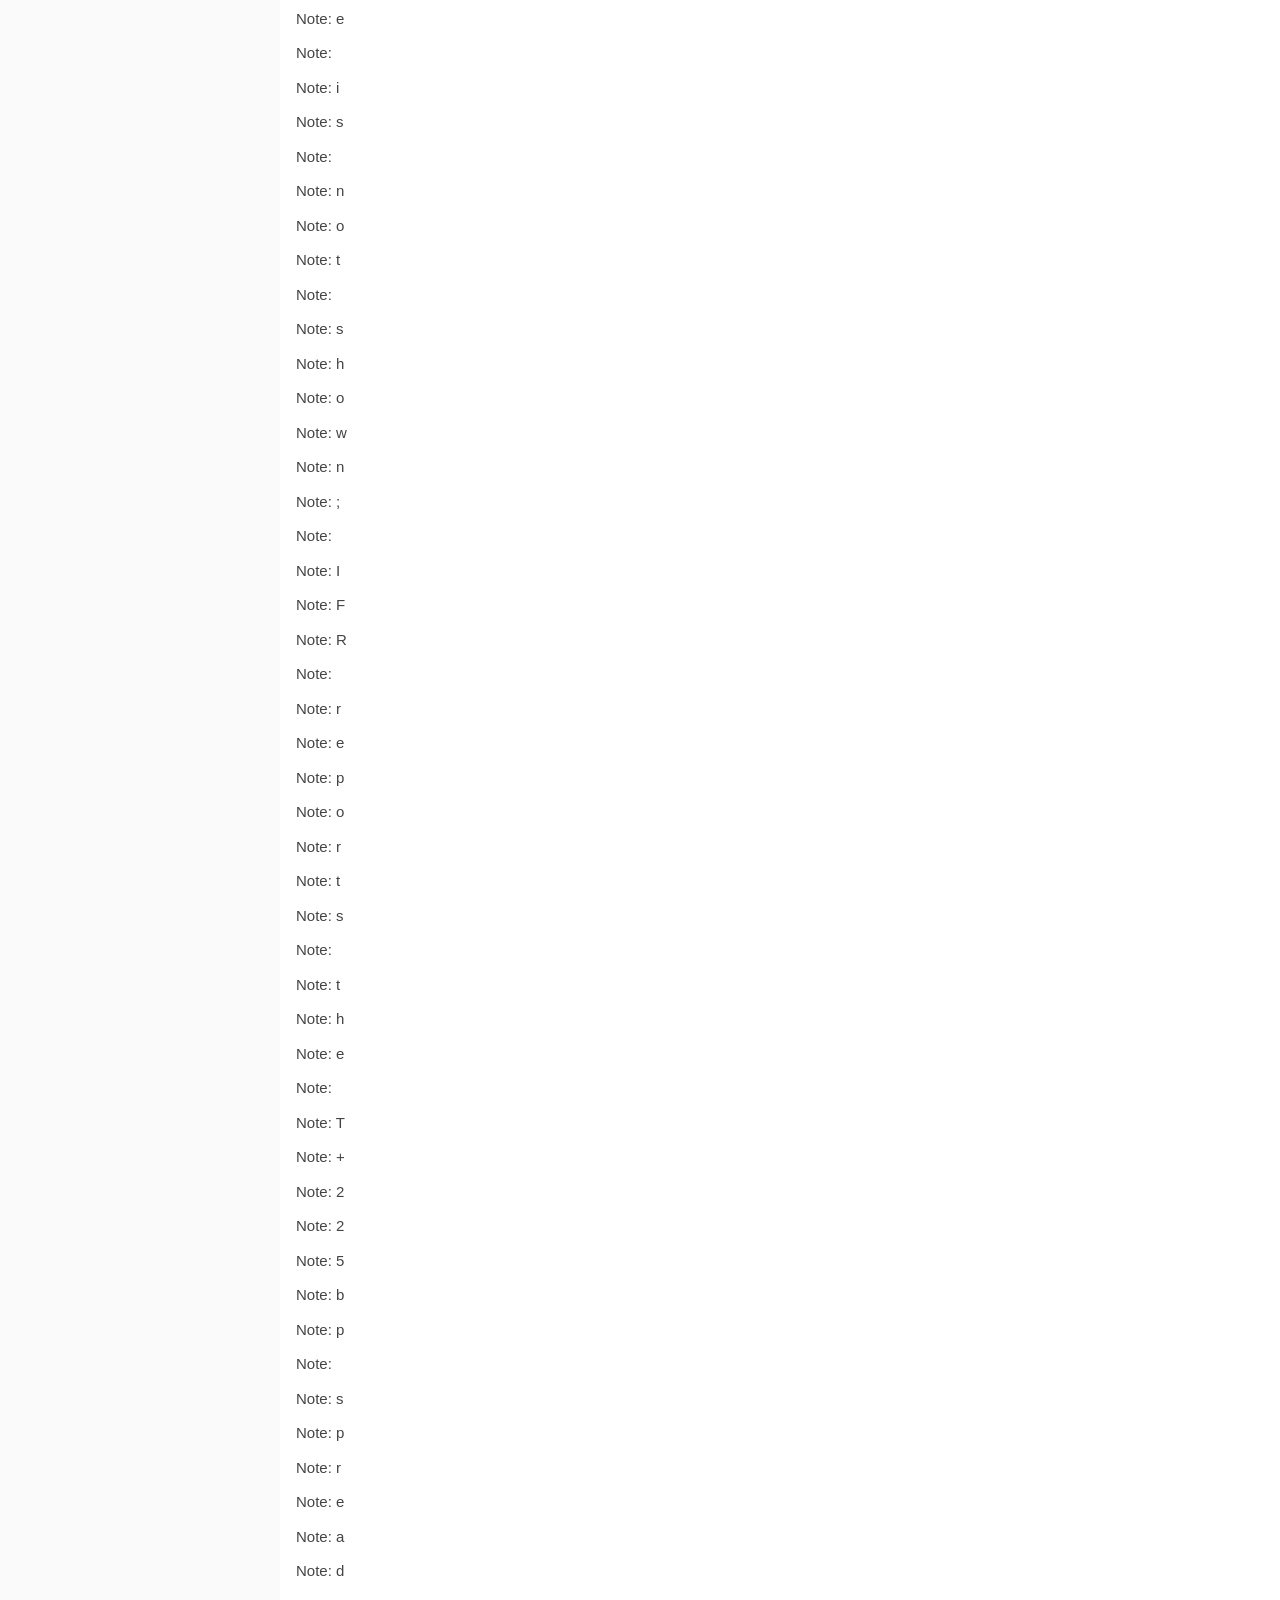
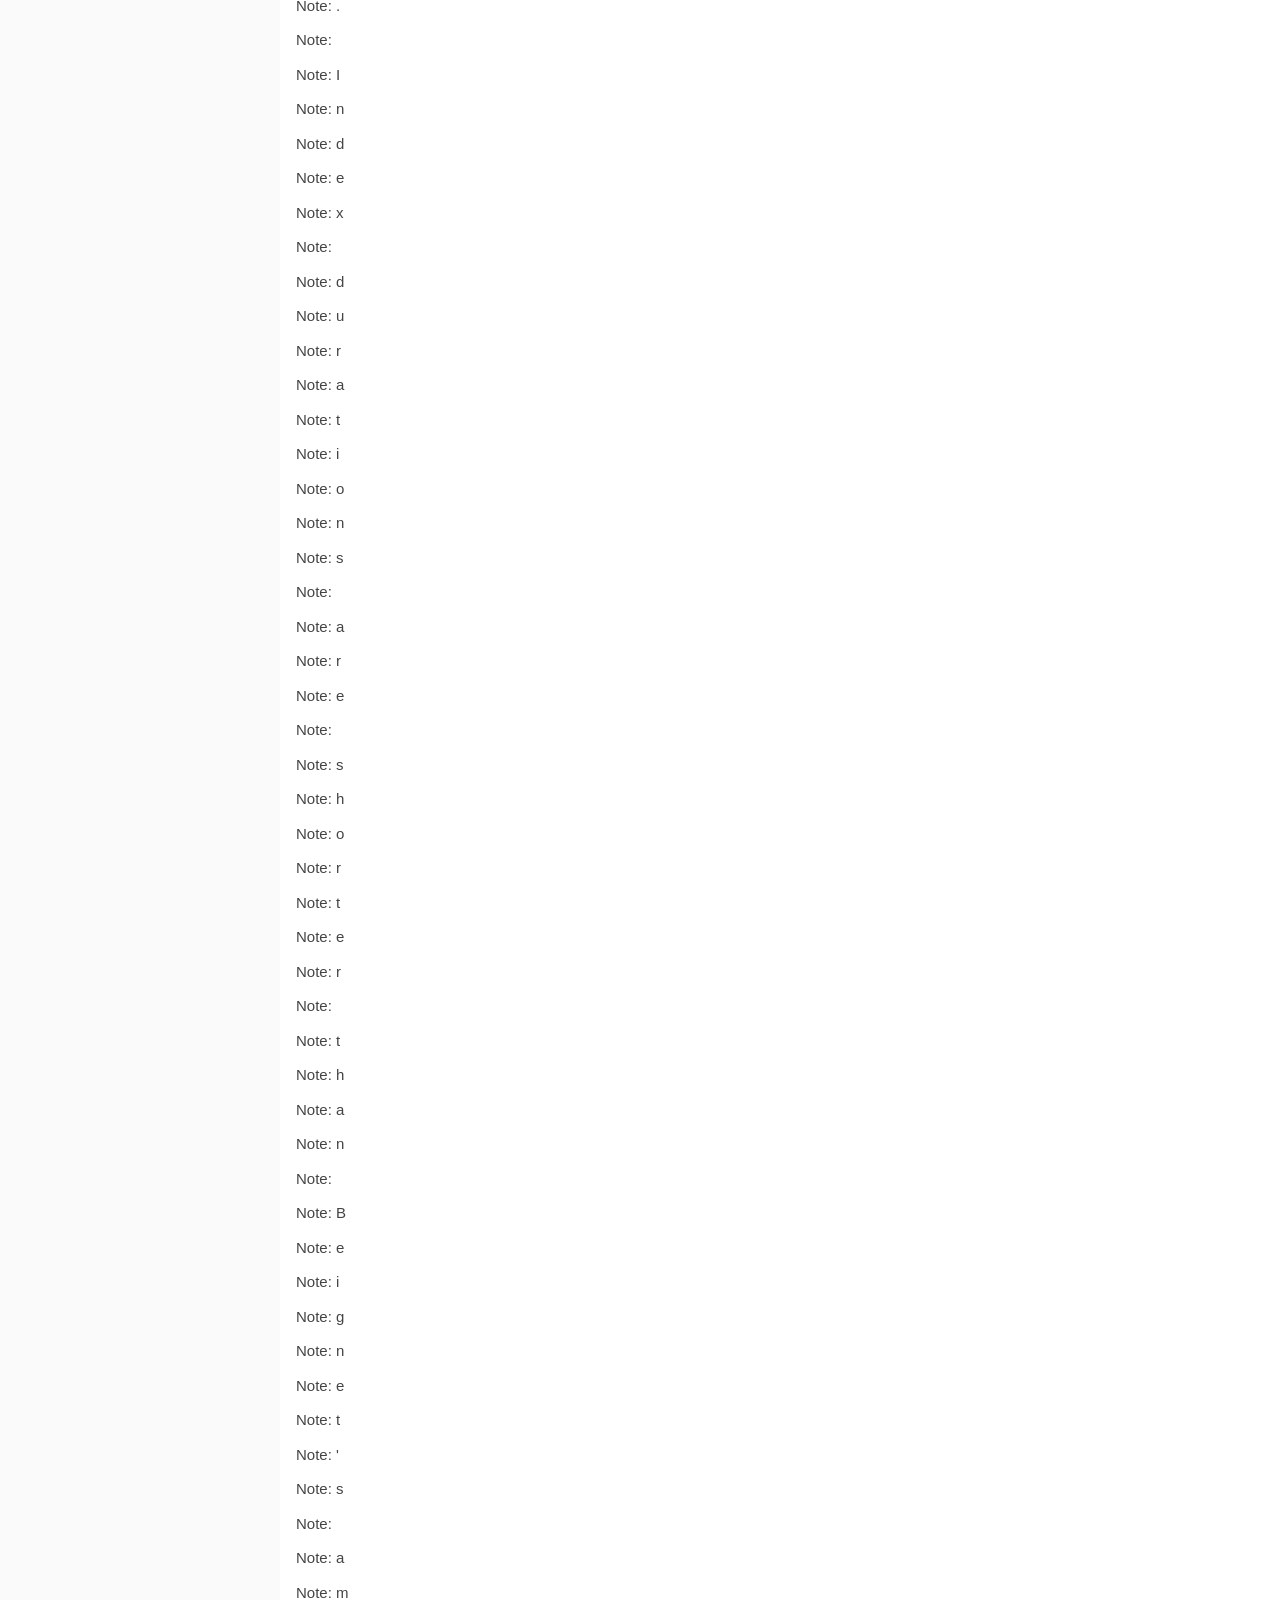
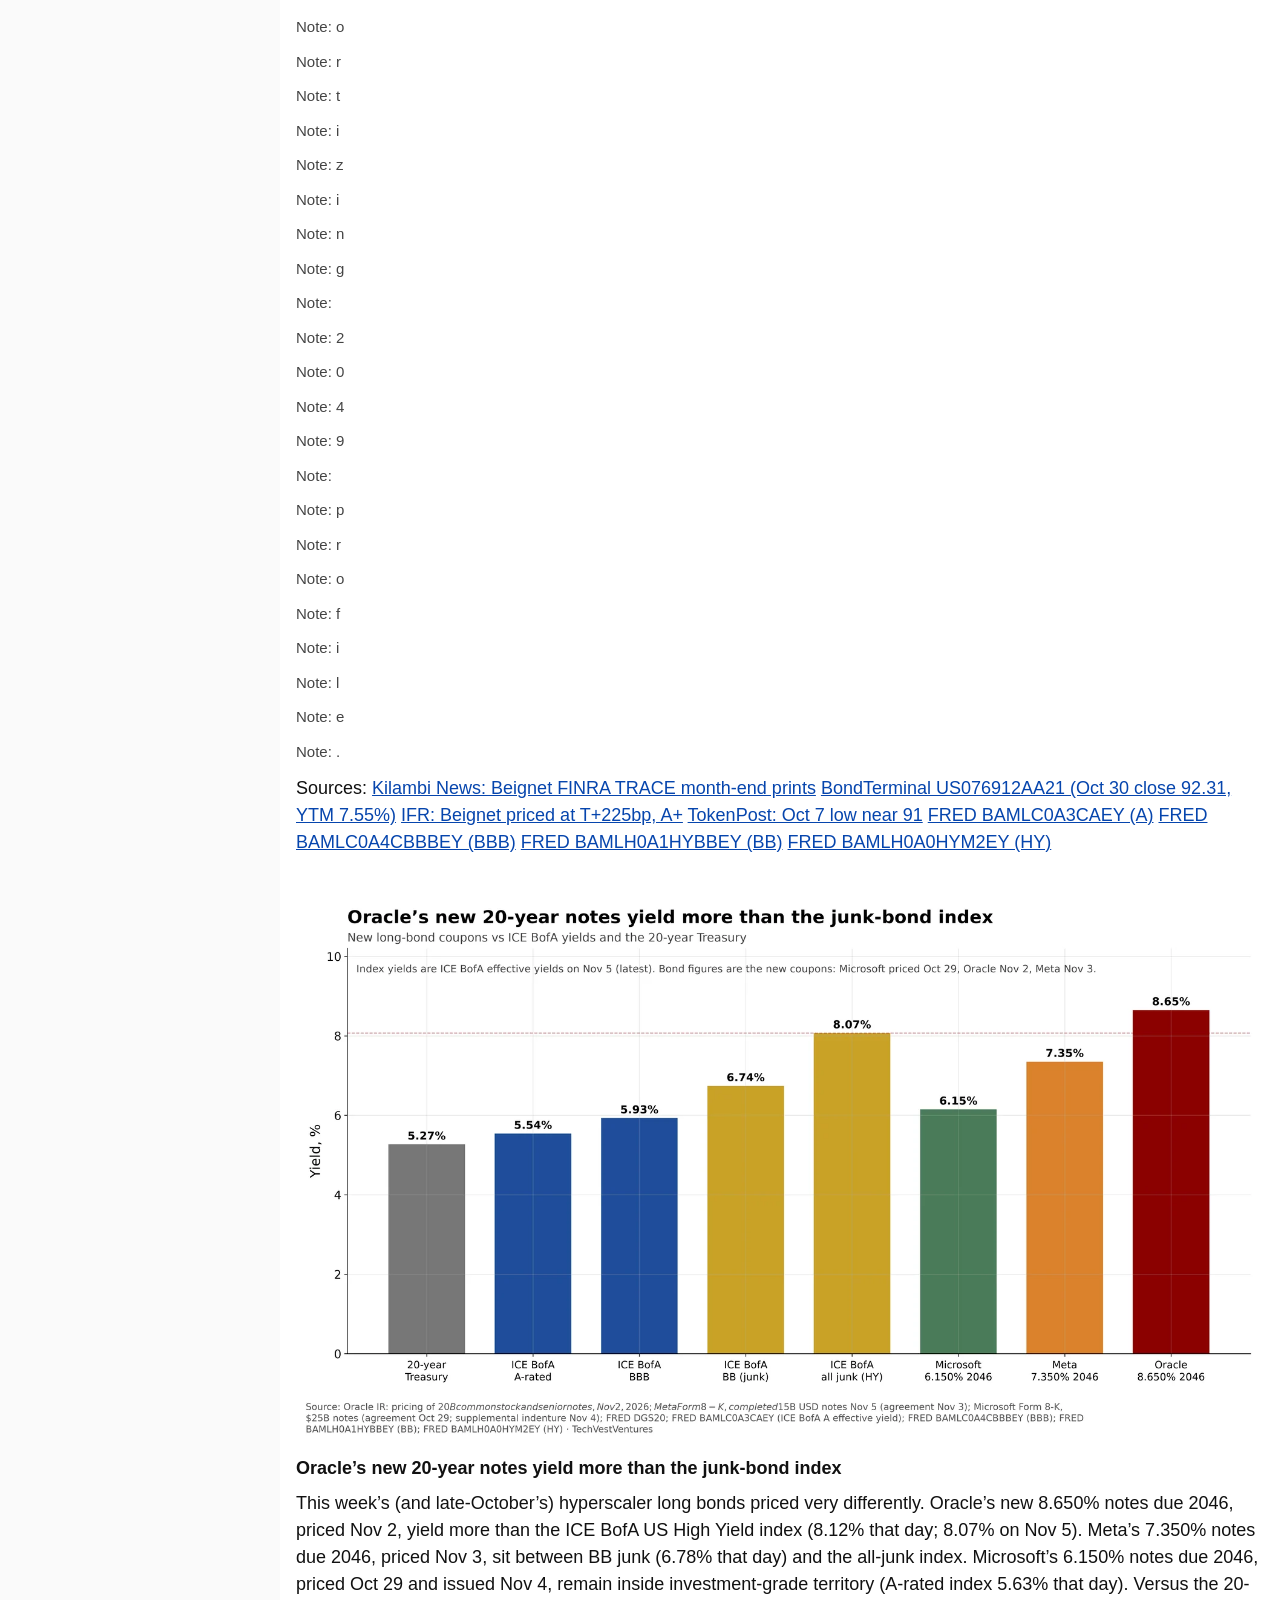
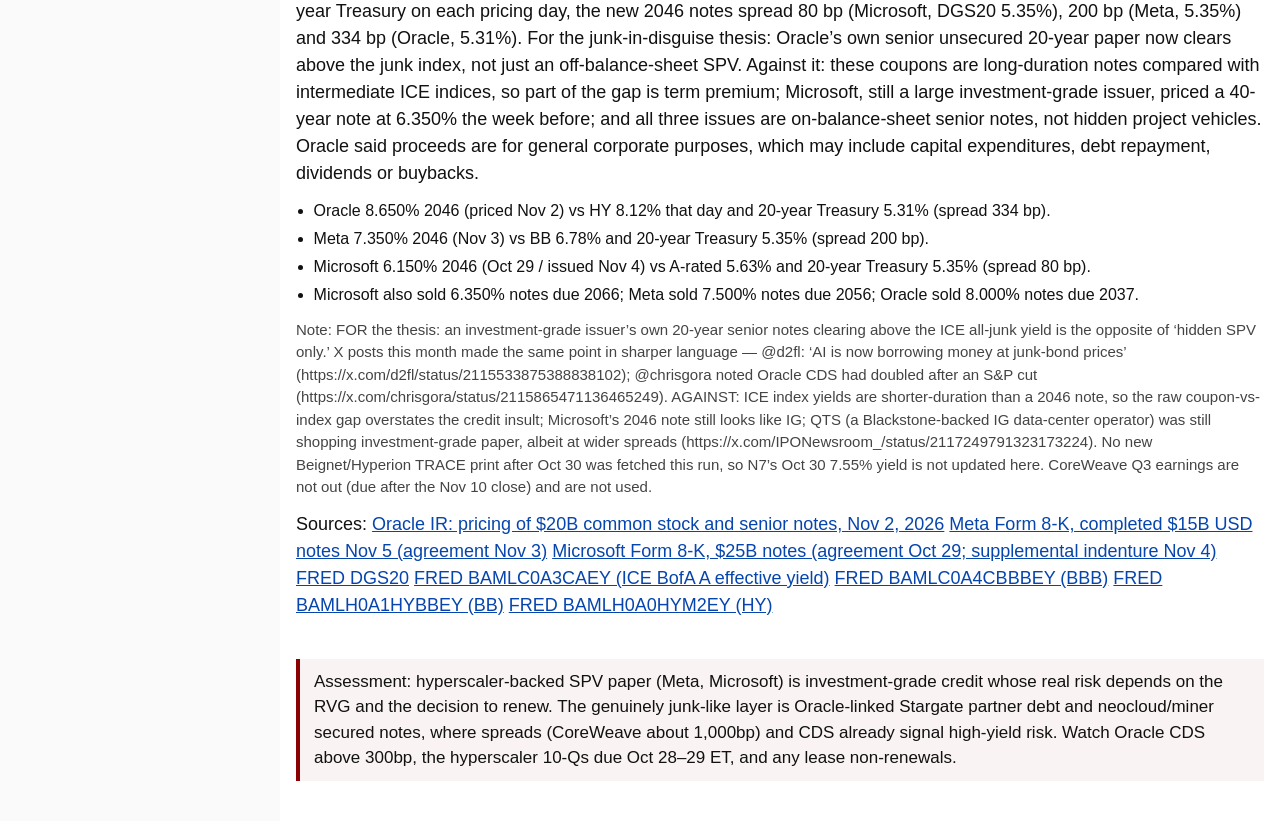
<file: issues/Q5.html>
<!doctype html><html lang="en"><head><meta charset="utf-8"><meta name="viewport" content="width=device-width,initial-scale=1"><title>TechVestVentures Data Center Hypergrowth Graphs — Q5</title><link rel="icon" href="../assets/favicon.svg" type="image/svg+xml"><link rel="icon" href="../assets/favicon-32.png" sizes="32x32" type="image/png"><link rel="apple-touch-icon" href="../assets/apple-touch-icon.png"><link rel="stylesheet" href="../assets/style.css"><script>if(!/[?&]raw/.test(location.search))location.replace("../index.html#Q5")</script></head><body><main id="issue"><h2 class="desk">Q5. Credit Stress</h2><figure class="g"><img src="img/07_spreads_cds.webp" alt="Credit pricing of AI data-center risk (Oct 2026): bonds (blue), CDS (orange)" loading="lazy"><figcaption><span class="t">Credit pricing of AI data-center risk (Oct 2026): bonds (blue), CDS (orange)</span><ul><li>Stress is showing at the weakest borrowers. Oracle&#x27;s 5-year CDS hit a record 288bp on Oct 15 and 295bp on Oct 19, and S&amp;P cut Oracle to BBB- in July. CoreWeave&#x27;s CDS is above 1,000bp, and its 2032 bonds trade near 77c. <a href="https://www.cnbc.com/2026/10/19/oracle-debt-faces-an-ai-stress-test-why-some-investors-arent-worried-.html">(source)</a></li><li>The SPV bonds rest on leases with short initial terms (El Paso: 4 years plus extensions) that are rated off the tenant&#x27;s credit and the RVG, not on the asset itself. S&amp;P noted that Beignet lenders lack direct security over the joint-venture assets. <a href="https://www.aiinfracredit.com/en/research/which-ai-debt-is-repricing">(source)</a></li><li>The market is already pricing in some risk. Beignet notes fell to about 91c (about 7.55% yield, roughly 230bp over Treasuries) from par, and spreads peaked at 255bp in July. Investors are treating an &#x27;A+&#x27; bond with a wider spread than its rating implies. <a href="https://www.theglobeandmail.com/investing/article-are-ai-credit-cracks-a-warning-or-a-buy-signal/">(source)</a></li><li>Concentration: OpenAI accounts for about half of Oracle&#x27;s $664B RPO. Oracle&#x27;s Q1 FY27 free cash flow excluding customer prepayments was –$16.8B, and $19.9B of new stock helped fund its capex. <a href="https://roboinvestor.ai/research/orcl">(source)</a></li><li>The ultimate obligors are AA-rated, cash-rich hyperscalers (Meta, Microsoft, Alphabet, Amazon). The RVGs and leases are their own obligations, and Beignet still trades at only about 217bp G-spread, nowhere near high-yield levels. <a href="https://www.aiinfracredit.com/en/research/which-ai-debt-is-repricing">(source)</a></li></ul><p>Source: Bloomberg via aiinfracredit.com; securitasglobal.com; CNBC Oct 19 2026; Globe and Mail. Ratings: S&amp;P.<br><a href="https://www.aiinfracredit.com/en/research/which-ai-debt-is-repricing">https://www.aiinfracredit.com/en/research/which-ai-debt-is-repricing</a> <a href="https://www.securitasglobal.com/risk-perspectives/oracle-cds-record-288-basis-points-ai-debt/">https://www.securitasglobal.com/risk-perspectives/oracle-cds-record-288-basis-points-ai-debt/</a> <a href="https://www.cnbc.com/2026/10/19/oracle-debt-faces-an-ai-stress-test-why-some-investors-arent-worried-.html">https://www.cnbc.com/2026/10/19/oracle-debt-faces-an-ai-stress-test-why-some-investors-arent-worried-.html</a> <a href="https://www.theglobeandmail.com/investing/article-are-ai-credit-cracks-a-warning-or-a-buy-signal/">https://www.theglobeandmail.com/investing/article-are-ai-credit-cracks-a-warning-or-a-buy-signal/</a></p></figcaption></figure>
<figure class="g w"><img src="img/W2026-10-30-N3.webp" alt="CoreWeave spends 22¢ of every revenue dollar on interest; Oracle 7.4¢" loading="lazy"><figcaption><span class="t">CoreWeave spends 22¢ of every revenue dollar on interest; Oracle 7.4¢</span><p>Quarterly interest expense as % of revenue: CoreWeave 21.7% (Q2 2026), Oracle 7.4% (Aug 2026 quarter). Source: SEC XBRL.</p><ul><li>CoreWeave Q2 2026 (to Jun 30): interest $0.558B on revenue $2.575B, and operating income was −$0.049B. Interest is not covered by operating profit.</li><li>Oracle quarter ended Aug 31 2026: interest $1.428B on revenue $19.345B (7.4%), with operating income $6.73B, so it is covered about 4.7×.</li><li>Oracle&#x27;s quarterly interest has risen from $0.84B (Aug 2024) to $1.43–1.44B.</li></ul><p class="nt">Note: Derived: FY minus 9M. The quarters ended Dec 2025 (CoreWeave, $0.351B = $1.148B full year − $0.797B nine months) and May 2026 (Oracle, $1.439B = $4.599B − $3.160B) are derived from the 10-K and 10-Q totals in SEC XBRL, not reported as quarters. Capitalized interest is excluded, so true borrowing cost is higher.</p><p>Sources: <a href="https://data.sec.gov/api/xbrl/companyfacts/CIK0001769628.json">SEC EDGAR XBRL company facts, CoreWeave</a> <a href="https://data.sec.gov/api/xbrl/companyfacts/CIK0001341439.json">SEC EDGAR XBRL company facts, Oracle</a> <a href="https://www.sec.gov/cgi-bin/browse-edgar?action=getcompany&amp;CIK=0001769628&amp;type=10-Q">SEC EDGAR, CoreWeave 10-Q filings</a></p></figcaption></figure>
<figure class="g w"><img src="img/W2026-11-01-N7.webp" alt="Meta&#x27;s off-balance-sheet $27B bond: rated A+, yields like junk" loading="lazy"><figcaption><span class="t">Meta&#x27;s off-balance-sheet $27B bond: rated A+, yields like junk</span><p>The $27.3B Beignet Investor bond funds Meta&#x27;s Hyperion campus in Louisiana. It sits in a Blue Owl joint venture (80% Blue Owl, 20% Meta), off Meta&#x27;s balance sheet. It priced on Oct 16, 2025 at a 6.581% coupon, Treasuries +225bp. That equalled the ICE BofA all-junk index yield (6.58%) and was a point above BB junk, despite S&amp;P&#x27;s A+. It last traded at 92.3-92.4 on Oct 30, 2026, a 7.55% yield, down from about 107 in Nov 2025. For the thesis: the market has priced this &#x27;investment-grade&#x27; SPV debt like junk since day one. Against it: its premium over A-rated bonds barely moved (2.0 to 1.9 points), so most of the price fall is rising Treasury yields, not credit fear. The bond also amortizes and is backed by Meta guarantees. Its 23.6-year life is far longer than the index averages, which explains part of the premium.</p><ul><li>At issue: yield 6.58% = all-junk index 6.58%</li><li>Now: 7.55% vs BB 6.69%, HY 7.99%, A-rated 5.63%</li><li>Premium over A-rated index: 2.02 → 1.92 pts (no widening)</li><li>20-year Treasury: 4.56% → 5.35% (most of the price drop)</li></ul><p class="nt">Note: I</p><p class="nt">Note: n</p><p class="nt">Note: d</p><p class="nt">Note: e</p><p class="nt">Note: x</p><p class="nt">Note:  </p><p class="nt">Note: v</p><p class="nt">Note: a</p><p class="nt">Note: l</p><p class="nt">Note: u</p><p class="nt">Note: e</p><p class="nt">Note: s</p><p class="nt">Note:  </p><p class="nt">Note: a</p><p class="nt">Note: r</p><p class="nt">Note: e</p><p class="nt">Note:  </p><p class="nt">Note: F</p><p class="nt">Note: R</p><p class="nt">Note: E</p><p class="nt">Note: D</p><p class="nt">Note:  </p><p class="nt">Note: d</p><p class="nt">Note: a</p><p class="nt">Note: i</p><p class="nt">Note: l</p><p class="nt">Note: y</p><p class="nt">Note:  </p><p class="nt">Note: e</p><p class="nt">Note: f</p><p class="nt">Note: f</p><p class="nt">Note: e</p><p class="nt">Note: c</p><p class="nt">Note: t</p><p class="nt">Note: i</p><p class="nt">Note: v</p><p class="nt">Note: e</p><p class="nt">Note:  </p><p class="nt">Note: y</p><p class="nt">Note: i</p><p class="nt">Note: e</p><p class="nt">Note: l</p><p class="nt">Note: d</p><p class="nt">Note: s</p><p class="nt">Note:  </p><p class="nt">Note: f</p><p class="nt">Note: o</p><p class="nt">Note: r</p><p class="nt">Note:  </p><p class="nt">Note: O</p><p class="nt">Note: c</p><p class="nt">Note: t</p><p class="nt">Note:  </p><p class="nt">Note: 1</p><p class="nt">Note: 6</p><p class="nt">Note: ,</p><p class="nt">Note:  </p><p class="nt">Note: 2</p><p class="nt">Note: 0</p><p class="nt">Note: 2</p><p class="nt">Note: 5</p><p class="nt">Note:  </p><p class="nt">Note: a</p><p class="nt">Note: n</p><p class="nt">Note: d</p><p class="nt">Note:  </p><p class="nt">Note: O</p><p class="nt">Note: c</p><p class="nt">Note: t</p><p class="nt">Note:  </p><p class="nt">Note: 2</p><p class="nt">Note: 9</p><p class="nt">Note: ,</p><p class="nt">Note:  </p><p class="nt">Note: 2</p><p class="nt">Note: 0</p><p class="nt">Note: 2</p><p class="nt">Note: 6</p><p class="nt">Note:  </p><p class="nt">Note: (</p><p class="nt">Note: l</p><p class="nt">Note: a</p><p class="nt">Note: t</p><p class="nt">Note: e</p><p class="nt">Note: s</p><p class="nt">Note: t</p><p class="nt">Note: )</p><p class="nt">Note: .</p><p class="nt">Note:  </p><p class="nt">Note: B</p><p class="nt">Note: e</p><p class="nt">Note: i</p><p class="nt">Note: g</p><p class="nt">Note: n</p><p class="nt">Note: e</p><p class="nt">Note: t</p><p class="nt">Note: &#x27;</p><p class="nt">Note: s</p><p class="nt">Note:  </p><p class="nt">Note: a</p><p class="nt">Note: t</p><p class="nt">Note: -</p><p class="nt">Note: i</p><p class="nt">Note: s</p><p class="nt">Note: s</p><p class="nt">Note: u</p><p class="nt">Note: e</p><p class="nt">Note:  </p><p class="nt">Note: y</p><p class="nt">Note: i</p><p class="nt">Note: e</p><p class="nt">Note: l</p><p class="nt">Note: d</p><p class="nt">Note:  </p><p class="nt">Note: i</p><p class="nt">Note: s</p><p class="nt">Note:  </p><p class="nt">Note: i</p><p class="nt">Note: t</p><p class="nt">Note: s</p><p class="nt">Note:  </p><p class="nt">Note: c</p><p class="nt">Note: o</p><p class="nt">Note: u</p><p class="nt">Note: p</p><p class="nt">Note: o</p><p class="nt">Note: n</p><p class="nt">Note: .</p><p class="nt">Note:  </p><p class="nt">Note: T</p><p class="nt">Note: h</p><p class="nt">Note: e</p><p class="nt">Note:  </p><p class="nt">Note: i</p><p class="nt">Note: s</p><p class="nt">Note: s</p><p class="nt">Note: u</p><p class="nt">Note: e</p><p class="nt">Note:  </p><p class="nt">Note: p</p><p class="nt">Note: r</p><p class="nt">Note: i</p><p class="nt">Note: c</p><p class="nt">Note: e</p><p class="nt">Note:  </p><p class="nt">Note: i</p><p class="nt">Note: s</p><p class="nt">Note:  </p><p class="nt">Note: n</p><p class="nt">Note: o</p><p class="nt">Note: t</p><p class="nt">Note:  </p><p class="nt">Note: s</p><p class="nt">Note: h</p><p class="nt">Note: o</p><p class="nt">Note: w</p><p class="nt">Note: n</p><p class="nt">Note: ;</p><p class="nt">Note:  </p><p class="nt">Note: I</p><p class="nt">Note: F</p><p class="nt">Note: R</p><p class="nt">Note:  </p><p class="nt">Note: r</p><p class="nt">Note: e</p><p class="nt">Note: p</p><p class="nt">Note: o</p><p class="nt">Note: r</p><p class="nt">Note: t</p><p class="nt">Note: s</p><p class="nt">Note:  </p><p class="nt">Note: t</p><p class="nt">Note: h</p><p class="nt">Note: e</p><p class="nt">Note:  </p><p class="nt">Note: T</p><p class="nt">Note: +</p><p class="nt">Note: 2</p><p class="nt">Note: 2</p><p class="nt">Note: 5</p><p class="nt">Note: b</p><p class="nt">Note: p</p><p class="nt">Note:  </p><p class="nt">Note: s</p><p class="nt">Note: p</p><p class="nt">Note: r</p><p class="nt">Note: e</p><p class="nt">Note: a</p><p class="nt">Note: d</p><p class="nt">Note: .</p><p class="nt">Note:  </p><p class="nt">Note: I</p><p class="nt">Note: n</p><p class="nt">Note: d</p><p class="nt">Note: e</p><p class="nt">Note: x</p><p class="nt">Note:  </p><p class="nt">Note: d</p><p class="nt">Note: u</p><p class="nt">Note: r</p><p class="nt">Note: a</p><p class="nt">Note: t</p><p class="nt">Note: i</p><p class="nt">Note: o</p><p class="nt">Note: n</p><p class="nt">Note: s</p><p class="nt">Note:  </p><p class="nt">Note: a</p><p class="nt">Note: r</p><p class="nt">Note: e</p><p class="nt">Note:  </p><p class="nt">Note: s</p><p class="nt">Note: h</p><p class="nt">Note: o</p><p class="nt">Note: r</p><p class="nt">Note: t</p><p class="nt">Note: e</p><p class="nt">Note: r</p><p class="nt">Note:  </p><p class="nt">Note: t</p><p class="nt">Note: h</p><p class="nt">Note: a</p><p class="nt">Note: n</p><p class="nt">Note:  </p><p class="nt">Note: B</p><p class="nt">Note: e</p><p class="nt">Note: i</p><p class="nt">Note: g</p><p class="nt">Note: n</p><p class="nt">Note: e</p><p class="nt">Note: t</p><p class="nt">Note: &#x27;</p><p class="nt">Note: s</p><p class="nt">Note:  </p><p class="nt">Note: a</p><p class="nt">Note: m</p><p class="nt">Note: o</p><p class="nt">Note: r</p><p class="nt">Note: t</p><p class="nt">Note: i</p><p class="nt">Note: z</p><p class="nt">Note: i</p><p class="nt">Note: n</p><p class="nt">Note: g</p><p class="nt">Note:  </p><p class="nt">Note: 2</p><p class="nt">Note: 0</p><p class="nt">Note: 4</p><p class="nt">Note: 9</p><p class="nt">Note:  </p><p class="nt">Note: p</p><p class="nt">Note: r</p><p class="nt">Note: o</p><p class="nt">Note: f</p><p class="nt">Note: i</p><p class="nt">Note: l</p><p class="nt">Note: e</p><p class="nt">Note: .</p><p>Sources: <a href="https://news.kilambi.com/leverage/issuer/beignet/">Kilambi News: Beignet FINRA TRACE month-end prints</a> <a href="https://bondterminal.com/calculator/US076912AA21">BondTerminal US076912AA21 (Oct 30 close 92.31, YTM 7.55%)</a> <a href="https://www.ifre.com/ifr-awards/2327933/financing-package-blue-owl-capitalbeignet-investors-us27.3bn-23.6-year-bond">IFR: Beignet priced at T+225bp, A+</a> <a href="https://www.tokenpost.com/news/technology/27470">TokenPost: Oct 7 low near 91</a> <a href="https://fred.stlouisfed.org/series/BAMLC0A3CAEY">FRED BAMLC0A3CAEY (A)</a> <a href="https://fred.stlouisfed.org/series/BAMLC0A4CBBBEY">FRED BAMLC0A4CBBBEY (BBB)</a> <a href="https://fred.stlouisfed.org/series/BAMLH0A1HYBBEY">FRED BAMLH0A1HYBBEY (BB)</a> <a href="https://fred.stlouisfed.org/series/BAMLH0A0HYM2EY">FRED BAMLH0A0HYM2EY (HY)</a></p></figcaption></figure>
<figure class="g w"><img src="img/W2026-11-08-N8.webp" alt="Oracle’s new 20-year notes yield more than the junk-bond index" loading="lazy"><figcaption><span class="t">Oracle’s new 20-year notes yield more than the junk-bond index</span><p>This week’s (and late-October’s) hyperscaler long bonds priced very differently. Oracle’s new 8.650% notes due 2046, priced Nov 2, yield more than the ICE BofA US High Yield index (8.12% that day; 8.07% on Nov 5). Meta’s 7.350% notes due 2046, priced Nov 3, sit between BB junk (6.78% that day) and the all-junk index. Microsoft’s 6.150% notes due 2046, priced Oct 29 and issued Nov 4, remain inside investment-grade territory (A-rated index 5.63% that day). Versus the 20-year Treasury on each pricing day, the new 2046 notes spread 80 bp (Microsoft, DGS20 5.35%), 200 bp (Meta, 5.35%) and 334 bp (Oracle, 5.31%). For the junk-in-disguise thesis: Oracle’s own senior unsecured 20-year paper now clears above the junk index, not just an off-balance-sheet SPV. Against it: these coupons are long-duration notes compared with intermediate ICE indices, so part of the gap is term premium; Microsoft, still a large investment-grade issuer, priced a 40-year note at 6.350% the week before; and all three issues are on-balance-sheet senior notes, not hidden project vehicles. Oracle said proceeds are for general corporate purposes, which may include capital expenditures, debt repayment, dividends or buybacks.</p><ul><li>Oracle 8.650% 2046 (priced Nov 2) vs HY 8.12% that day and 20-year Treasury 5.31% (spread 334 bp).</li><li>Meta 7.350% 2046 (Nov 3) vs BB 6.78% and 20-year Treasury 5.35% (spread 200 bp).</li><li>Microsoft 6.150% 2046 (Oct 29 / issued Nov 4) vs A-rated 5.63% and 20-year Treasury 5.35% (spread 80 bp).</li><li>Microsoft also sold 6.350% notes due 2066; Meta sold 7.500% notes due 2056; Oracle sold 8.000% notes due 2037.</li></ul><p class="nt">Note: FOR the thesis: an investment-grade issuer’s own 20-year senior notes clearing above the ICE all-junk yield is the opposite of ‘hidden SPV only.’ X posts this month made the same point in sharper language — @d2fl: ‘AI is now borrowing money at junk-bond prices’ (https://x.com/d2fl/status/2115533875388838102); @chrisgora noted Oracle CDS had doubled after an S&amp;P cut (https://x.com/chrisgora/status/2115865471136465249). AGAINST: ICE index yields are shorter-duration than a 2046 note, so the raw coupon-vs-index gap overstates the credit insult; Microsoft’s 2046 note still looks like IG; QTS (a Blackstone-backed IG data-center operator) was still shopping investment-grade paper, albeit at wider spreads (https://x.com/IPONewsroom_/status/2117249791323173224). No new Beignet/Hyperion TRACE print after Oct 30 was fetched this run, so N7’s Oct 30 7.55% yield is not updated here. CoreWeave Q3 earnings are not out (due after the Nov 10 close) and are not used.</p><p>Sources: <a href="https://investor.oracle.com/investor-news/news-details/2026/Oracle-Announces-Pricing-of-20-Billion-of-Common-Stock-and-Senior-Notes/default.aspx">Oracle IR: pricing of $20B common stock and senior notes, Nov 2, 2026</a> <a href="https://www.sec.gov/Archives/edgar/data/1326801/000119312526450074/d166273d8k.htm">Meta Form 8-K, completed $15B USD notes Nov 5 (agreement Nov 3)</a> <a href="https://www.sec.gov/Archives/edgar/data/789019/000119312526447173/d178557d8k.htm">Microsoft Form 8-K, $25B notes (agreement Oct 29; supplemental indenture Nov 4)</a> <a href="https://fred.stlouisfed.org/series/DGS20">FRED DGS20</a> <a href="https://fred.stlouisfed.org/series/BAMLC0A3CAEY">FRED BAMLC0A3CAEY (ICE BofA A effective yield)</a> <a href="https://fred.stlouisfed.org/series/BAMLC0A4CBBBEY">FRED BAMLC0A4CBBBEY (BBB)</a> <a href="https://fred.stlouisfed.org/series/BAMLH0A1HYBBEY">FRED BAMLH0A1HYBBEY (BB)</a> <a href="https://fred.stlouisfed.org/series/BAMLH0A0HYM2EY">FRED BAMLH0A0HYM2EY (HY)</a></p></figcaption></figure><div class="view">Assessment: hyperscaler-backed SPV paper (Meta, Microsoft) is investment-grade credit whose real risk depends on the RVG and the decision to renew. The genuinely junk-like layer is Oracle-linked Stargate partner debt and neocloud/miner secured notes, where spreads (CoreWeave about 1,000bp) and CDS already signal high-yield risk. Watch Oracle CDS above 300bp, the hyperscaler 10-Qs due Oct 28–29 ET, and any lease non-renewals.</div></main></body></html>
</file>
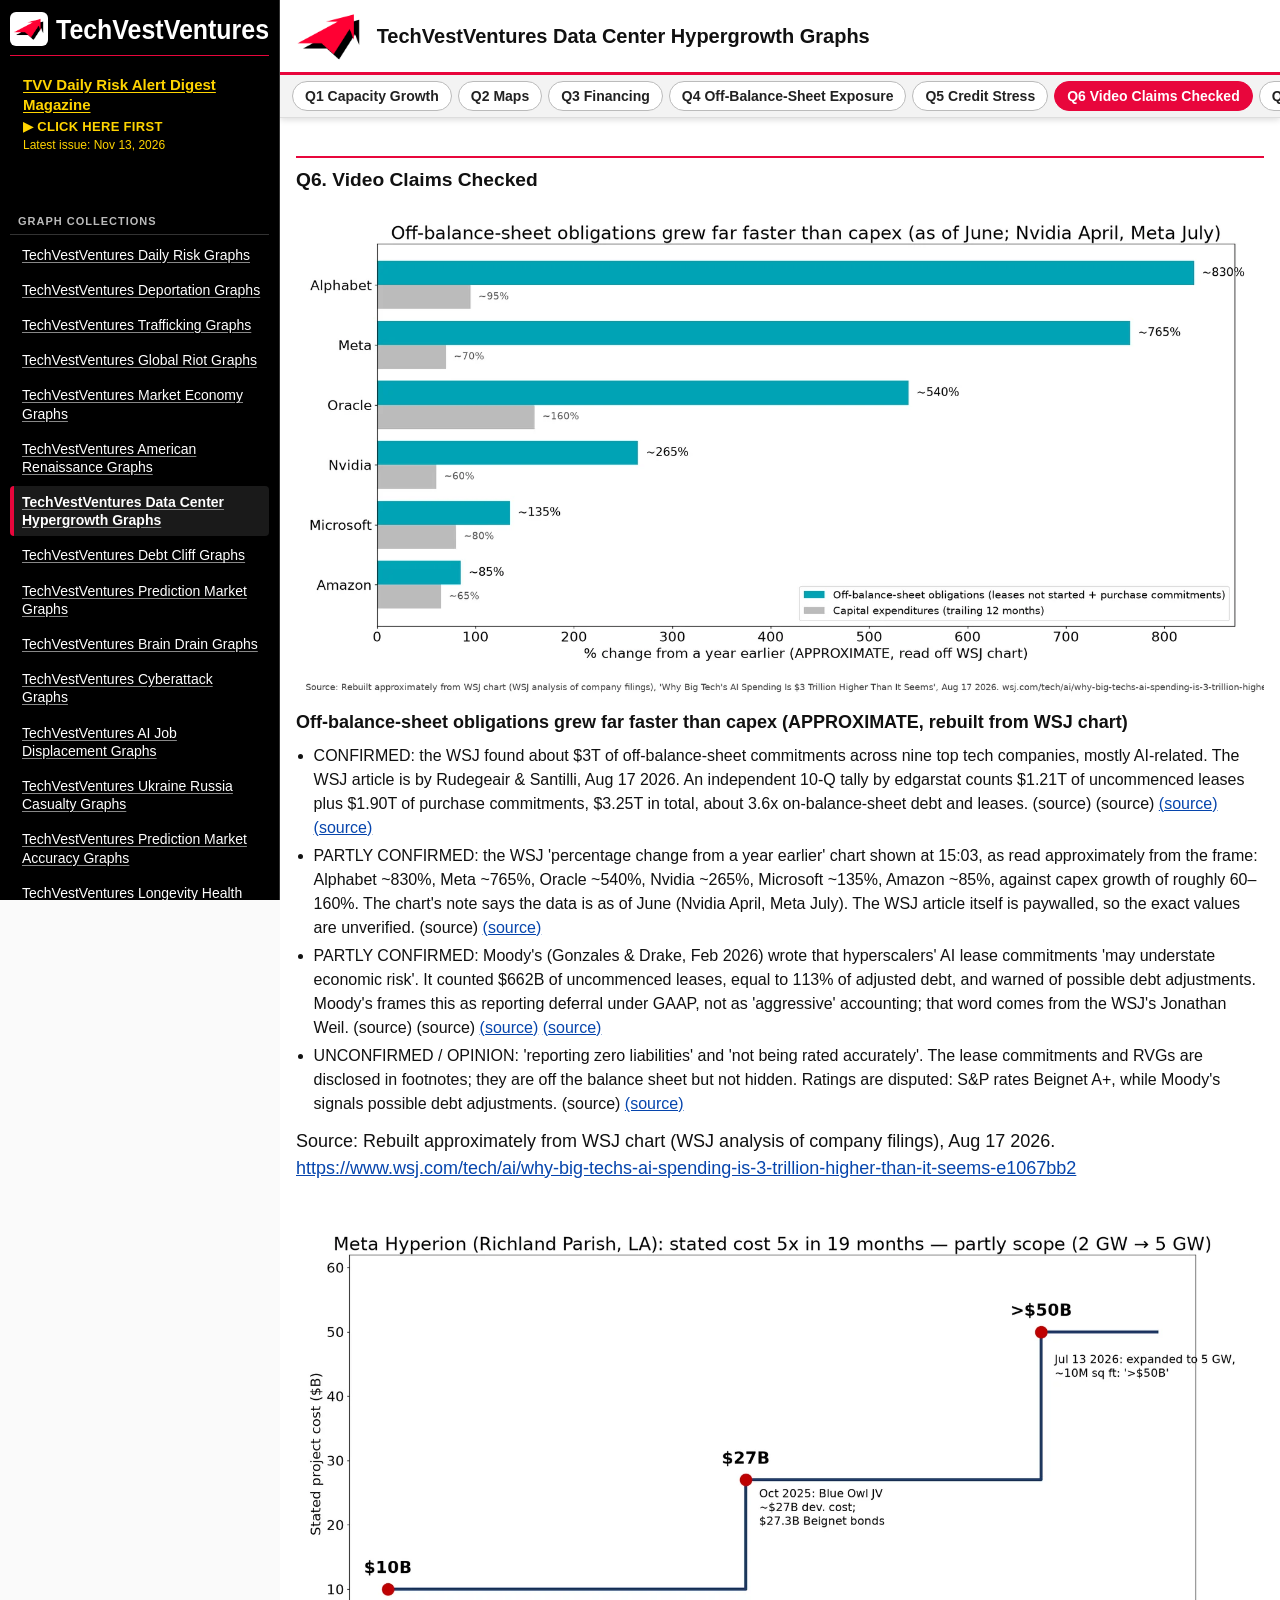
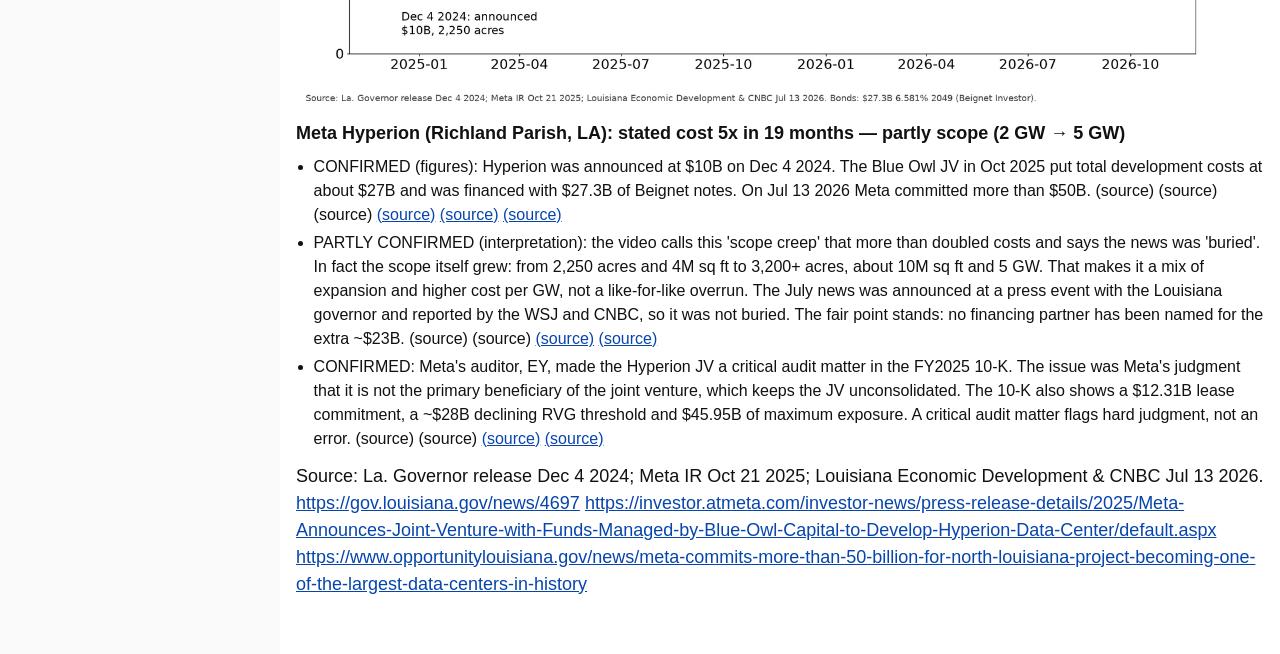
<file: issues/Q6.html>
<!doctype html><html lang="en"><head><meta charset="utf-8"><meta name="viewport" content="width=device-width,initial-scale=1"><title>TechVestVentures Data Center Hypergrowth Graphs — Q6</title><link rel="icon" href="../assets/favicon.svg" type="image/svg+xml"><link rel="icon" href="../assets/favicon-32.png" sizes="32x32" type="image/png"><link rel="apple-touch-icon" href="../assets/apple-touch-icon.png"><link rel="stylesheet" href="../assets/style.css"><script>if(!/[?&]raw/.test(location.search))location.replace("../index.html#Q6")</script></head><body><main id="issue"><h2 class="desk">Q6. Video Claims Checked</h2><figure class="g"><img src="img/09_wsj_obs_vs_capex_approx.webp" alt="Off-balance-sheet obligations grew far faster than capex (APPROXIMATE, rebuilt from WSJ chart)" loading="lazy"><figcaption><span class="t">Off-balance-sheet obligations grew far faster than capex (APPROXIMATE, rebuilt from WSJ chart)</span><ul><li>CONFIRMED: the WSJ found about $3T of off-balance-sheet commitments across nine top tech companies, mostly AI-related. The WSJ article is by Rudegeair &amp; Santilli, Aug 17 2026. An independent 10-Q tally by edgarstat counts $1.21T of uncommenced leases plus $1.90T of purchase commitments, $3.25T in total, about 3.6x on-balance-sheet debt and leases. (source) (source) <a href="https://www.wsj.com/tech/ai/why-big-techs-ai-spending-is-3-trillion-higher-than-it-seems-e1067bb2">(source)</a> <a href="https://edgarstat.com/blog/the-three-trillion-dollar-footnote-big-techs-ai-commitments/">(source)</a></li><li>PARTLY CONFIRMED: the WSJ &#x27;percentage change from a year earlier&#x27; chart shown at 15:03, as read approximately from the frame: Alphabet ~830%, Meta ~765%, Oracle ~540%, Nvidia ~265%, Microsoft ~135%, Amazon ~85%, against capex growth of roughly 60–160%. The chart&#x27;s note says the data is as of June (Nvidia April, Meta July). The WSJ article itself is paywalled, so the exact values are unverified. (source) <a href="https://www.wsj.com/tech/ai/why-big-techs-ai-spending-is-3-trillion-higher-than-it-seems-e1067bb2">(source)</a></li><li>PARTLY CONFIRMED: Moody&#x27;s (Gonzales &amp; Drake, Feb 2026) wrote that hyperscalers&#x27; AI lease commitments &#x27;may understate economic risk&#x27;. It counted $662B of uncommenced leases, equal to 113% of adjusted debt, and warned of possible debt adjustments. Moody&#x27;s frames this as reporting deferral under GAAP, not as &#x27;aggressive&#x27; accounting; that word comes from the WSJ&#x27;s Jonathan Weil. (source) (source) <a href="https://fortune.com/2026/02/25/hyperscaler-risk-off-balance-sheet-662-billion-data-center-commitments-meta-amazon-microsoft-oracle-alphabet/">(source)</a> <a href="https://www.datacenterdynamics.com/en/news/moodys-hyperscalers-understating-risks-of-short-term-ai-dc-lease-agreements-leaving-investors-in-the-dark/">(source)</a></li><li>UNCONFIRMED / OPINION: &#x27;reporting zero liabilities&#x27; and &#x27;not being rated accurately&#x27;. The lease commitments and RVGs are disclosed in footnotes; they are off the balance sheet but not hidden. Ratings are disputed: S&amp;P rates Beignet A+, while Moody&#x27;s signals possible debt adjustments. (source) <a href="https://ccir.io/credit/commitments">(source)</a></li></ul><p>Source: Rebuilt approximately from WSJ chart (WSJ analysis of company filings), Aug 17 2026.<br><a href="https://www.wsj.com/tech/ai/why-big-techs-ai-spending-is-3-trillion-higher-than-it-seems-e1067bb2">https://www.wsj.com/tech/ai/why-big-techs-ai-spending-is-3-trillion-higher-than-it-seems-e1067bb2</a></p></figcaption></figure>
<figure class="g"><img src="img/08_hyperion_cost_timeline.webp" alt="Meta Hyperion (Richland Parish, LA): stated cost 5x in 19 months — partly scope (2 GW → 5 GW)" loading="lazy"><figcaption><span class="t">Meta Hyperion (Richland Parish, LA): stated cost 5x in 19 months — partly scope (2 GW → 5 GW)</span><ul><li>CONFIRMED (figures): Hyperion was announced at $10B on Dec 4 2024. The Blue Owl JV in Oct 2025 put total development costs at about $27B and was financed with $27.3B of Beignet notes. On Jul 13 2026 Meta committed more than $50B. (source) (source) (source) <a href="https://gov.louisiana.gov/news/4697">(source)</a> <a href="https://investor.atmeta.com/investor-news/press-release-details/2025/Meta-Announces-Joint-Venture-with-Funds-Managed-by-Blue-Owl-Capital-to-Develop-Hyperion-Data-Center/default.aspx">(source)</a> <a href="https://www.cnbc.com/2026/07/13/meta-louisiana-data-center-investment-reaches-50-billion-amid-ai-push.html">(source)</a></li><li>PARTLY CONFIRMED (interpretation): the video calls this &#x27;scope creep&#x27; that more than doubled costs and says the news was &#x27;buried&#x27;. In fact the scope itself grew: from 2,250 acres and 4M sq ft to 3,200+ acres, about 10M sq ft and 5 GW. That makes it a mix of expansion and higher cost per GW, not a like-for-like overrun. The July news was announced at a press event with the Louisiana governor and reported by the WSJ and CNBC, so it was not buried. The fair point stands: no financing partner has been named for the extra ~$23B. (source) (source) <a href="https://www.opportunitylouisiana.gov/news/meta-commits-more-than-50-billion-for-north-louisiana-project-becoming-one-of-the-largest-data-centers-in-history">(source)</a> <a href="https://www.wsj.com/tech/meta-lifts-cost-of-louisiana-data-center-to-50-billion-02b2eb25">(source)</a></li><li>CONFIRMED: Meta&#x27;s auditor, EY, made the Hyperion JV a critical audit matter in the FY2025 10-K. The issue was Meta&#x27;s judgment that it is not the primary beneficiary of the joint venture, which keeps the JV unconsolidated. The 10-K also shows a $12.31B lease commitment, a ~$28B declining RVG threshold and $45.95B of maximum exposure. A critical audit matter flags hard judgment, not an error. (source) (source) <a href="https://www.sec.gov/Archives/edgar/data/1326801/000162828026003942/meta-20251231.htm">(source)</a> <a href="https://deepquarry.substack.com/p/beyond-the-hype-auditor-ey-highlights">(source)</a></li></ul><p>Source: La. Governor release Dec 4 2024; Meta IR Oct 21 2025; Louisiana Economic Development &amp; CNBC Jul 13 2026.<br><a href="https://gov.louisiana.gov/news/4697">https://gov.louisiana.gov/news/4697</a> <a href="https://investor.atmeta.com/investor-news/press-release-details/2025/Meta-Announces-Joint-Venture-with-Funds-Managed-by-Blue-Owl-Capital-to-Develop-Hyperion-Data-Center/default.aspx">https://investor.atmeta.com/investor-news/press-release-details/2025/Meta-Announces-Joint-Venture-with-Funds-Managed-by-Blue-Owl-Capital-to-Develop-Hyperion-Data-Center/default.aspx</a> <a href="https://www.opportunitylouisiana.gov/news/meta-commits-more-than-50-billion-for-north-louisiana-project-becoming-one-of-the-largest-data-centers-in-history">https://www.opportunitylouisiana.gov/news/meta-commits-more-than-50-billion-for-north-louisiana-project-becoming-one-of-the-largest-data-centers-in-history</a></p></figcaption></figure></main></body></html>
</file>
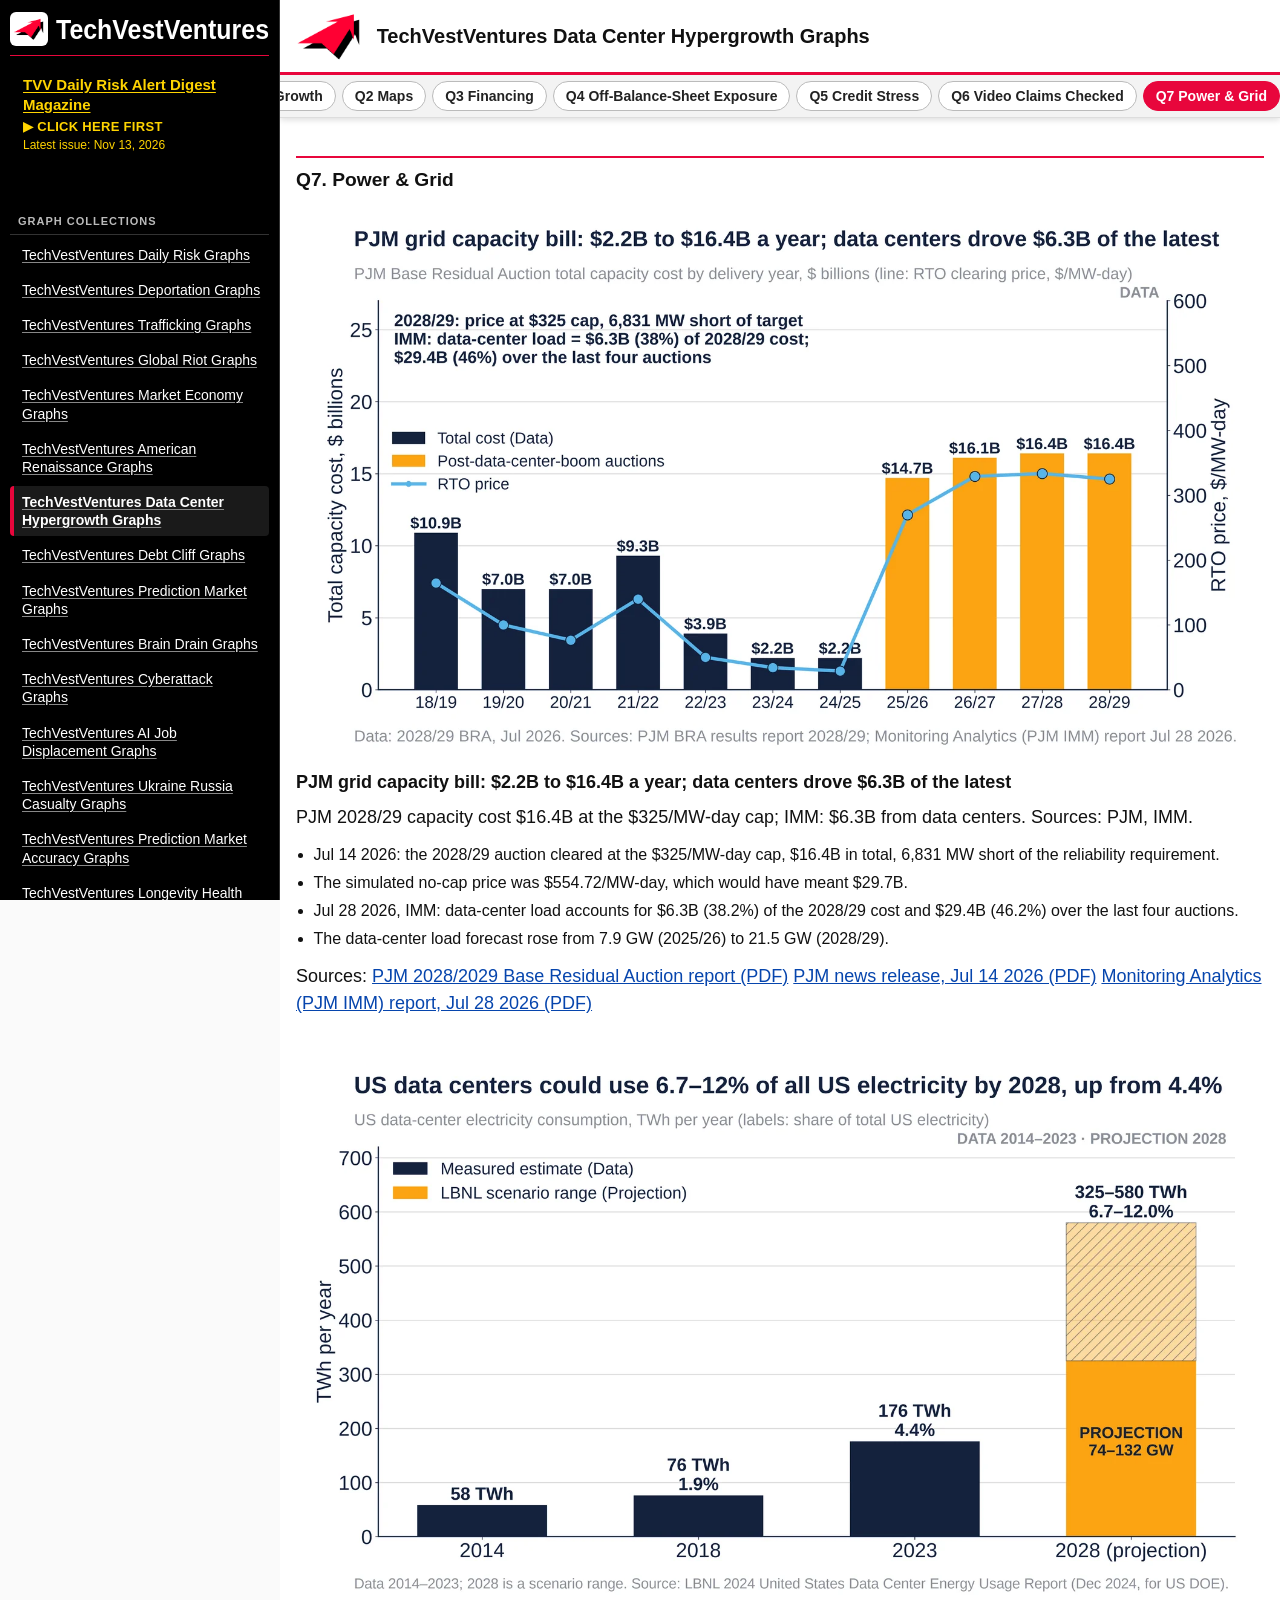
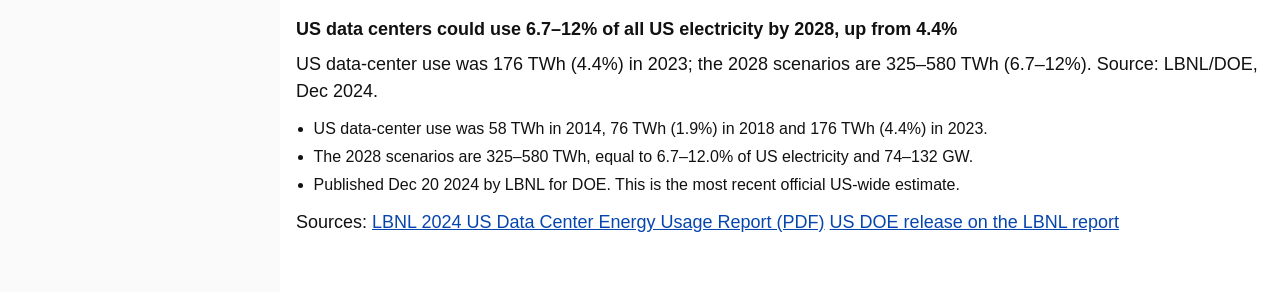
<file: issues/Q7.html>
<!doctype html><html lang="en"><head><meta charset="utf-8"><meta name="viewport" content="width=device-width,initial-scale=1"><title>TechVestVentures Data Center Hypergrowth Graphs — Q7</title><link rel="icon" href="../assets/favicon.svg" type="image/svg+xml"><link rel="icon" href="../assets/favicon-32.png" sizes="32x32" type="image/png"><link rel="apple-touch-icon" href="../assets/apple-touch-icon.png"><link rel="stylesheet" href="../assets/style.css"><script>if(!/[?&]raw/.test(location.search))location.replace("../index.html#Q7")</script></head><body><main id="issue"><h2 class="desk">Q7. Power &amp; Grid</h2><figure class="g w"><img src="img/W2026-10-30-N4.webp" alt="PJM grid capacity bill: $2.2B to $16.4B a year; data centers drove $6.3B of the latest" loading="lazy"><figcaption><span class="t">PJM grid capacity bill: $2.2B to $16.4B a year; data centers drove $6.3B of the latest</span><p>PJM 2028/29 capacity cost $16.4B at the $325/MW-day cap; IMM: $6.3B from data centers. Sources: PJM, IMM.</p><ul><li>Jul 14 2026: the 2028/29 auction cleared at the $325/MW-day cap, $16.4B in total, 6,831 MW short of the reliability requirement.</li><li>The simulated no-cap price was $554.72/MW-day, which would have meant $29.7B.</li><li>Jul 28 2026, IMM: data-center load accounts for $6.3B (38.2%) of the 2028/29 cost and $29.4B (46.2%) over the last four auctions.</li><li>The data-center load forecast rose from 7.9 GW (2025/26) to 21.5 GW (2028/29).</li></ul><p>Sources: <a href="https://www.pjm.com/-/media/DotCom/markets-ops/rpm/rpm-auction-info/2028-2029/2028-2029-bra-results-report.pdf">PJM 2028/2029 Base Residual Auction report (PDF)</a> <a href="https://www.pjm.com/-/media/DotCom/about-pjm/newsroom/2026-releases/20260714-pjm-capacity-auction-procures-138318-mw-of-generation-resources.pdf">PJM news release, Jul 14 2026 (PDF)</a> <a href="https://www.monitoringanalytics.com/reports/presentations/2026/IMM_MC_Market_Monitor_Report_20260728.pdf">Monitoring Analytics (PJM IMM) report, Jul 28 2026 (PDF)</a></p></figcaption></figure>
<figure class="g w"><img src="img/W2026-10-30-N5.webp" alt="US data centers could use 6.7–12% of all US electricity by 2028, up from 4.4%" loading="lazy"><figcaption><span class="t">US data centers could use 6.7–12% of all US electricity by 2028, up from 4.4%</span><p>US data-center use was 176 TWh (4.4%) in 2023; the 2028 scenarios are 325–580 TWh (6.7–12%). Source: LBNL/DOE, Dec 2024.</p><ul><li>US data-center use was 58 TWh in 2014, 76 TWh (1.9%) in 2018 and 176 TWh (4.4%) in 2023.</li><li>The 2028 scenarios are 325–580 TWh, equal to 6.7–12.0% of US electricity and 74–132 GW.</li><li>Published Dec 20 2024 by LBNL for DOE. This is the most recent official US-wide estimate.</li></ul><p>Sources: <a href="https://eta-publications.lbl.gov/sites/default/files/2024-12/lbnl-2024-united-states-data-center-energy-usage-report_1.pdf">LBNL 2024 US Data Center Energy Usage Report (PDF)</a> <a href="https://www.energy.gov/articles/doe-releases-new-report-evaluating-increase-electricity-demand-data-centers">US DOE release on the LBNL report</a></p></figcaption></figure></main></body></html>
</file>
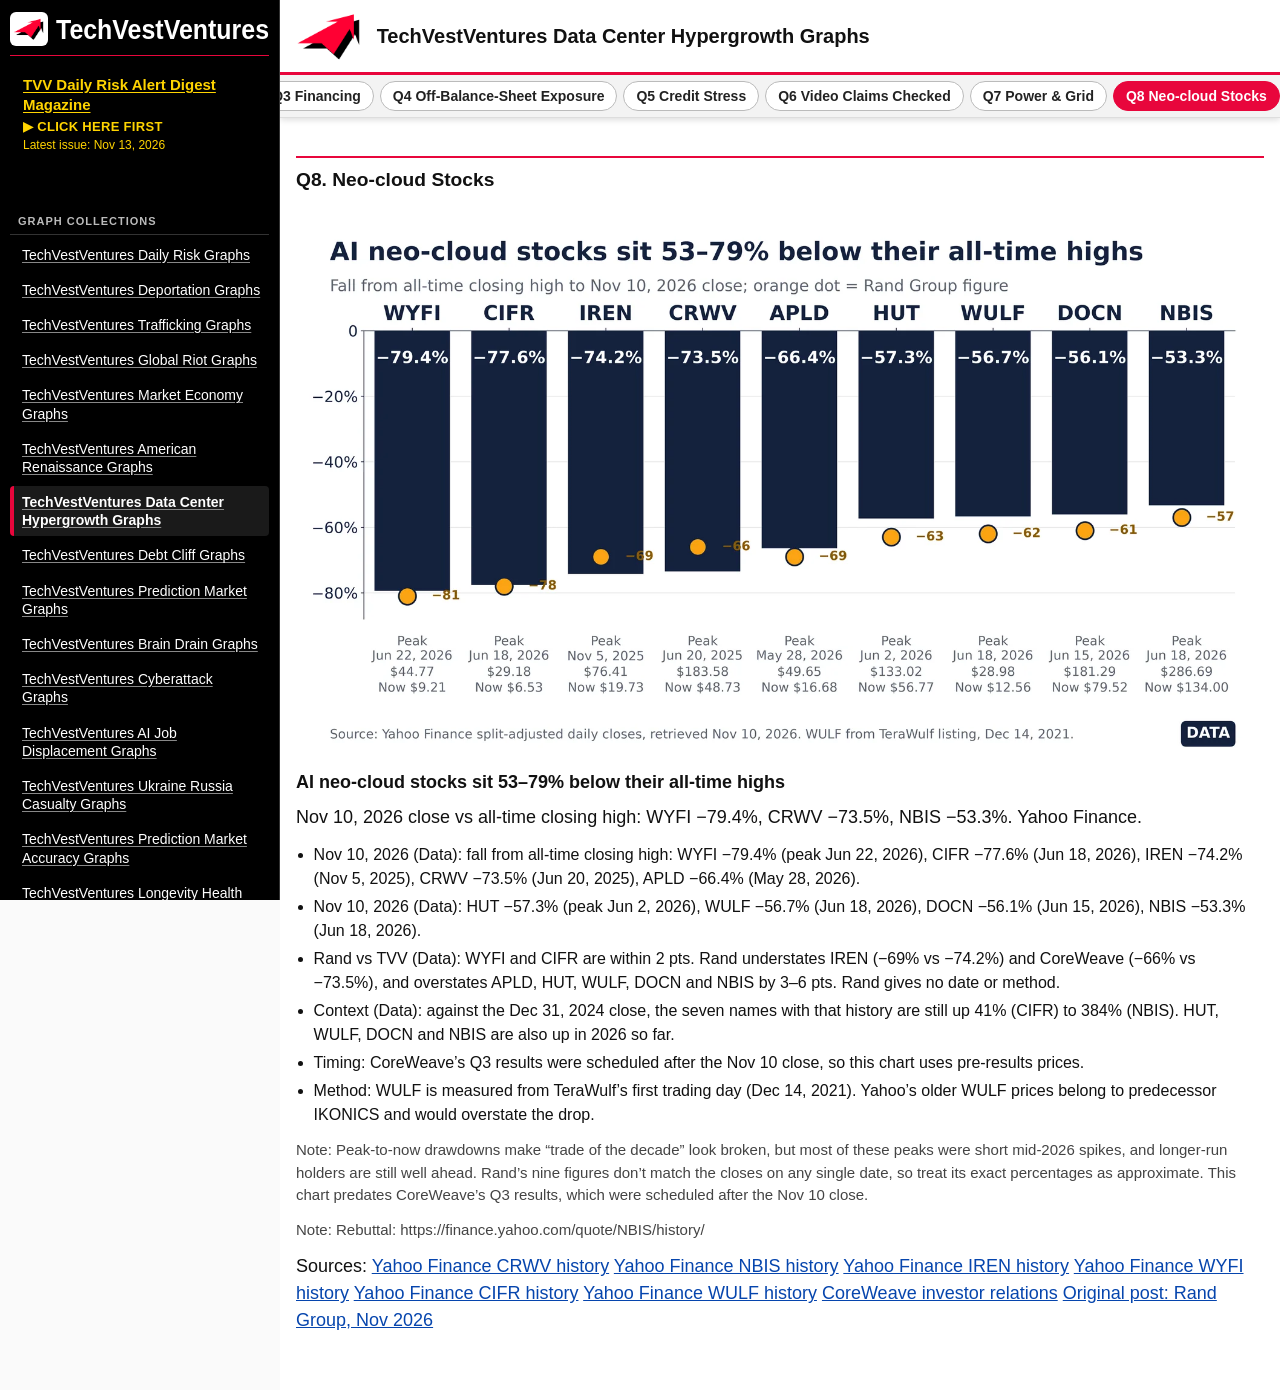
<file: issues/Q8.html>
<!doctype html><html lang="en"><head><meta charset="utf-8"><meta name="viewport" content="width=device-width,initial-scale=1"><title>TechVestVentures Data Center Hypergrowth Graphs — Q8</title><link rel="icon" href="../assets/favicon.svg" type="image/svg+xml"><link rel="icon" href="../assets/favicon-32.png" sizes="32x32" type="image/png"><link rel="apple-touch-icon" href="../assets/apple-touch-icon.png"><link rel="stylesheet" href="../assets/style.css"><script>if(!/[?&]raw/.test(location.search))location.replace("../index.html#Q8")</script></head><body><main id="issue"><h2 class="desk">Q8. Neo-cloud Stocks</h2><figure class="g w"><img src="img/W2026-11-10-M48.webp" alt="AI neo-cloud stocks sit 53–79% below their all-time highs" loading="lazy"><figcaption><span class="t">AI neo-cloud stocks sit 53–79% below their all-time highs</span><p>Nov 10, 2026 close vs all-time closing high: WYFI −79.4%, CRWV −73.5%, NBIS −53.3%. Yahoo Finance.</p><ul><li>Nov 10, 2026 (Data): fall from all-time closing high: WYFI −79.4% (peak Jun 22, 2026), CIFR −77.6% (Jun 18, 2026), IREN −74.2% (Nov 5, 2025), CRWV −73.5% (Jun 20, 2025), APLD −66.4% (May 28, 2026).</li><li>Nov 10, 2026 (Data): HUT −57.3% (peak Jun 2, 2026), WULF −56.7% (Jun 18, 2026), DOCN −56.1% (Jun 15, 2026), NBIS −53.3% (Jun 18, 2026).</li><li>Rand vs TVV (Data): WYFI and CIFR are within 2 pts. Rand understates IREN (−69% vs −74.2%) and CoreWeave (−66% vs −73.5%), and overstates APLD, HUT, WULF, DOCN and NBIS by 3–6 pts. Rand gives no date or method.</li><li>Context (Data): against the Dec 31, 2024 close, the seven names with that history are still up 41% (CIFR) to 384% (NBIS). HUT, WULF, DOCN and NBIS are also up in 2026 so far.</li><li>Timing: CoreWeave’s Q3 results were scheduled after the Nov 10 close, so this chart uses pre-results prices.</li><li>Method: WULF is measured from TeraWulf’s first trading day (Dec 14, 2021). Yahoo’s older WULF prices belong to predecessor IKONICS and would overstate the drop.</li></ul><p class="nt">Note: Peak-to-now drawdowns make “trade of the decade” look broken, but most of these peaks were short mid-2026 spikes, and longer-run holders are still well ahead. Rand’s nine figures don’t match the closes on any single date, so treat its exact percentages as approximate. This chart predates CoreWeave’s Q3 results, which were scheduled after the Nov 10 close.</p><p class="nt">Note: Rebuttal: https://finance.yahoo.com/quote/NBIS/history/</p><p>Sources: <a href="https://finance.yahoo.com/quote/CRWV/history/">Yahoo Finance CRWV history</a> <a href="https://finance.yahoo.com/quote/NBIS/history/">Yahoo Finance NBIS history</a> <a href="https://finance.yahoo.com/quote/IREN/history/">Yahoo Finance IREN history</a> <a href="https://finance.yahoo.com/quote/WYFI/history/">Yahoo Finance WYFI history</a> <a href="https://finance.yahoo.com/quote/CIFR/history/">Yahoo Finance CIFR history</a> <a href="https://finance.yahoo.com/quote/WULF/history/">Yahoo Finance WULF history</a> <a href="https://investors.coreweave.com/">CoreWeave investor relations</a> <a href="https://x.com/randgroup/status/2120073114512240910">Original post: Rand Group, Nov 2026</a></p></figcaption></figure></main></body></html>
</file>
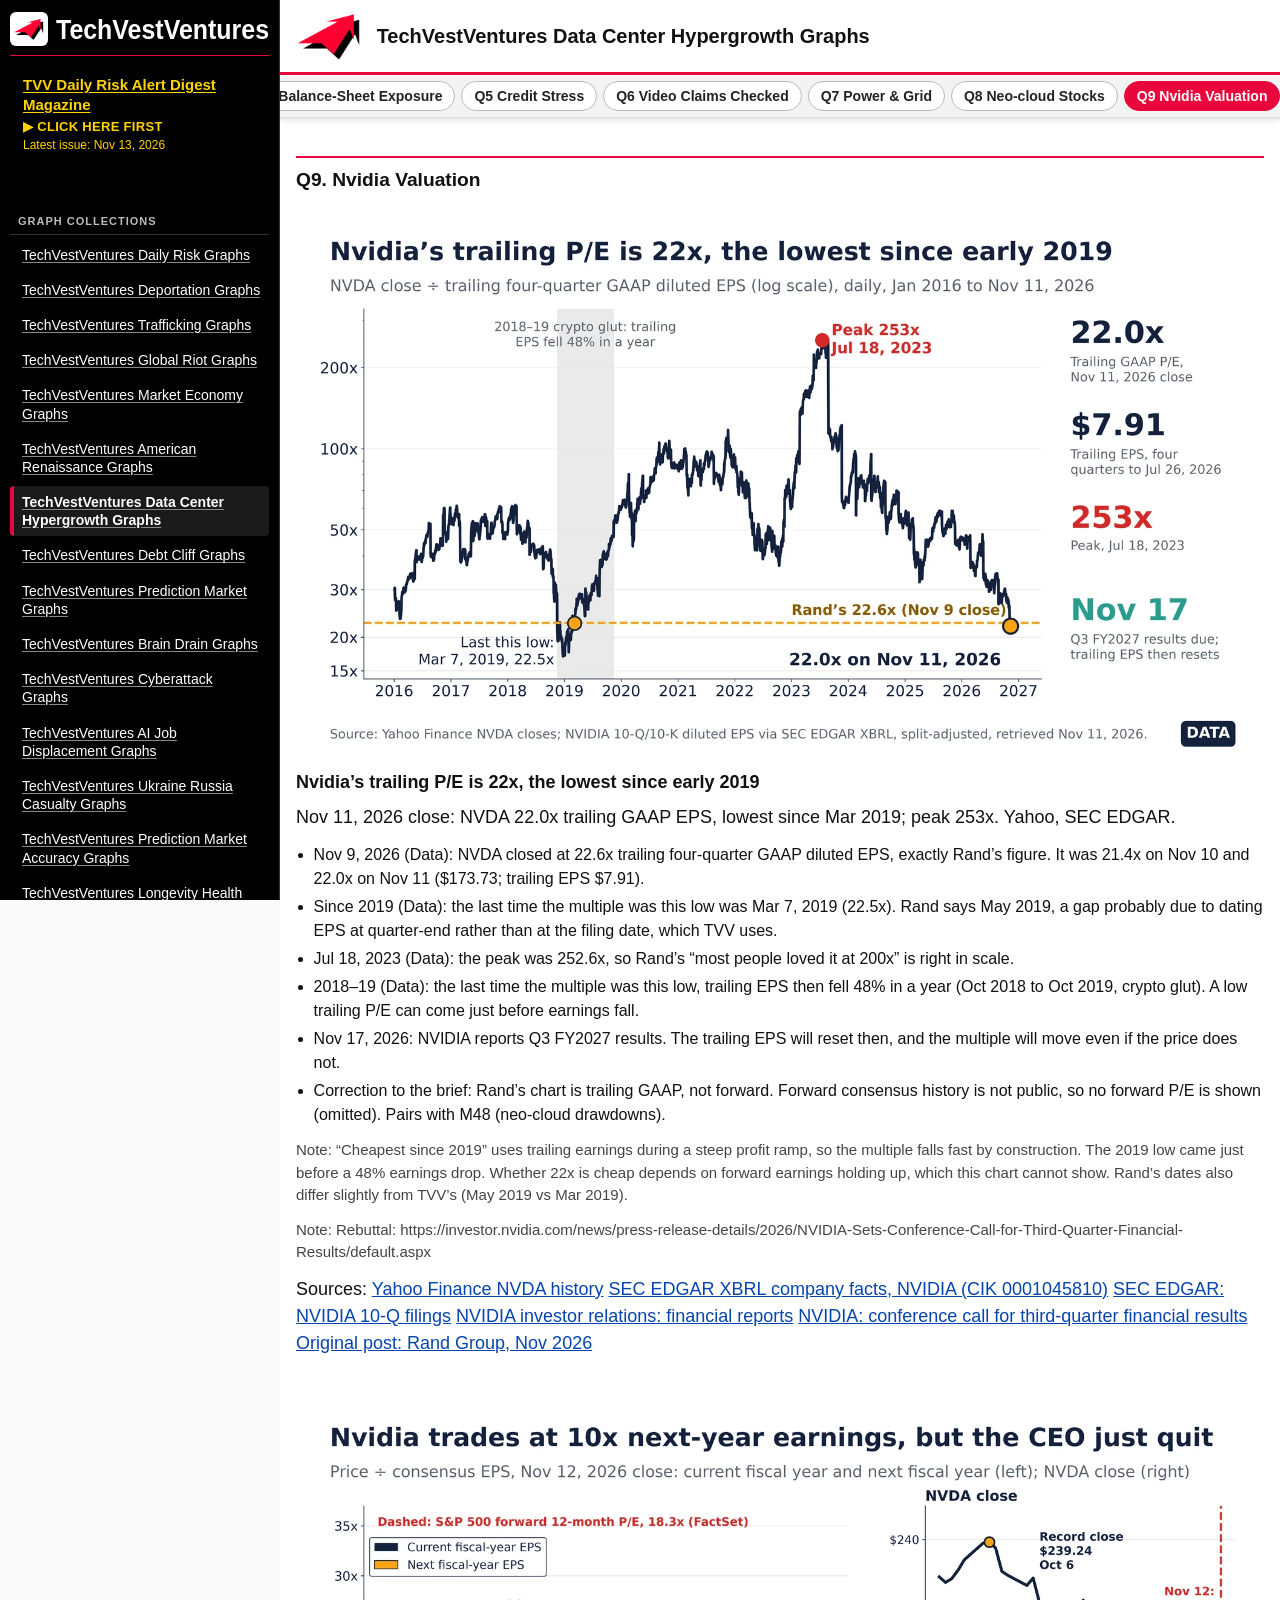
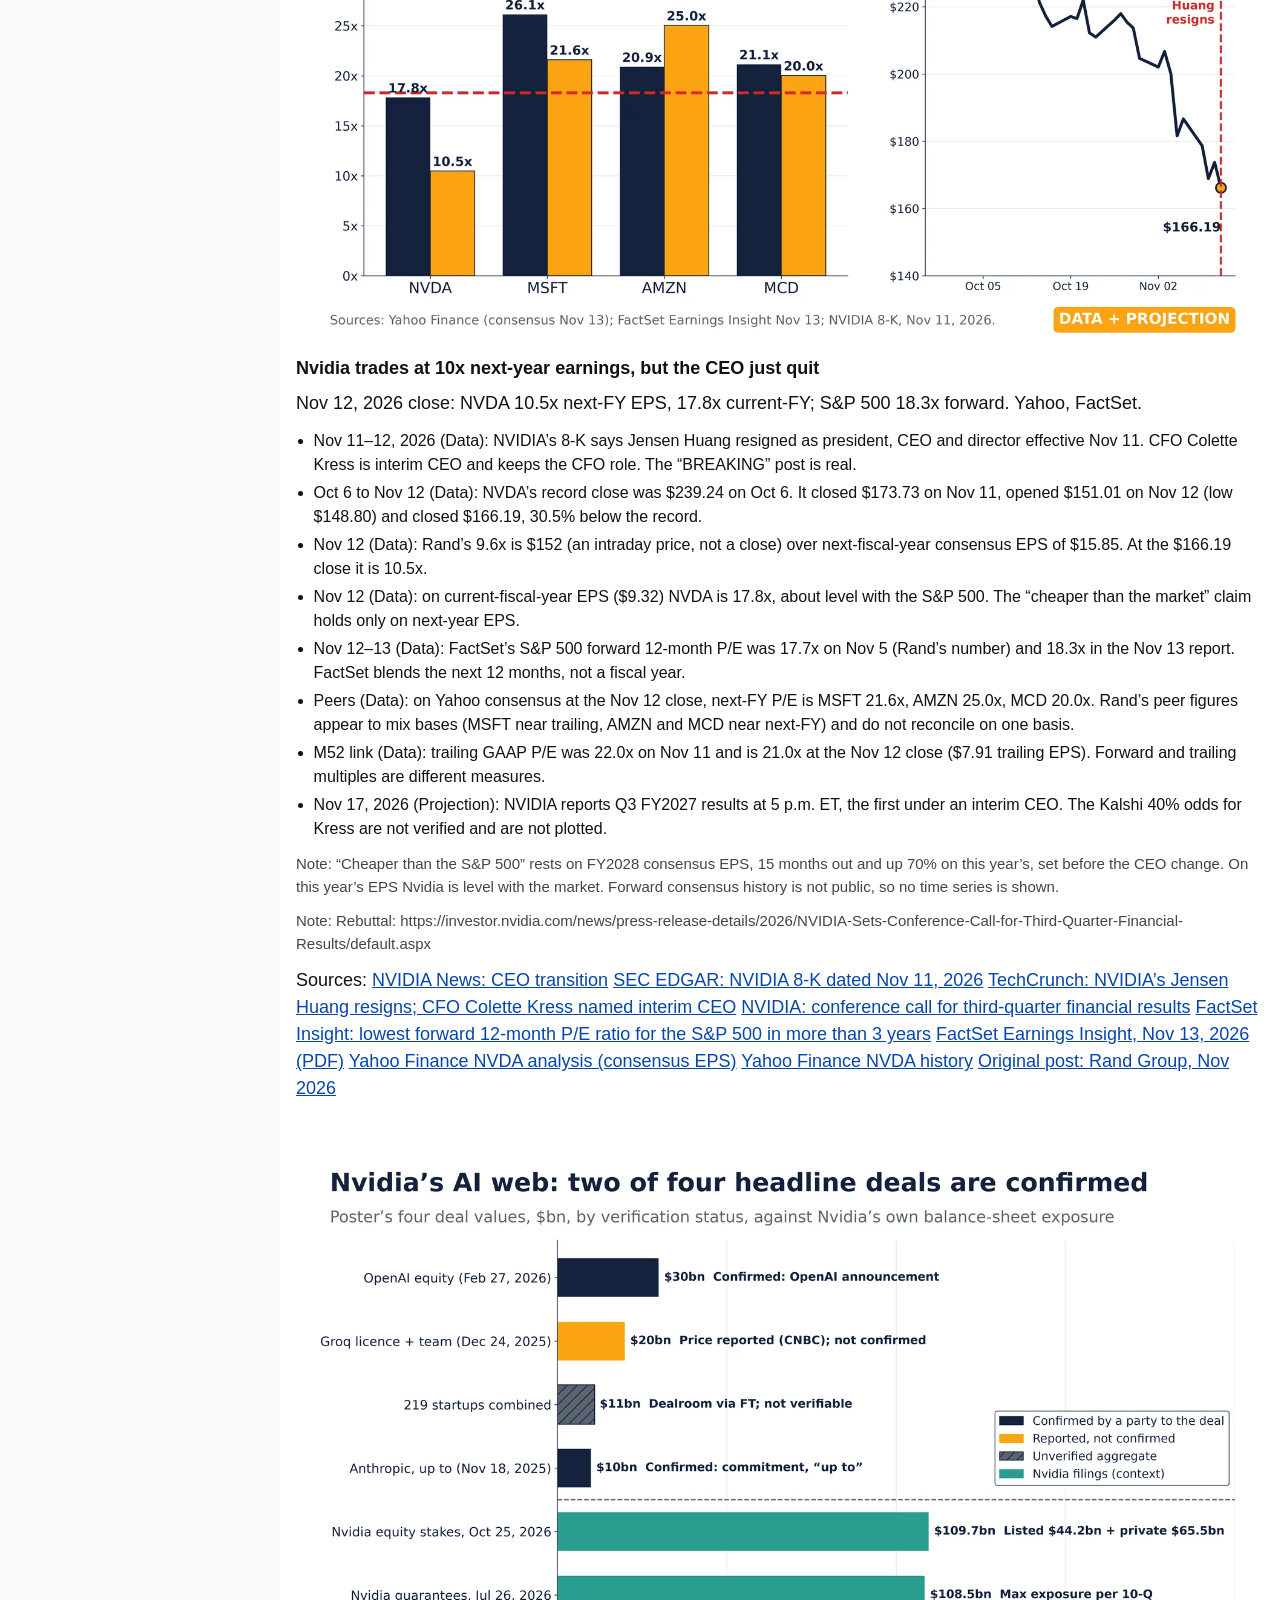
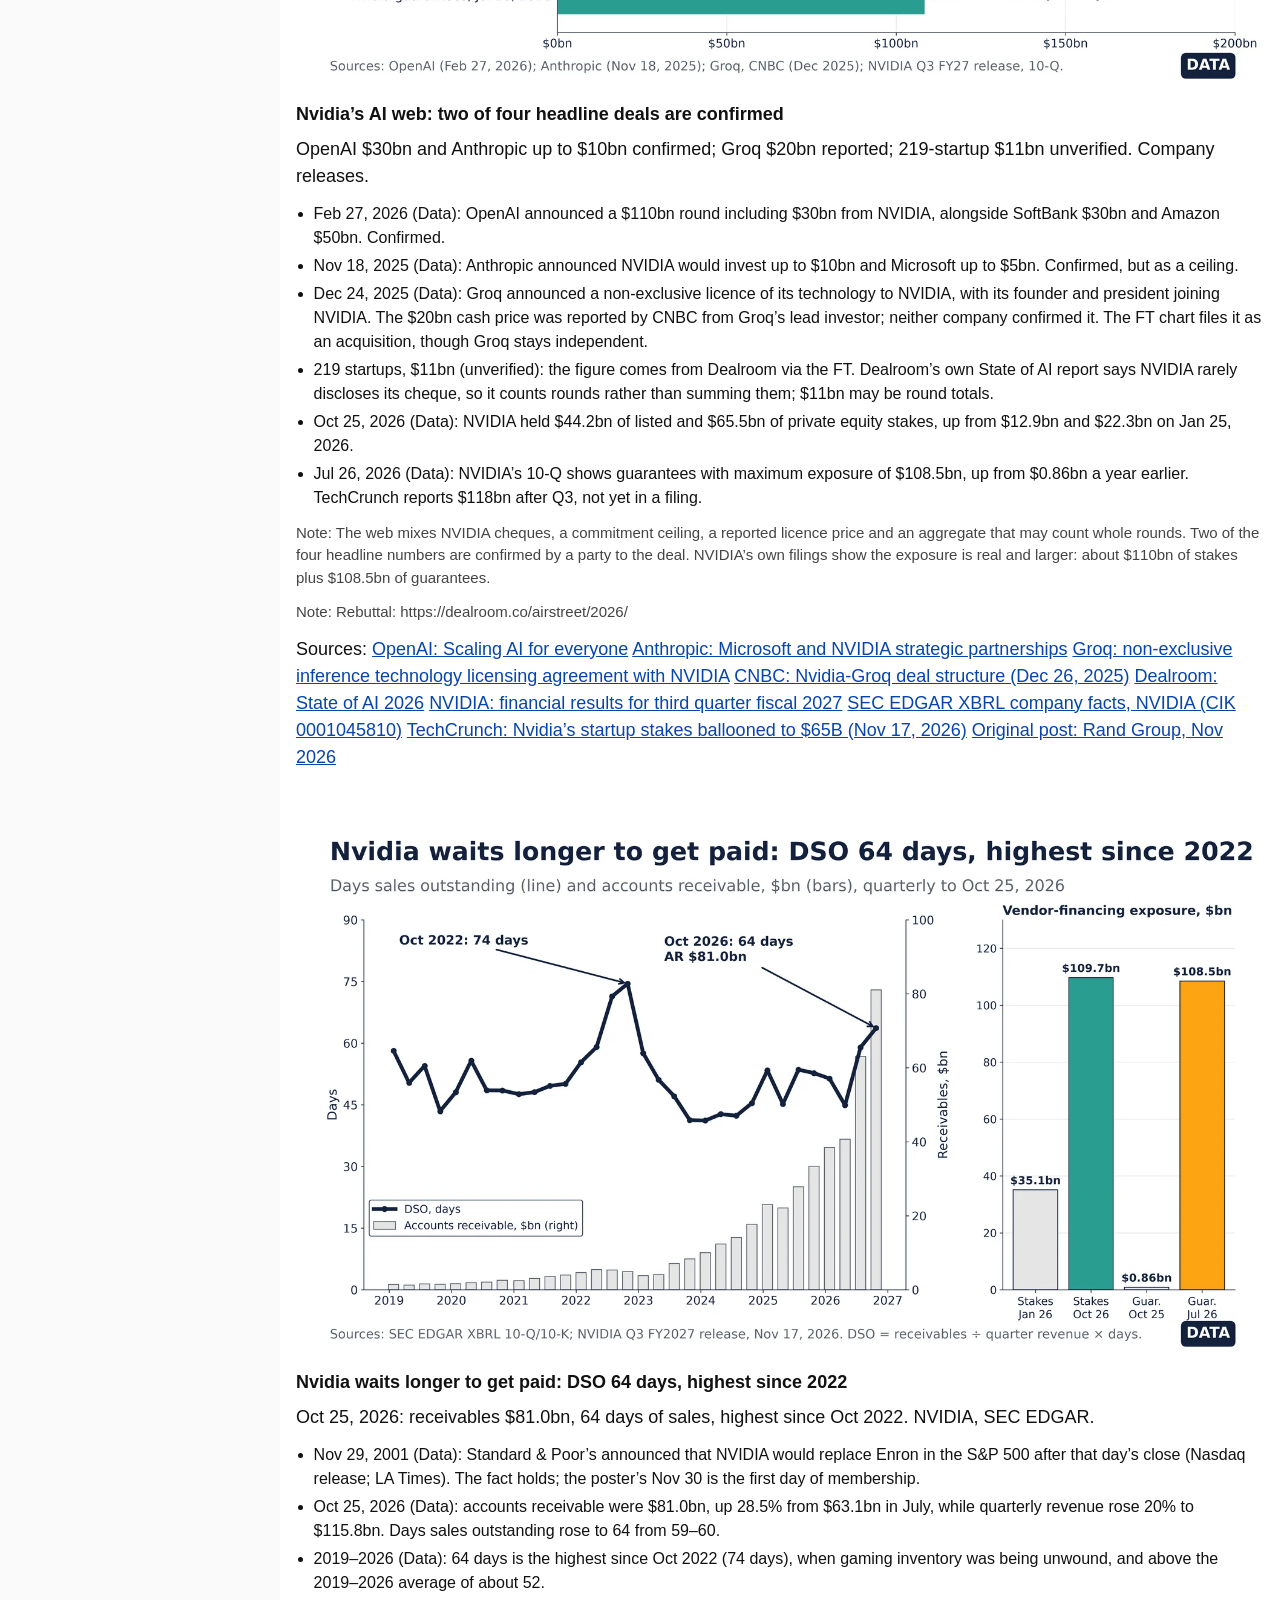
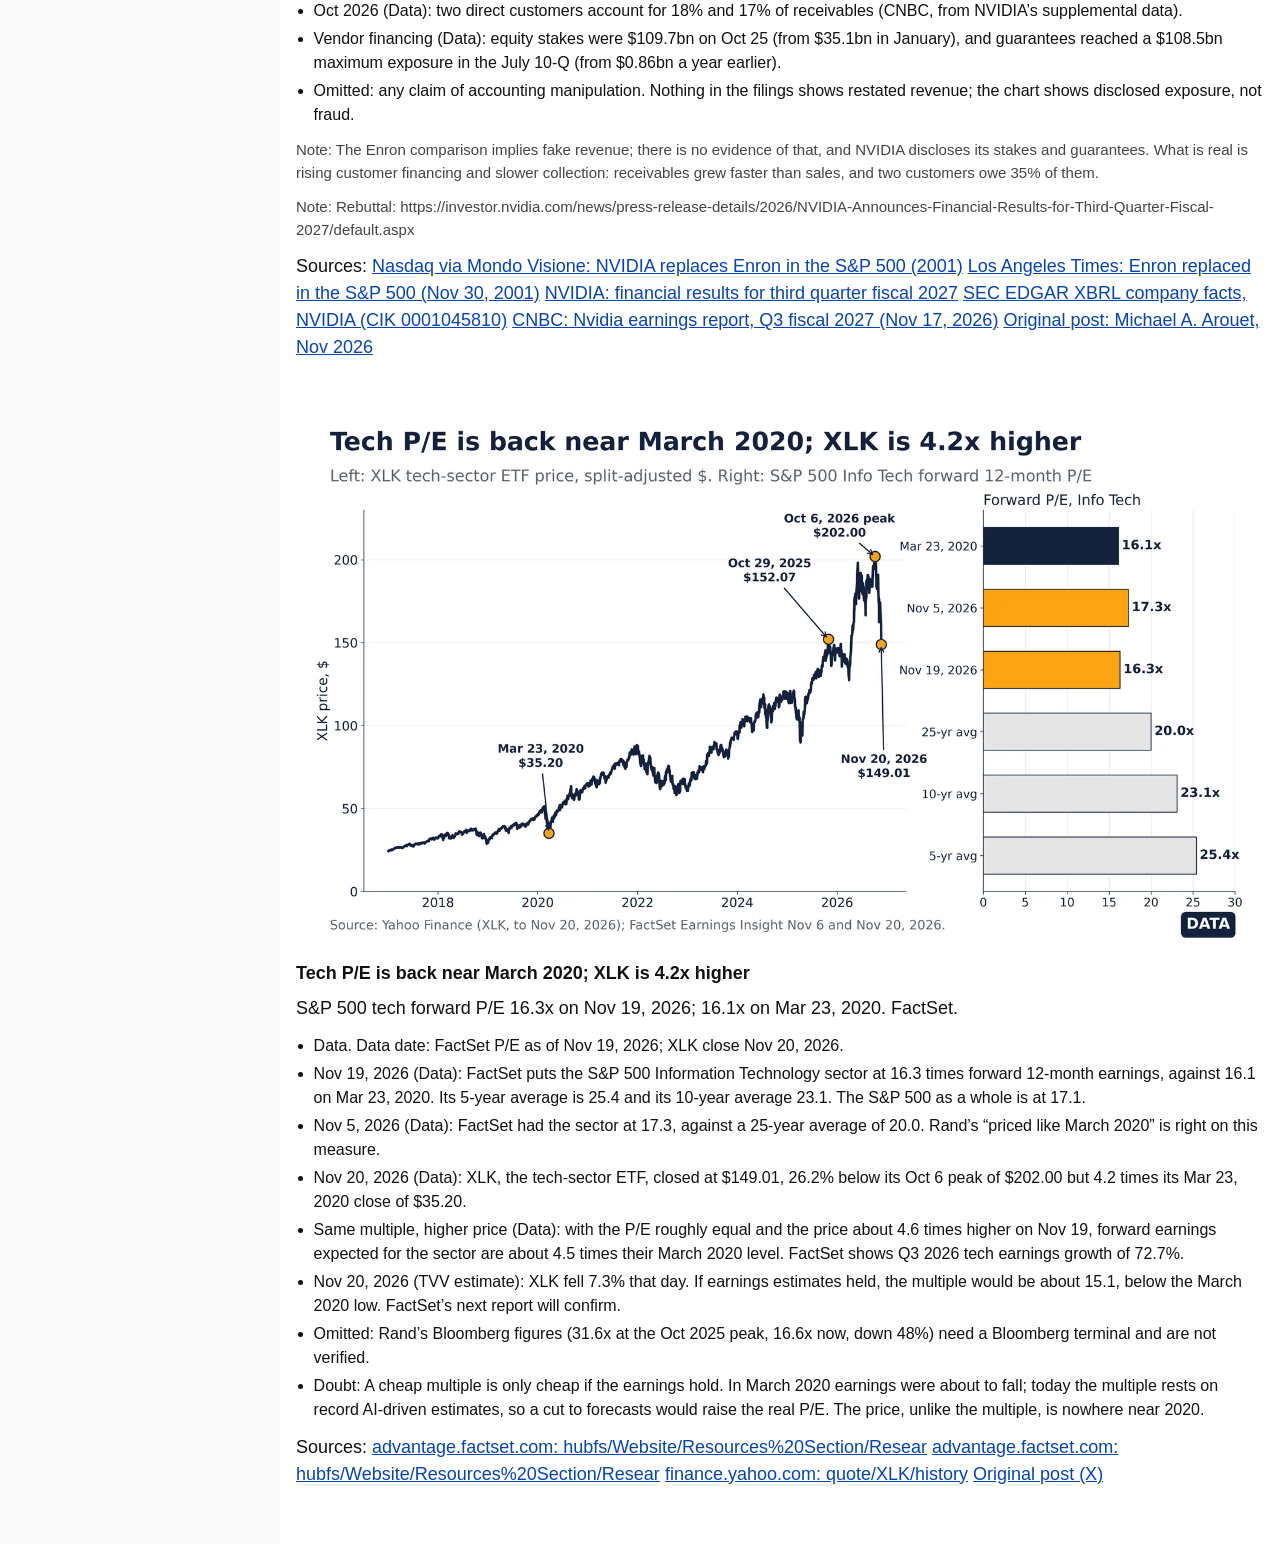
<file: issues/Q9.html>
<!doctype html><html lang="en"><head><meta charset="utf-8"><meta name="viewport" content="width=device-width,initial-scale=1"><title>TechVestVentures Data Center Hypergrowth Graphs — Q9</title><link rel="icon" href="../assets/favicon.svg" type="image/svg+xml"><link rel="icon" href="../assets/favicon-32.png" sizes="32x32" type="image/png"><link rel="apple-touch-icon" href="../assets/apple-touch-icon.png"><link rel="stylesheet" href="../assets/style.css"><script>if(!/[?&]raw/.test(location.search))location.replace("../index.html#Q9")</script></head><body><main id="issue"><h2 class="desk">Q9. Nvidia Valuation</h2><figure class="g w"><img src="img/W2026-11-11-M52.webp" alt="Nvidia’s trailing P/E is 22x, the lowest since early 2019" loading="lazy"><figcaption><span class="t">Nvidia’s trailing P/E is 22x, the lowest since early 2019</span><p>Nov 11, 2026 close: NVDA 22.0x trailing GAAP EPS, lowest since Mar 2019; peak 253x. Yahoo, SEC EDGAR.</p><ul><li>Nov 9, 2026 (Data): NVDA closed at 22.6x trailing four-quarter GAAP diluted EPS, exactly Rand’s figure. It was 21.4x on Nov 10 and 22.0x on Nov 11 ($173.73; trailing EPS $7.91).</li><li>Since 2019 (Data): the last time the multiple was this low was Mar 7, 2019 (22.5x). Rand says May 2019, a gap probably due to dating EPS at quarter-end rather than at the filing date, which TVV uses.</li><li>Jul 18, 2023 (Data): the peak was 252.6x, so Rand’s “most people loved it at 200x” is right in scale.</li><li>2018–19 (Data): the last time the multiple was this low, trailing EPS then fell 48% in a year (Oct 2018 to Oct 2019, crypto glut). A low trailing P/E can come just before earnings fall.</li><li>Nov 17, 2026: NVIDIA reports Q3 FY2027 results. The trailing EPS will reset then, and the multiple will move even if the price does not.</li><li>Correction to the brief: Rand’s chart is trailing GAAP, not forward. Forward consensus history is not public, so no forward P/E is shown (omitted). Pairs with M48 (neo-cloud drawdowns).</li></ul><p class="nt">Note: “Cheapest since 2019” uses trailing earnings during a steep profit ramp, so the multiple falls fast by construction. The 2019 low came just before a 48% earnings drop. Whether 22x is cheap depends on forward earnings holding up, which this chart cannot show. Rand’s dates also differ slightly from TVV’s (May 2019 vs Mar 2019).</p><p class="nt">Note: Rebuttal: https://investor.nvidia.com/news/press-release-details/2026/NVIDIA-Sets-Conference-Call-for-Third-Quarter-Financial-Results/default.aspx</p><p>Sources: <a href="https://finance.yahoo.com/quote/NVDA/history/">Yahoo Finance NVDA history</a> <a href="https://data.sec.gov/api/xbrl/companyfacts/CIK0001045810.json">SEC EDGAR XBRL company facts, NVIDIA (CIK 0001045810)</a> <a href="https://www.sec.gov/cgi-bin/browse-edgar?action=getcompany&amp;CIK=0001045810&amp;type=10-Q">SEC EDGAR: NVIDIA 10-Q filings</a> <a href="https://investor.nvidia.com/financial-info/financial-reports/">NVIDIA investor relations: financial reports</a> <a href="https://investor.nvidia.com/news/press-release-details/2026/NVIDIA-Sets-Conference-Call-for-Third-Quarter-Financial-Results/default.aspx">NVIDIA: conference call for third-quarter financial results</a> <a href="https://x.com/randgroup/status/2120489254354850198">Original post: Rand Group, Nov 2026</a></p></figcaption></figure>
<figure class="g w"><img src="img/W2026-11-13-M58.webp" alt="Nvidia trades at 10x next-year earnings, but the CEO just quit" loading="lazy"><figcaption><span class="t">Nvidia trades at 10x next-year earnings, but the CEO just quit</span><p>Nov 12, 2026 close: NVDA 10.5x next-FY EPS, 17.8x current-FY; S&amp;P 500 18.3x forward. Yahoo, FactSet.</p><ul><li>Nov 11–12, 2026 (Data): NVIDIA’s 8-K says Jensen Huang resigned as president, CEO and director effective Nov 11. CFO Colette Kress is interim CEO and keeps the CFO role. The “BREAKING” post is real.</li><li>Oct 6 to Nov 12 (Data): NVDA’s record close was $239.24 on Oct 6. It closed $173.73 on Nov 11, opened $151.01 on Nov 12 (low $148.80) and closed $166.19, 30.5% below the record.</li><li>Nov 12 (Data): Rand’s 9.6x is $152 (an intraday price, not a close) over next-fiscal-year consensus EPS of $15.85. At the $166.19 close it is 10.5x.</li><li>Nov 12 (Data): on current-fiscal-year EPS ($9.32) NVDA is 17.8x, about level with the S&amp;P 500. The “cheaper than the market” claim holds only on next-year EPS.</li><li>Nov 12–13 (Data): FactSet’s S&amp;P 500 forward 12-month P/E was 17.7x on Nov 5 (Rand’s number) and 18.3x in the Nov 13 report. FactSet blends the next 12 months, not a fiscal year.</li><li>Peers (Data): on Yahoo consensus at the Nov 12 close, next-FY P/E is MSFT 21.6x, AMZN 25.0x, MCD 20.0x. Rand’s peer figures appear to mix bases (MSFT near trailing, AMZN and MCD near next-FY) and do not reconcile on one basis.</li><li>M52 link (Data): trailing GAAP P/E was 22.0x on Nov 11 and is 21.0x at the Nov 12 close ($7.91 trailing EPS). Forward and trailing multiples are different measures.</li><li>Nov 17, 2026 (Projection): NVIDIA reports Q3 FY2027 results at 5 p.m. ET, the first under an interim CEO. The Kalshi 40% odds for Kress are not verified and are not plotted.</li></ul><p class="nt">Note: “Cheaper than the S&amp;P 500” rests on FY2028 consensus EPS, 15 months out and up 70% on this year’s, set before the CEO change. On this year’s EPS Nvidia is level with the market. Forward consensus history is not public, so no time series is shown.</p><p class="nt">Note: Rebuttal: https://investor.nvidia.com/news/press-release-details/2026/NVIDIA-Sets-Conference-Call-for-Third-Quarter-Financial-Results/default.aspx</p><p>Sources: <a href="https://nvidianews.nvidia.com/news/nvidia-announces-ceo-transition">NVIDIA News: CEO transition</a> <a href="https://www.sec.gov/Archives/edgar/data/1045810/000104581026000082/nvda-20261111.htm">SEC EDGAR: NVIDIA 8-K dated Nov 11, 2026</a> <a href="https://techcrunch.com/2026/11/12/nvidias-jensen-huang-resigns-chipmaker-names-cfo-colette-kress-as-interim-ceo/">TechCrunch: NVIDIA’s Jensen Huang resigns; CFO Colette Kress named interim CEO</a> <a href="https://investor.nvidia.com/news/press-release-details/2026/NVIDIA-Sets-Conference-Call-for-Third-Quarter-Financial-Results/default.aspx">NVIDIA: conference call for third-quarter financial results</a> <a href="https://insight.factset.com/lowest-forward-12-month-p/e-ratio-for-the-sp-500-in-more-than-3-years">FactSet Insight: lowest forward 12-month P/E ratio for the S&amp;P 500 in more than 3 years</a> <a href="https://advantage.factset.com/hubfs/Website/Resources%20Section/Research%20Desk/Earnings%20Insight/EarningsInsight_111326.pdf">FactSet Earnings Insight, Nov 13, 2026 (PDF)</a> <a href="https://finance.yahoo.com/quote/NVDA/analysis/">Yahoo Finance NVDA analysis (consensus EPS)</a> <a href="https://finance.yahoo.com/quote/NVDA/history/">Yahoo Finance NVDA history</a> <a href="https://x.com/randgroup/status/2120897422692118753">Original post: Rand Group, Nov 2026</a></p></figcaption></figure>
<figure class="g w"><img src="img/W2026-11-18-M63.webp" alt="Nvidia’s AI web: two of four headline deals are confirmed" loading="lazy"><figcaption><span class="t">Nvidia’s AI web: two of four headline deals are confirmed</span><p>OpenAI $30bn and Anthropic up to $10bn confirmed; Groq $20bn reported; 219-startup $11bn unverified. Company releases.</p><ul><li>Feb 27, 2026 (Data): OpenAI announced a $110bn round including $30bn from NVIDIA, alongside SoftBank $30bn and Amazon $50bn. Confirmed.</li><li>Nov 18, 2025 (Data): Anthropic announced NVIDIA would invest up to $10bn and Microsoft up to $5bn. Confirmed, but as a ceiling.</li><li>Dec 24, 2025 (Data): Groq announced a non-exclusive licence of its technology to NVIDIA, with its founder and president joining NVIDIA. The $20bn cash price was reported by CNBC from Groq’s lead investor; neither company confirmed it. The FT chart files it as an acquisition, though Groq stays independent.</li><li>219 startups, $11bn (unverified): the figure comes from Dealroom via the FT. Dealroom’s own State of AI report says NVIDIA rarely discloses its cheque, so it counts rounds rather than summing them; $11bn may be round totals.</li><li>Oct 25, 2026 (Data): NVIDIA held $44.2bn of listed and $65.5bn of private equity stakes, up from $12.9bn and $22.3bn on Jan 25, 2026.</li><li>Jul 26, 2026 (Data): NVIDIA’s 10-Q shows guarantees with maximum exposure of $108.5bn, up from $0.86bn a year earlier. TechCrunch reports $118bn after Q3, not yet in a filing.</li></ul><p class="nt">Note: The web mixes NVIDIA cheques, a commitment ceiling, a reported licence price and an aggregate that may count whole rounds. Two of the four headline numbers are confirmed by a party to the deal. NVIDIA’s own filings show the exposure is real and larger: about $110bn of stakes plus $108.5bn of guarantees.</p><p class="nt">Note: Rebuttal: https://dealroom.co/airstreet/2026/</p><p>Sources: <a href="https://openai.com/index/scaling-ai-for-everyone/">OpenAI: Scaling AI for everyone</a> <a href="https://www.anthropic.com/news/microsoft-nvidia-anthropic-announce-strategic-partnerships">Anthropic: Microsoft and NVIDIA strategic partnerships</a> <a href="https://groq.com/newsroom/groq-and-nvidia-enter-non-exclusive-inference-technology-licensing-agreement-to-accelerate-ai-inference-at-global-scale">Groq: non-exclusive inference technology licensing agreement with NVIDIA</a> <a href="https://www.cnbc.com/2025/12/26/nvidia-groq-deal-is-structured-to-keep-fiction-of-competition-alive.html">CNBC: Nvidia-Groq deal structure (Dec 26, 2025)</a> <a href="https://dealroom.co/airstreet/2026/">Dealroom: State of AI 2026</a> <a href="https://investor.nvidia.com/news/press-release-details/2026/NVIDIA-Announces-Financial-Results-for-Third-Quarter-Fiscal-2027/default.aspx">NVIDIA: financial results for third quarter fiscal 2027</a> <a href="https://data.sec.gov/api/xbrl/companyfacts/CIK0001045810.json">SEC EDGAR XBRL company facts, NVIDIA (CIK 0001045810)</a> <a href="https://techcrunch.com/2026/11/17/nvidias-startup-stakes-ballooned-to-65b-but-huangs-exit-puts-future-deals-in-doubt/">TechCrunch: Nvidia’s startup stakes ballooned to $65B (Nov 17, 2026)</a> <a href="https://x.com/randgroup/status/2122679144786075857">Original post: Rand Group, Nov 2026</a></p></figcaption></figure>
<figure class="g w"><img src="img/W2026-11-18-M65.webp" alt="Nvidia waits longer to get paid: DSO 64 days, highest since 2022" loading="lazy"><figcaption><span class="t">Nvidia waits longer to get paid: DSO 64 days, highest since 2022</span><p>Oct 25, 2026: receivables $81.0bn, 64 days of sales, highest since Oct 2022. NVIDIA, SEC EDGAR.</p><ul><li>Nov 29, 2001 (Data): Standard &amp; Poor’s announced that NVIDIA would replace Enron in the S&amp;P 500 after that day’s close (Nasdaq release; LA Times). The fact holds; the poster’s Nov 30 is the first day of membership.</li><li>Oct 25, 2026 (Data): accounts receivable were $81.0bn, up 28.5% from $63.1bn in July, while quarterly revenue rose 20% to $115.8bn. Days sales outstanding rose to 64 from 59–60.</li><li>2019–2026 (Data): 64 days is the highest since Oct 2022 (74 days), when gaming inventory was being unwound, and above the 2019–2026 average of about 52.</li><li>Oct 2026 (Data): two direct customers account for 18% and 17% of receivables (CNBC, from NVIDIA’s supplemental data).</li><li>Vendor financing (Data): equity stakes were $109.7bn on Oct 25 (from $35.1bn in January), and guarantees reached a $108.5bn maximum exposure in the July 10-Q (from $0.86bn a year earlier).</li><li>Omitted: any claim of accounting manipulation. Nothing in the filings shows restated revenue; the chart shows disclosed exposure, not fraud.</li></ul><p class="nt">Note: The Enron comparison implies fake revenue; there is no evidence of that, and NVIDIA discloses its stakes and guarantees. What is real is rising customer financing and slower collection: receivables grew faster than sales, and two customers owe 35% of them.</p><p class="nt">Note: Rebuttal: https://investor.nvidia.com/news/press-release-details/2026/NVIDIA-Announces-Financial-Results-for-Third-Quarter-Fiscal-2027/default.aspx</p><p>Sources: <a href="https://mondovisione.com/news/nvidia-corporation-replaces-enron-corporation-in-the-sandp-500-index-2011124/">Nasdaq via Mondo Visione: NVIDIA replaces Enron in the S&amp;P 500 (2001)</a> <a href="https://www.latimes.com/archives/la-xpm-2001-nov-30-fi-9787-story.html">Los Angeles Times: Enron replaced in the S&amp;P 500 (Nov 30, 2001)</a> <a href="https://investor.nvidia.com/news/press-release-details/2026/NVIDIA-Announces-Financial-Results-for-Third-Quarter-Fiscal-2027/default.aspx">NVIDIA: financial results for third quarter fiscal 2027</a> <a href="https://data.sec.gov/api/xbrl/companyfacts/CIK0001045810.json">SEC EDGAR XBRL company facts, NVIDIA (CIK 0001045810)</a> <a href="https://www.cnbc.com/2026/11/17/nvidia-nvda-earnings-report-q3-2027.html">CNBC: Nvidia earnings report, Q3 fiscal 2027 (Nov 17, 2026)</a> <a href="https://x.com/MichaelAArouet/status/2122736709175587282">Original post: Michael A. Arouet, Nov 2026</a></p></figcaption></figure>
<figure class="g w"><img src="img/W2026-11-21-M72.webp" alt="Tech P/E is back near March 2020; XLK is 4.2x higher" loading="lazy"><figcaption><span class="t">Tech P/E is back near March 2020; XLK is 4.2x higher</span><p>S&amp;P 500 tech forward P/E 16.3x on Nov 19, 2026; 16.1x on Mar 23, 2020. FactSet.</p><ul><li>Data. Data date: FactSet P/E as of Nov 19, 2026; XLK close Nov 20, 2026.</li><li>Nov 19, 2026 (Data): FactSet puts the S&amp;P 500 Information Technology sector at 16.3 times forward 12-month earnings, against 16.1 on Mar 23, 2020. Its 5-year average is 25.4 and its 10-year average 23.1. The S&amp;P 500 as a whole is at 17.1.</li><li>Nov 5, 2026 (Data): FactSet had the sector at 17.3, against a 25-year average of 20.0. Rand’s “priced like March 2020” is right on this measure.</li><li>Nov 20, 2026 (Data): XLK, the tech-sector ETF, closed at $149.01, 26.2% below its Oct 6 peak of $202.00 but 4.2 times its Mar 23, 2020 close of $35.20.</li><li>Same multiple, higher price (Data): with the P/E roughly equal and the price about 4.6 times higher on Nov 19, forward earnings expected for the sector are about 4.5 times their March 2020 level. FactSet shows Q3 2026 tech earnings growth of 72.7%.</li><li>Nov 20, 2026 (TVV estimate): XLK fell 7.3% that day. If earnings estimates held, the multiple would be about 15.1, below the March 2020 low. FactSet’s next report will confirm.</li><li>Omitted: Rand’s Bloomberg figures (31.6x at the Oct 2025 peak, 16.6x now, down 48%) need a Bloomberg terminal and are not verified.</li><li>Doubt: A cheap multiple is only cheap if the earnings hold. In March 2020 earnings were about to fall; today the multiple rests on record AI-driven estimates, so a cut to forecasts would raise the real P/E. The price, unlike the multiple, is nowhere near 2020.</li></ul><p>Sources: <a href="https://advantage.factset.com/hubfs/Website/Resources%20Section/Research%20Desk/Earnings%20Insight/EarningsInsight_112026.pdf">advantage.factset.com: hubfs/Website/Resources%20Section/Resear</a> <a href="https://advantage.factset.com/hubfs/Website/Resources%20Section/Research%20Desk/Earnings%20Insight/EarningsInsight_110626.pdf">advantage.factset.com: hubfs/Website/Resources%20Section/Resear</a> <a href="https://finance.yahoo.com/quote/XLK/history/">finance.yahoo.com: quote/XLK/history</a> <a href="https://x.com/randgroup/status/2123706725631234167">Original post (X)</a></p></figcaption></figure></main></body></html>
</file>
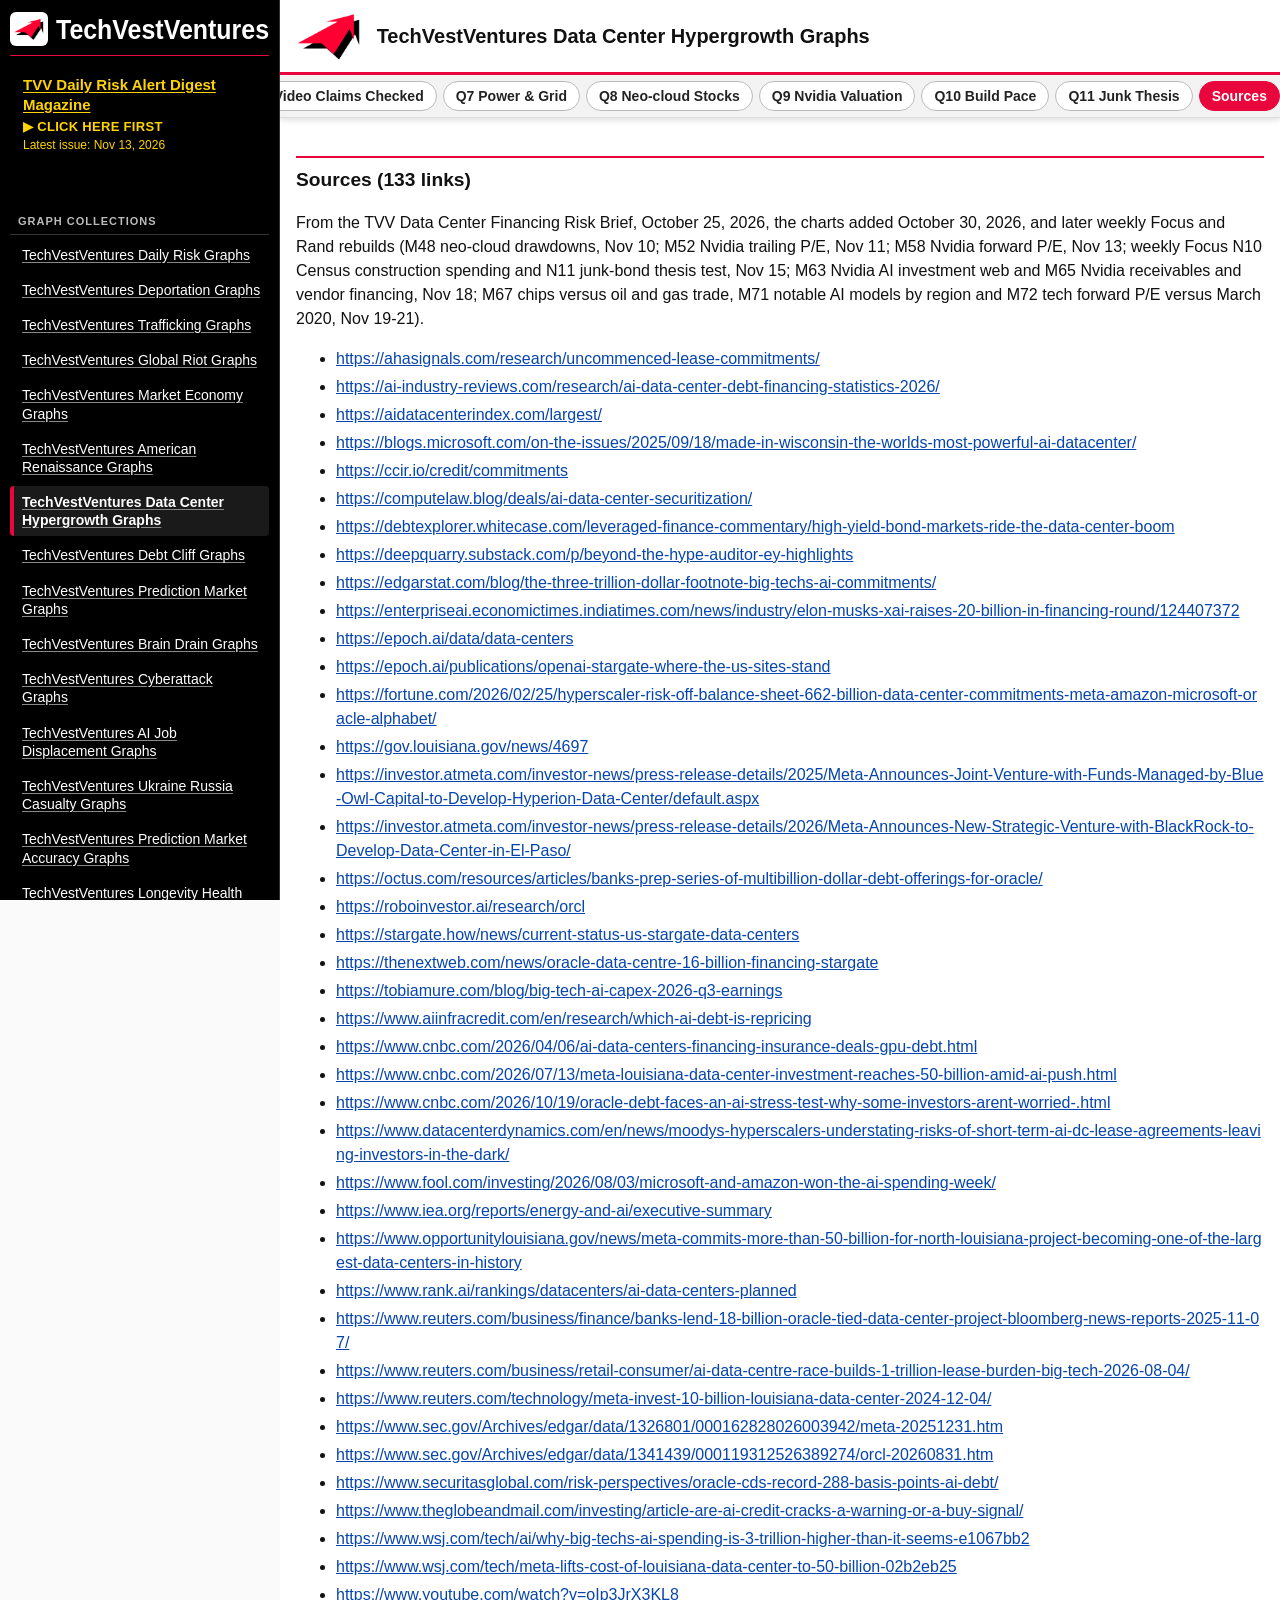
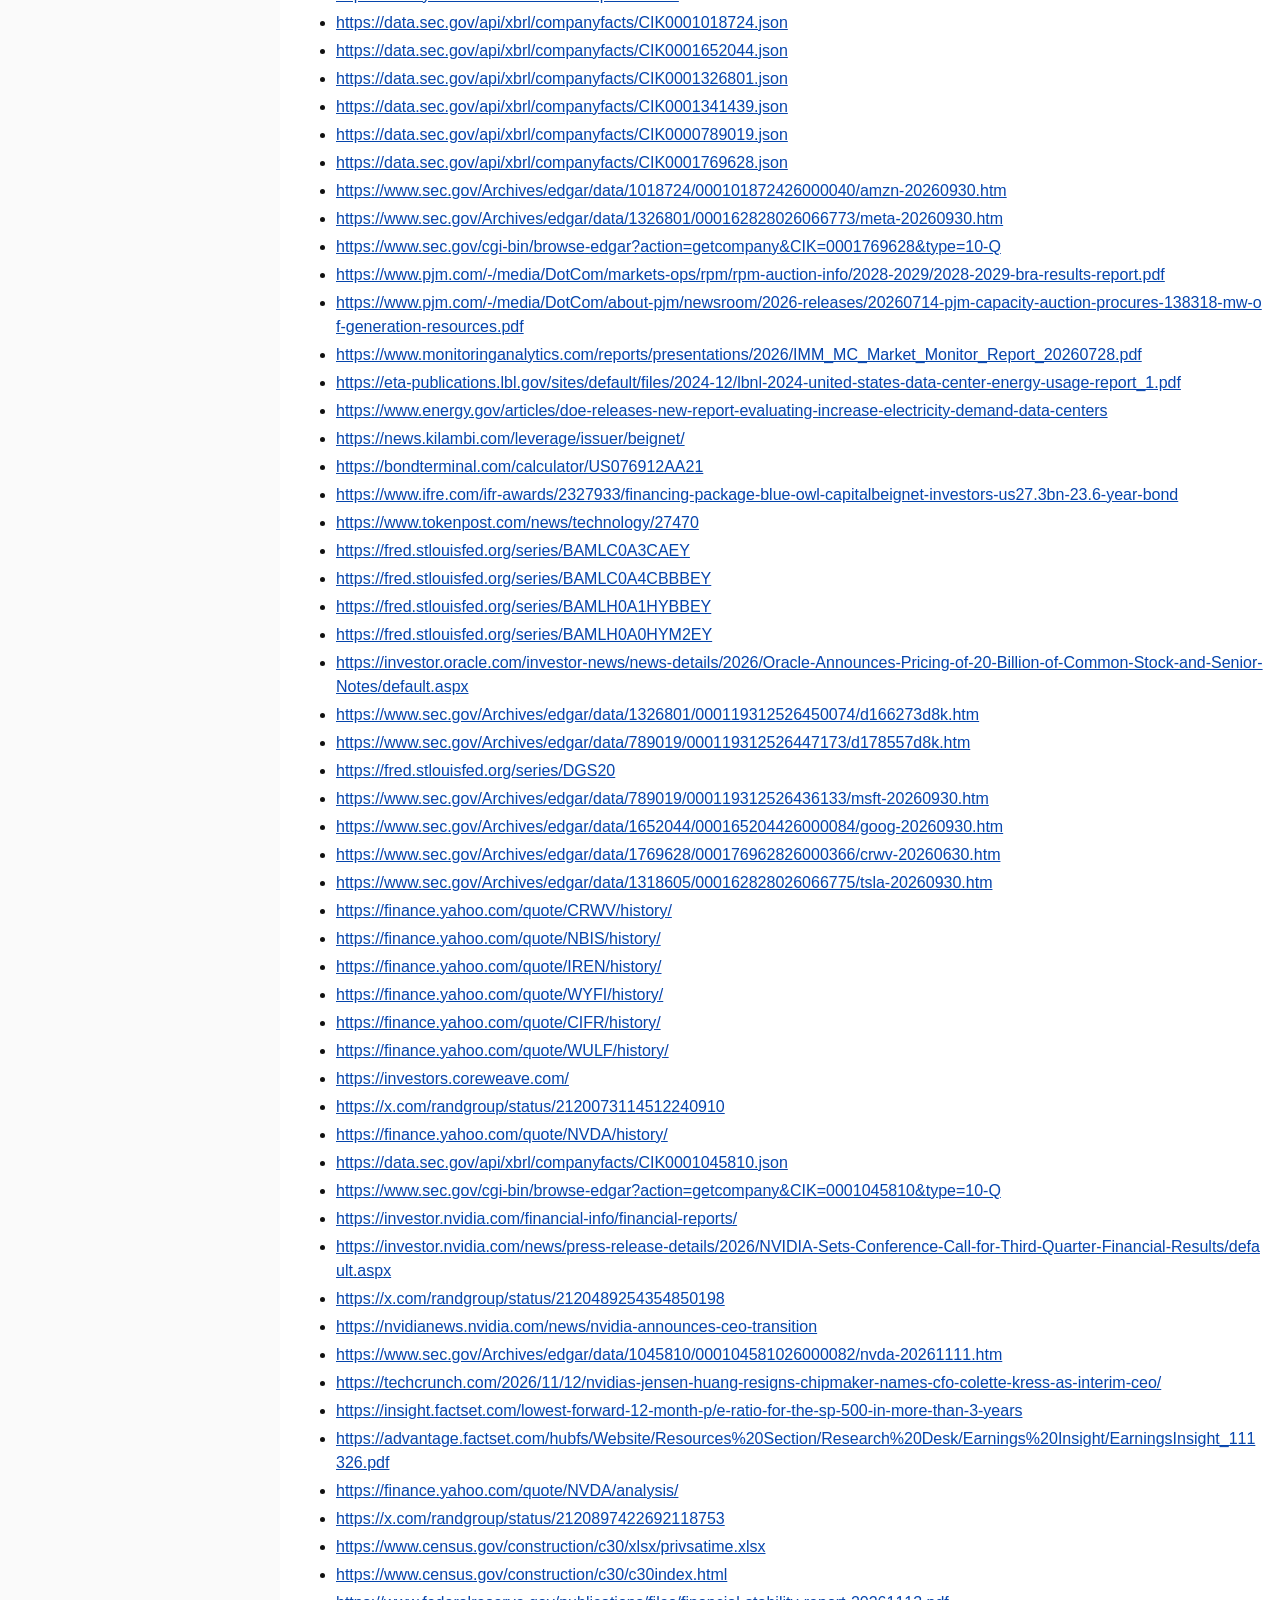
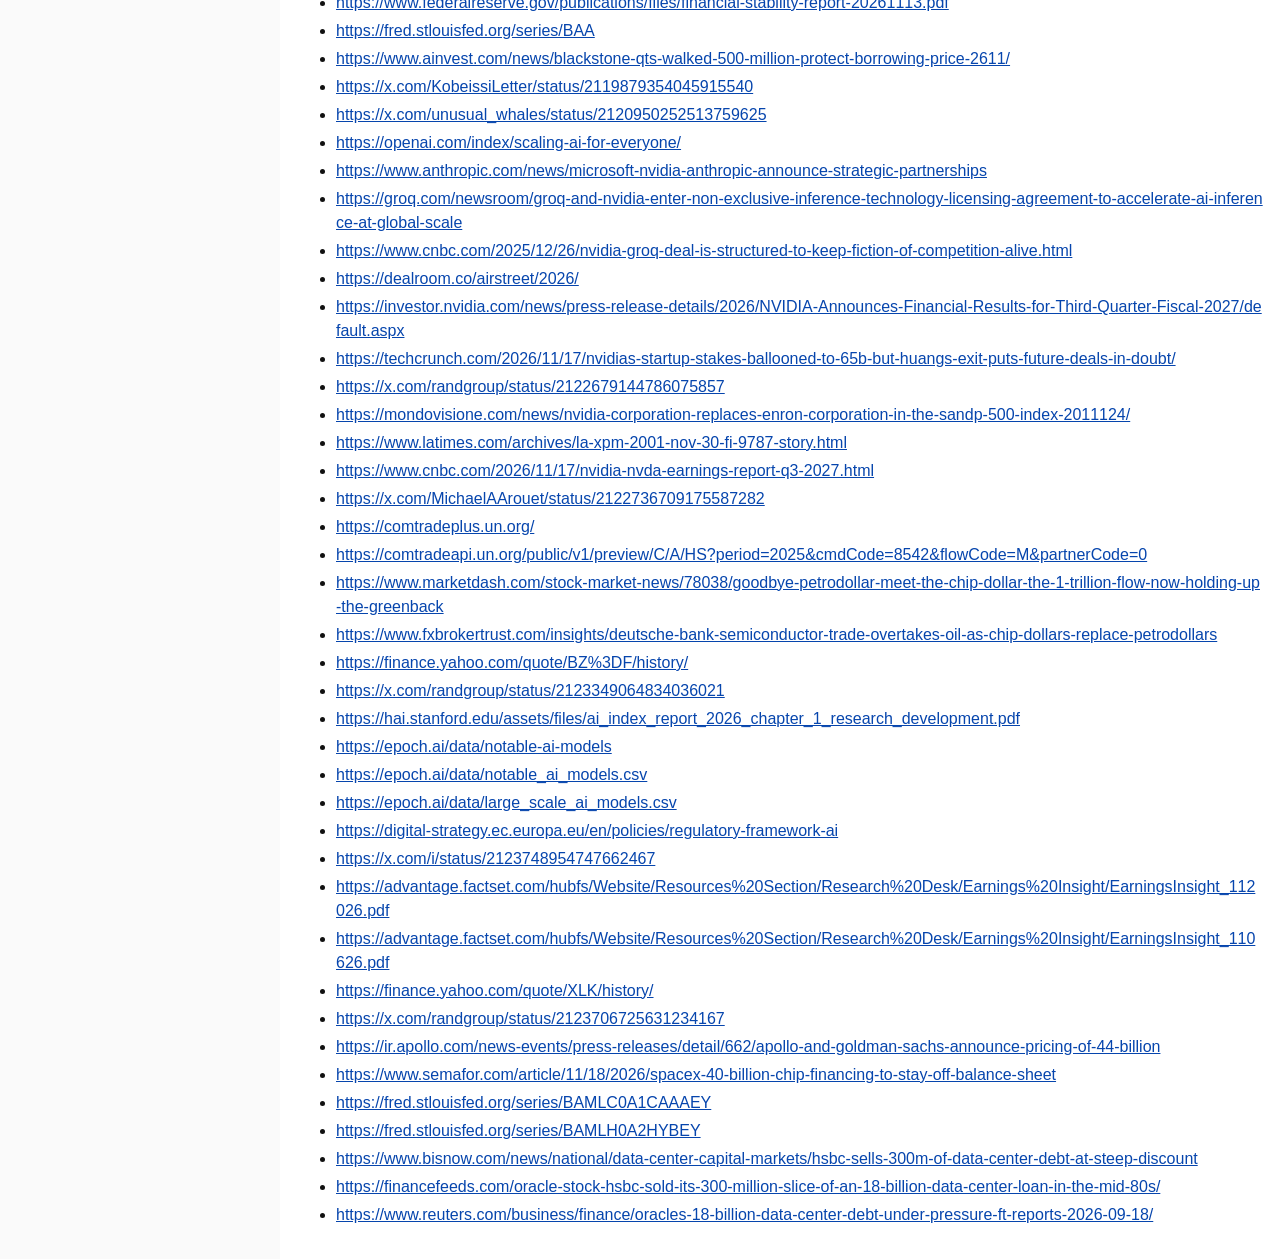
<file: issues/sources.html>
<!doctype html><html lang="en"><head><meta charset="utf-8"><meta name="viewport" content="width=device-width,initial-scale=1"><title>TechVestVentures Data Center Hypergrowth Graphs — sources</title><link rel="icon" href="../assets/favicon.svg" type="image/svg+xml"><link rel="icon" href="../assets/favicon-32.png" sizes="32x32" type="image/png"><link rel="apple-touch-icon" href="../assets/apple-touch-icon.png"><link rel="stylesheet" href="../assets/style.css"><script>if(!/[?&]raw/.test(location.search))location.replace("../index.html#sources")</script></head><body><main id="issue"><h2 class="desk">Sources (133 links)</h2><p>From the TVV Data Center Financing Risk Brief, October 25, 2026, the charts added October 30, 2026, and later weekly Focus and Rand rebuilds (M48 neo-cloud drawdowns, Nov 10; M52 Nvidia trailing P/E, Nov 11; M58 Nvidia forward P/E, Nov 13; weekly Focus N10 Census construction spending and N11 junk-bond thesis test, Nov 15; M63 Nvidia AI investment web and M65 Nvidia receivables and vendor financing, Nov 18; M67 chips versus oil and gas trade, M71 notable AI models by region and M72 tech forward P/E versus March 2020, Nov 19-21).</p><ul class="src"><li><a href="https://ahasignals.com/research/uncommenced-lease-commitments/">https://ahasignals.com/research/uncommenced-lease-commitments/</a></li><li><a href="https://ai-industry-reviews.com/research/ai-data-center-debt-financing-statistics-2026/">https://ai-industry-reviews.com/research/ai-data-center-debt-financing-statistics-2026/</a></li><li><a href="https://aidatacenterindex.com/largest/">https://aidatacenterindex.com/largest/</a></li><li><a href="https://blogs.microsoft.com/on-the-issues/2025/09/18/made-in-wisconsin-the-worlds-most-powerful-ai-datacenter/">https://blogs.microsoft.com/on-the-issues/2025/09/18/made-in-wisconsin-the-worlds-most-powerful-ai-datacenter/</a></li><li><a href="https://ccir.io/credit/commitments">https://ccir.io/credit/commitments</a></li><li><a href="https://computelaw.blog/deals/ai-data-center-securitization/">https://computelaw.blog/deals/ai-data-center-securitization/</a></li><li><a href="https://debtexplorer.whitecase.com/leveraged-finance-commentary/high-yield-bond-markets-ride-the-data-center-boom">https://debtexplorer.whitecase.com/leveraged-finance-commentary/high-yield-bond-markets-ride-the-data-center-boom</a></li><li><a href="https://deepquarry.substack.com/p/beyond-the-hype-auditor-ey-highlights">https://deepquarry.substack.com/p/beyond-the-hype-auditor-ey-highlights</a></li><li><a href="https://edgarstat.com/blog/the-three-trillion-dollar-footnote-big-techs-ai-commitments/">https://edgarstat.com/blog/the-three-trillion-dollar-footnote-big-techs-ai-commitments/</a></li><li><a href="https://enterpriseai.economictimes.indiatimes.com/news/industry/elon-musks-xai-raises-20-billion-in-financing-round/124407372">https://enterpriseai.economictimes.indiatimes.com/news/industry/elon-musks-xai-raises-20-billion-in-financing-round/124407372</a></li><li><a href="https://epoch.ai/data/data-centers">https://epoch.ai/data/data-centers</a></li><li><a href="https://epoch.ai/publications/openai-stargate-where-the-us-sites-stand">https://epoch.ai/publications/openai-stargate-where-the-us-sites-stand</a></li><li><a href="https://fortune.com/2026/02/25/hyperscaler-risk-off-balance-sheet-662-billion-data-center-commitments-meta-amazon-microsoft-oracle-alphabet/">https://fortune.com/2026/02/25/hyperscaler-risk-off-balance-sheet-662-billion-data-center-commitments-meta-amazon-microsoft-oracle-alphabet/</a></li><li><a href="https://gov.louisiana.gov/news/4697">https://gov.louisiana.gov/news/4697</a></li><li><a href="https://investor.atmeta.com/investor-news/press-release-details/2025/Meta-Announces-Joint-Venture-with-Funds-Managed-by-Blue-Owl-Capital-to-Develop-Hyperion-Data-Center/default.aspx">https://investor.atmeta.com/investor-news/press-release-details/2025/Meta-Announces-Joint-Venture-with-Funds-Managed-by-Blue-Owl-Capital-to-Develop-Hyperion-Data-Center/default.aspx</a></li><li><a href="https://investor.atmeta.com/investor-news/press-release-details/2026/Meta-Announces-New-Strategic-Venture-with-BlackRock-to-Develop-Data-Center-in-El-Paso/">https://investor.atmeta.com/investor-news/press-release-details/2026/Meta-Announces-New-Strategic-Venture-with-BlackRock-to-Develop-Data-Center-in-El-Paso/</a></li><li><a href="https://octus.com/resources/articles/banks-prep-series-of-multibillion-dollar-debt-offerings-for-oracle/">https://octus.com/resources/articles/banks-prep-series-of-multibillion-dollar-debt-offerings-for-oracle/</a></li><li><a href="https://roboinvestor.ai/research/orcl">https://roboinvestor.ai/research/orcl</a></li><li><a href="https://stargate.how/news/current-status-us-stargate-data-centers">https://stargate.how/news/current-status-us-stargate-data-centers</a></li><li><a href="https://thenextweb.com/news/oracle-data-centre-16-billion-financing-stargate">https://thenextweb.com/news/oracle-data-centre-16-billion-financing-stargate</a></li><li><a href="https://tobiamure.com/blog/big-tech-ai-capex-2026-q3-earnings">https://tobiamure.com/blog/big-tech-ai-capex-2026-q3-earnings</a></li><li><a href="https://www.aiinfracredit.com/en/research/which-ai-debt-is-repricing">https://www.aiinfracredit.com/en/research/which-ai-debt-is-repricing</a></li><li><a href="https://www.cnbc.com/2026/04/06/ai-data-centers-financing-insurance-deals-gpu-debt.html">https://www.cnbc.com/2026/04/06/ai-data-centers-financing-insurance-deals-gpu-debt.html</a></li><li><a href="https://www.cnbc.com/2026/07/13/meta-louisiana-data-center-investment-reaches-50-billion-amid-ai-push.html">https://www.cnbc.com/2026/07/13/meta-louisiana-data-center-investment-reaches-50-billion-amid-ai-push.html</a></li><li><a href="https://www.cnbc.com/2026/10/19/oracle-debt-faces-an-ai-stress-test-why-some-investors-arent-worried-.html">https://www.cnbc.com/2026/10/19/oracle-debt-faces-an-ai-stress-test-why-some-investors-arent-worried-.html</a></li><li><a href="https://www.datacenterdynamics.com/en/news/moodys-hyperscalers-understating-risks-of-short-term-ai-dc-lease-agreements-leaving-investors-in-the-dark/">https://www.datacenterdynamics.com/en/news/moodys-hyperscalers-understating-risks-of-short-term-ai-dc-lease-agreements-leaving-investors-in-the-dark/</a></li><li><a href="https://www.fool.com/investing/2026/08/03/microsoft-and-amazon-won-the-ai-spending-week/">https://www.fool.com/investing/2026/08/03/microsoft-and-amazon-won-the-ai-spending-week/</a></li><li><a href="https://www.iea.org/reports/energy-and-ai/executive-summary">https://www.iea.org/reports/energy-and-ai/executive-summary</a></li><li><a href="https://www.opportunitylouisiana.gov/news/meta-commits-more-than-50-billion-for-north-louisiana-project-becoming-one-of-the-largest-data-centers-in-history">https://www.opportunitylouisiana.gov/news/meta-commits-more-than-50-billion-for-north-louisiana-project-becoming-one-of-the-largest-data-centers-in-history</a></li><li><a href="https://www.rank.ai/rankings/datacenters/ai-data-centers-planned">https://www.rank.ai/rankings/datacenters/ai-data-centers-planned</a></li><li><a href="https://www.reuters.com/business/finance/banks-lend-18-billion-oracle-tied-data-center-project-bloomberg-news-reports-2025-11-07/">https://www.reuters.com/business/finance/banks-lend-18-billion-oracle-tied-data-center-project-bloomberg-news-reports-2025-11-07/</a></li><li><a href="https://www.reuters.com/business/retail-consumer/ai-data-centre-race-builds-1-trillion-lease-burden-big-tech-2026-08-04/">https://www.reuters.com/business/retail-consumer/ai-data-centre-race-builds-1-trillion-lease-burden-big-tech-2026-08-04/</a></li><li><a href="https://www.reuters.com/technology/meta-invest-10-billion-louisiana-data-center-2024-12-04/">https://www.reuters.com/technology/meta-invest-10-billion-louisiana-data-center-2024-12-04/</a></li><li><a href="https://www.sec.gov/Archives/edgar/data/1326801/000162828026003942/meta-20251231.htm">https://www.sec.gov/Archives/edgar/data/1326801/000162828026003942/meta-20251231.htm</a></li><li><a href="https://www.sec.gov/Archives/edgar/data/1341439/000119312526389274/orcl-20260831.htm">https://www.sec.gov/Archives/edgar/data/1341439/000119312526389274/orcl-20260831.htm</a></li><li><a href="https://www.securitasglobal.com/risk-perspectives/oracle-cds-record-288-basis-points-ai-debt/">https://www.securitasglobal.com/risk-perspectives/oracle-cds-record-288-basis-points-ai-debt/</a></li><li><a href="https://www.theglobeandmail.com/investing/article-are-ai-credit-cracks-a-warning-or-a-buy-signal/">https://www.theglobeandmail.com/investing/article-are-ai-credit-cracks-a-warning-or-a-buy-signal/</a></li><li><a href="https://www.wsj.com/tech/ai/why-big-techs-ai-spending-is-3-trillion-higher-than-it-seems-e1067bb2">https://www.wsj.com/tech/ai/why-big-techs-ai-spending-is-3-trillion-higher-than-it-seems-e1067bb2</a></li><li><a href="https://www.wsj.com/tech/meta-lifts-cost-of-louisiana-data-center-to-50-billion-02b2eb25">https://www.wsj.com/tech/meta-lifts-cost-of-louisiana-data-center-to-50-billion-02b2eb25</a></li><li><a href="https://www.youtube.com/watch?v=oIp3JrX3KL8">https://www.youtube.com/watch?v=oIp3JrX3KL8</a></li><li><a href="https://data.sec.gov/api/xbrl/companyfacts/CIK0001018724.json">https://data.sec.gov/api/xbrl/companyfacts/CIK0001018724.json</a></li><li><a href="https://data.sec.gov/api/xbrl/companyfacts/CIK0001652044.json">https://data.sec.gov/api/xbrl/companyfacts/CIK0001652044.json</a></li><li><a href="https://data.sec.gov/api/xbrl/companyfacts/CIK0001326801.json">https://data.sec.gov/api/xbrl/companyfacts/CIK0001326801.json</a></li><li><a href="https://data.sec.gov/api/xbrl/companyfacts/CIK0001341439.json">https://data.sec.gov/api/xbrl/companyfacts/CIK0001341439.json</a></li><li><a href="https://data.sec.gov/api/xbrl/companyfacts/CIK0000789019.json">https://data.sec.gov/api/xbrl/companyfacts/CIK0000789019.json</a></li><li><a href="https://data.sec.gov/api/xbrl/companyfacts/CIK0001769628.json">https://data.sec.gov/api/xbrl/companyfacts/CIK0001769628.json</a></li><li><a href="https://www.sec.gov/Archives/edgar/data/1018724/000101872426000040/amzn-20260930.htm">https://www.sec.gov/Archives/edgar/data/1018724/000101872426000040/amzn-20260930.htm</a></li><li><a href="https://www.sec.gov/Archives/edgar/data/1326801/000162828026066773/meta-20260930.htm">https://www.sec.gov/Archives/edgar/data/1326801/000162828026066773/meta-20260930.htm</a></li><li><a href="https://www.sec.gov/cgi-bin/browse-edgar?action=getcompany&amp;CIK=0001769628&amp;type=10-Q">https://www.sec.gov/cgi-bin/browse-edgar?action=getcompany&amp;CIK=0001769628&amp;type=10-Q</a></li><li><a href="https://www.pjm.com/-/media/DotCom/markets-ops/rpm/rpm-auction-info/2028-2029/2028-2029-bra-results-report.pdf">https://www.pjm.com/-/media/DotCom/markets-ops/rpm/rpm-auction-info/2028-2029/2028-2029-bra-results-report.pdf</a></li><li><a href="https://www.pjm.com/-/media/DotCom/about-pjm/newsroom/2026-releases/20260714-pjm-capacity-auction-procures-138318-mw-of-generation-resources.pdf">https://www.pjm.com/-/media/DotCom/about-pjm/newsroom/2026-releases/20260714-pjm-capacity-auction-procures-138318-mw-of-generation-resources.pdf</a></li><li><a href="https://www.monitoringanalytics.com/reports/presentations/2026/IMM_MC_Market_Monitor_Report_20260728.pdf">https://www.monitoringanalytics.com/reports/presentations/2026/IMM_MC_Market_Monitor_Report_20260728.pdf</a></li><li><a href="https://eta-publications.lbl.gov/sites/default/files/2024-12/lbnl-2024-united-states-data-center-energy-usage-report_1.pdf">https://eta-publications.lbl.gov/sites/default/files/2024-12/lbnl-2024-united-states-data-center-energy-usage-report_1.pdf</a></li><li><a href="https://www.energy.gov/articles/doe-releases-new-report-evaluating-increase-electricity-demand-data-centers">https://www.energy.gov/articles/doe-releases-new-report-evaluating-increase-electricity-demand-data-centers</a></li><li><a href="https://news.kilambi.com/leverage/issuer/beignet/">https://news.kilambi.com/leverage/issuer/beignet/</a></li><li><a href="https://bondterminal.com/calculator/US076912AA21">https://bondterminal.com/calculator/US076912AA21</a></li><li><a href="https://www.ifre.com/ifr-awards/2327933/financing-package-blue-owl-capitalbeignet-investors-us27.3bn-23.6-year-bond">https://www.ifre.com/ifr-awards/2327933/financing-package-blue-owl-capitalbeignet-investors-us27.3bn-23.6-year-bond</a></li><li><a href="https://www.tokenpost.com/news/technology/27470">https://www.tokenpost.com/news/technology/27470</a></li><li><a href="https://fred.stlouisfed.org/series/BAMLC0A3CAEY">https://fred.stlouisfed.org/series/BAMLC0A3CAEY</a></li><li><a href="https://fred.stlouisfed.org/series/BAMLC0A4CBBBEY">https://fred.stlouisfed.org/series/BAMLC0A4CBBBEY</a></li><li><a href="https://fred.stlouisfed.org/series/BAMLH0A1HYBBEY">https://fred.stlouisfed.org/series/BAMLH0A1HYBBEY</a></li><li><a href="https://fred.stlouisfed.org/series/BAMLH0A0HYM2EY">https://fred.stlouisfed.org/series/BAMLH0A0HYM2EY</a></li><li><a href="https://investor.oracle.com/investor-news/news-details/2026/Oracle-Announces-Pricing-of-20-Billion-of-Common-Stock-and-Senior-Notes/default.aspx">https://investor.oracle.com/investor-news/news-details/2026/Oracle-Announces-Pricing-of-20-Billion-of-Common-Stock-and-Senior-Notes/default.aspx</a></li><li><a href="https://www.sec.gov/Archives/edgar/data/1326801/000119312526450074/d166273d8k.htm">https://www.sec.gov/Archives/edgar/data/1326801/000119312526450074/d166273d8k.htm</a></li><li><a href="https://www.sec.gov/Archives/edgar/data/789019/000119312526447173/d178557d8k.htm">https://www.sec.gov/Archives/edgar/data/789019/000119312526447173/d178557d8k.htm</a></li><li><a href="https://fred.stlouisfed.org/series/DGS20">https://fred.stlouisfed.org/series/DGS20</a></li><li><a href="https://www.sec.gov/Archives/edgar/data/789019/000119312526436133/msft-20260930.htm">https://www.sec.gov/Archives/edgar/data/789019/000119312526436133/msft-20260930.htm</a></li><li><a href="https://www.sec.gov/Archives/edgar/data/1652044/000165204426000084/goog-20260930.htm">https://www.sec.gov/Archives/edgar/data/1652044/000165204426000084/goog-20260930.htm</a></li><li><a href="https://www.sec.gov/Archives/edgar/data/1769628/000176962826000366/crwv-20260630.htm">https://www.sec.gov/Archives/edgar/data/1769628/000176962826000366/crwv-20260630.htm</a></li><li><a href="https://www.sec.gov/Archives/edgar/data/1318605/000162828026066775/tsla-20260930.htm">https://www.sec.gov/Archives/edgar/data/1318605/000162828026066775/tsla-20260930.htm</a></li><li><a href="https://finance.yahoo.com/quote/CRWV/history/">https://finance.yahoo.com/quote/CRWV/history/</a></li><li><a href="https://finance.yahoo.com/quote/NBIS/history/">https://finance.yahoo.com/quote/NBIS/history/</a></li><li><a href="https://finance.yahoo.com/quote/IREN/history/">https://finance.yahoo.com/quote/IREN/history/</a></li><li><a href="https://finance.yahoo.com/quote/WYFI/history/">https://finance.yahoo.com/quote/WYFI/history/</a></li><li><a href="https://finance.yahoo.com/quote/CIFR/history/">https://finance.yahoo.com/quote/CIFR/history/</a></li><li><a href="https://finance.yahoo.com/quote/WULF/history/">https://finance.yahoo.com/quote/WULF/history/</a></li><li><a href="https://investors.coreweave.com/">https://investors.coreweave.com/</a></li><li><a href="https://x.com/randgroup/status/2120073114512240910">https://x.com/randgroup/status/2120073114512240910</a></li><li><a href="https://finance.yahoo.com/quote/NVDA/history/">https://finance.yahoo.com/quote/NVDA/history/</a></li><li><a href="https://data.sec.gov/api/xbrl/companyfacts/CIK0001045810.json">https://data.sec.gov/api/xbrl/companyfacts/CIK0001045810.json</a></li><li><a href="https://www.sec.gov/cgi-bin/browse-edgar?action=getcompany&amp;CIK=0001045810&amp;type=10-Q">https://www.sec.gov/cgi-bin/browse-edgar?action=getcompany&amp;CIK=0001045810&amp;type=10-Q</a></li><li><a href="https://investor.nvidia.com/financial-info/financial-reports/">https://investor.nvidia.com/financial-info/financial-reports/</a></li><li><a href="https://investor.nvidia.com/news/press-release-details/2026/NVIDIA-Sets-Conference-Call-for-Third-Quarter-Financial-Results/default.aspx">https://investor.nvidia.com/news/press-release-details/2026/NVIDIA-Sets-Conference-Call-for-Third-Quarter-Financial-Results/default.aspx</a></li><li><a href="https://x.com/randgroup/status/2120489254354850198">https://x.com/randgroup/status/2120489254354850198</a></li><li><a href="https://nvidianews.nvidia.com/news/nvidia-announces-ceo-transition">https://nvidianews.nvidia.com/news/nvidia-announces-ceo-transition</a></li><li><a href="https://www.sec.gov/Archives/edgar/data/1045810/000104581026000082/nvda-20261111.htm">https://www.sec.gov/Archives/edgar/data/1045810/000104581026000082/nvda-20261111.htm</a></li><li><a href="https://techcrunch.com/2026/11/12/nvidias-jensen-huang-resigns-chipmaker-names-cfo-colette-kress-as-interim-ceo/">https://techcrunch.com/2026/11/12/nvidias-jensen-huang-resigns-chipmaker-names-cfo-colette-kress-as-interim-ceo/</a></li><li><a href="https://insight.factset.com/lowest-forward-12-month-p/e-ratio-for-the-sp-500-in-more-than-3-years">https://insight.factset.com/lowest-forward-12-month-p/e-ratio-for-the-sp-500-in-more-than-3-years</a></li><li><a href="https://advantage.factset.com/hubfs/Website/Resources%20Section/Research%20Desk/Earnings%20Insight/EarningsInsight_111326.pdf">https://advantage.factset.com/hubfs/Website/Resources%20Section/Research%20Desk/Earnings%20Insight/EarningsInsight_111326.pdf</a></li><li><a href="https://finance.yahoo.com/quote/NVDA/analysis/">https://finance.yahoo.com/quote/NVDA/analysis/</a></li><li><a href="https://x.com/randgroup/status/2120897422692118753">https://x.com/randgroup/status/2120897422692118753</a></li><li><a href="https://www.census.gov/construction/c30/xlsx/privsatime.xlsx">https://www.census.gov/construction/c30/xlsx/privsatime.xlsx</a></li><li><a href="https://www.census.gov/construction/c30/c30index.html">https://www.census.gov/construction/c30/c30index.html</a></li><li><a href="https://www.federalreserve.gov/publications/files/financial-stability-report-20261113.pdf">https://www.federalreserve.gov/publications/files/financial-stability-report-20261113.pdf</a></li><li><a href="https://fred.stlouisfed.org/series/BAA">https://fred.stlouisfed.org/series/BAA</a></li><li><a href="https://www.ainvest.com/news/blackstone-qts-walked-500-million-protect-borrowing-price-2611/">https://www.ainvest.com/news/blackstone-qts-walked-500-million-protect-borrowing-price-2611/</a></li><li><a href="https://x.com/KobeissiLetter/status/2119879354045915540">https://x.com/KobeissiLetter/status/2119879354045915540</a></li><li><a href="https://x.com/unusual_whales/status/2120950252513759625">https://x.com/unusual_whales/status/2120950252513759625</a></li><li><a href="https://openai.com/index/scaling-ai-for-everyone/">https://openai.com/index/scaling-ai-for-everyone/</a></li><li><a href="https://www.anthropic.com/news/microsoft-nvidia-anthropic-announce-strategic-partnerships">https://www.anthropic.com/news/microsoft-nvidia-anthropic-announce-strategic-partnerships</a></li><li><a href="https://groq.com/newsroom/groq-and-nvidia-enter-non-exclusive-inference-technology-licensing-agreement-to-accelerate-ai-inference-at-global-scale">https://groq.com/newsroom/groq-and-nvidia-enter-non-exclusive-inference-technology-licensing-agreement-to-accelerate-ai-inference-at-global-scale</a></li><li><a href="https://www.cnbc.com/2025/12/26/nvidia-groq-deal-is-structured-to-keep-fiction-of-competition-alive.html">https://www.cnbc.com/2025/12/26/nvidia-groq-deal-is-structured-to-keep-fiction-of-competition-alive.html</a></li><li><a href="https://dealroom.co/airstreet/2026/">https://dealroom.co/airstreet/2026/</a></li><li><a href="https://investor.nvidia.com/news/press-release-details/2026/NVIDIA-Announces-Financial-Results-for-Third-Quarter-Fiscal-2027/default.aspx">https://investor.nvidia.com/news/press-release-details/2026/NVIDIA-Announces-Financial-Results-for-Third-Quarter-Fiscal-2027/default.aspx</a></li><li><a href="https://techcrunch.com/2026/11/17/nvidias-startup-stakes-ballooned-to-65b-but-huangs-exit-puts-future-deals-in-doubt/">https://techcrunch.com/2026/11/17/nvidias-startup-stakes-ballooned-to-65b-but-huangs-exit-puts-future-deals-in-doubt/</a></li><li><a href="https://x.com/randgroup/status/2122679144786075857">https://x.com/randgroup/status/2122679144786075857</a></li><li><a href="https://mondovisione.com/news/nvidia-corporation-replaces-enron-corporation-in-the-sandp-500-index-2011124/">https://mondovisione.com/news/nvidia-corporation-replaces-enron-corporation-in-the-sandp-500-index-2011124/</a></li><li><a href="https://www.latimes.com/archives/la-xpm-2001-nov-30-fi-9787-story.html">https://www.latimes.com/archives/la-xpm-2001-nov-30-fi-9787-story.html</a></li><li><a href="https://www.cnbc.com/2026/11/17/nvidia-nvda-earnings-report-q3-2027.html">https://www.cnbc.com/2026/11/17/nvidia-nvda-earnings-report-q3-2027.html</a></li><li><a href="https://x.com/MichaelAArouet/status/2122736709175587282">https://x.com/MichaelAArouet/status/2122736709175587282</a></li><li><a href="https://comtradeplus.un.org/">https://comtradeplus.un.org/</a></li><li><a href="https://comtradeapi.un.org/public/v1/preview/C/A/HS?period=2025&amp;cmdCode=8542&amp;flowCode=M&amp;partnerCode=0">https://comtradeapi.un.org/public/v1/preview/C/A/HS?period=2025&amp;cmdCode=8542&amp;flowCode=M&amp;partnerCode=0</a></li><li><a href="https://www.marketdash.com/stock-market-news/78038/goodbye-petrodollar-meet-the-chip-dollar-the-1-trillion-flow-now-holding-up-the-greenback">https://www.marketdash.com/stock-market-news/78038/goodbye-petrodollar-meet-the-chip-dollar-the-1-trillion-flow-now-holding-up-the-greenback</a></li><li><a href="https://www.fxbrokertrust.com/insights/deutsche-bank-semiconductor-trade-overtakes-oil-as-chip-dollars-replace-petrodollars">https://www.fxbrokertrust.com/insights/deutsche-bank-semiconductor-trade-overtakes-oil-as-chip-dollars-replace-petrodollars</a></li><li><a href="https://finance.yahoo.com/quote/BZ%3DF/history/">https://finance.yahoo.com/quote/BZ%3DF/history/</a></li><li><a href="https://x.com/randgroup/status/2123349064834036021">https://x.com/randgroup/status/2123349064834036021</a></li><li><a href="https://hai.stanford.edu/assets/files/ai_index_report_2026_chapter_1_research_development.pdf">https://hai.stanford.edu/assets/files/ai_index_report_2026_chapter_1_research_development.pdf</a></li><li><a href="https://epoch.ai/data/notable-ai-models">https://epoch.ai/data/notable-ai-models</a></li><li><a href="https://epoch.ai/data/notable_ai_models.csv">https://epoch.ai/data/notable_ai_models.csv</a></li><li><a href="https://epoch.ai/data/large_scale_ai_models.csv">https://epoch.ai/data/large_scale_ai_models.csv</a></li><li><a href="https://digital-strategy.ec.europa.eu/en/policies/regulatory-framework-ai">https://digital-strategy.ec.europa.eu/en/policies/regulatory-framework-ai</a></li><li><a href="https://x.com/i/status/2123748954747662467">https://x.com/i/status/2123748954747662467</a></li><li><a href="https://advantage.factset.com/hubfs/Website/Resources%20Section/Research%20Desk/Earnings%20Insight/EarningsInsight_112026.pdf">https://advantage.factset.com/hubfs/Website/Resources%20Section/Research%20Desk/Earnings%20Insight/EarningsInsight_112026.pdf</a></li><li><a href="https://advantage.factset.com/hubfs/Website/Resources%20Section/Research%20Desk/Earnings%20Insight/EarningsInsight_110626.pdf">https://advantage.factset.com/hubfs/Website/Resources%20Section/Research%20Desk/Earnings%20Insight/EarningsInsight_110626.pdf</a></li><li><a href="https://finance.yahoo.com/quote/XLK/history/">https://finance.yahoo.com/quote/XLK/history/</a></li><li><a href="https://x.com/randgroup/status/2123706725631234167">https://x.com/randgroup/status/2123706725631234167</a></li><li><a href="https://ir.apollo.com/news-events/press-releases/detail/662/apollo-and-goldman-sachs-announce-pricing-of-44-billion">https://ir.apollo.com/news-events/press-releases/detail/662/apollo-and-goldman-sachs-announce-pricing-of-44-billion</a></li><li><a href="https://www.semafor.com/article/11/18/2026/spacex-40-billion-chip-financing-to-stay-off-balance-sheet">https://www.semafor.com/article/11/18/2026/spacex-40-billion-chip-financing-to-stay-off-balance-sheet</a></li><li><a href="https://fred.stlouisfed.org/series/BAMLC0A1CAAAEY">https://fred.stlouisfed.org/series/BAMLC0A1CAAAEY</a></li><li><a href="https://fred.stlouisfed.org/series/BAMLH0A2HYBEY">https://fred.stlouisfed.org/series/BAMLH0A2HYBEY</a></li><li><a href="https://www.bisnow.com/news/national/data-center-capital-markets/hsbc-sells-300m-of-data-center-debt-at-steep-discount">https://www.bisnow.com/news/national/data-center-capital-markets/hsbc-sells-300m-of-data-center-debt-at-steep-discount</a></li><li><a href="https://financefeeds.com/oracle-stock-hsbc-sold-its-300-million-slice-of-an-18-billion-data-center-loan-in-the-mid-80s/">https://financefeeds.com/oracle-stock-hsbc-sold-its-300-million-slice-of-an-18-billion-data-center-loan-in-the-mid-80s/</a></li><li><a href="https://www.reuters.com/business/finance/oracles-18-billion-data-center-debt-under-pressure-ft-reports-2026-09-18/">https://www.reuters.com/business/finance/oracles-18-billion-data-center-debt-under-pressure-ft-reports-2026-09-18/</a></li></ul></main></body></html>
</file>
<file: assets/style.css>
body{margin:0;font:16px/1.5 Arial,Helvetica,sans-serif;color:#111;background:#fafafa}
#top{position:sticky;top:0;z-index:9;background:#fff;box-shadow:0 2px 6px #0002}
header{border-bottom:3px solid #e8063c;display:flex;align-items:center;gap:14px;padding:8px 16px}
header img{height:56px}header h1{font-size:1.25rem;margin:0}
#tabs{display:flex;gap:6px;overflow-x:auto;white-space:nowrap;padding:6px 12px;background:#f3f3f3;border-bottom:1px solid #ddd;-webkit-overflow-scrolling:touch}
#tabs button{flex:0 0 auto;font:600 14px Arial,sans-serif;padding:6px 12px;border:1px solid #bbb;border-radius:16px;background:#fff;color:#222;cursor:pointer}
#tabs button[aria-selected=true]{background:#e8063c;border-color:#e8063c;color:#fff}
main{max-width:1040px;margin:0 auto;padding:16px;background:#fff}
main img{width:100%;max-width:1000px;height:auto;display:block;margin:14px auto}
a{color:#0645ad;text-decoration:underline}h2{border-top:2px solid #e8063c;padding-top:8px;margin-top:22px;font-size:1.2rem;font-weight:700;scroll-margin-top:130px}
h2.priority-summary{border-top:2px solid #C9A227;text-align:left;font-size:1.25rem;margin:28px 0 0;color:#EE0000}
table.priority-summary{width:100%;border-collapse:collapse;margin:2px 0 20px;font-size:10.5pt}
table.priority-summary th,table.priority-summary td{vertical-align:top;padding:2px 10px 2px 0;text-align:left;font-weight:400}
table.priority-summary thead th{font-weight:700;color:#111}
table.priority-summary tbody th{font-weight:700;color:#B91C1C;white-space:nowrap;width:1.35in}
main table{width:100%;border-collapse:collapse}main td{display:block;width:100%;padding:0}main td:empty{display:none}
ul.items{margin-left:24px;padding-left:1.1em}
.action-box{border:3px solid #e8063c;padding:10px 14px;margin:20px 0}a.risk-center{font-weight:700;color:#C00000}.rc-header{font-size:.9rem;color:#1a1a1a;border-bottom:2px solid #C9A227;padding-bottom:6px;margin:0 0 12px}ul.items li{margin:6px 0}
@media(max-width:600px){header img{height:40px}header h1{font-size:1rem}}
figure.g{margin:0 0 28px;padding:0}figure.g figcaption{font-size:15px;margin:4px 6px}figure.g .t{font-weight:700}
figure.g .s{font-size:14px;word-break:break-all}ul.src li{margin:4px 0;word-break:break-all}
figure.g{display:block;margin:0 0 40px}
figure.g img{width:100%;height:auto;max-width:none}
figure.g figcaption{font-size:18px;line-height:1.5;margin:10px 0 0}figure.g figcaption p{margin:0 0 12px}
figure.g figcaption .t{font-weight:700;display:block;margin-bottom:8px}figure.g ul{margin:0 0 12px;padding-left:1.1em;font-size:16px}figure.g li{margin:4px 0}
.view{border-left:4px solid #8B0000;background:#faf3f3;padding:10px 14px;margin:24px 0;font-size:17px;line-height:1.5}
@media(max-width:1100px){figure.g{grid-template-columns:1fr}}
figure.g.w{display:block;margin:0 0 40px}
figure.g.w img{width:100%;height:auto;max-width:none}
figure.g.w figcaption{font-size:18px;line-height:1.5;margin:10px 0 0}figure.g.w figcaption p{margin:0 0 12px}
figure.g.w figcaption .t{font-weight:700;display:block;margin-bottom:8px}
.wk{border-left:4px solid #8B0000;background:#faf3f3;padding:10px 14px;margin:0 0 24px;font-size:17px;line-height:1.5}
figure.g.w ul{margin:0 0 12px;padding-left:1.1em;font-size:16px}figure.g.w li{margin:4px 0}figure.g.w p.nt{font-size:15px;color:#444}
@media(max-width:1100px){figure.g.w{grid-template-columns:1fr}}
#tvvnav{position:fixed;left:0;top:0;bottom:0;width:280px;box-sizing:border-box;padding:12px 10px;background:#000;color:#fff;border-right:1px solid #333;font-family:Arial,Helvetica,sans-serif;overflow-y:auto;z-index:20}
#tvvnav summary{list-style:none;cursor:default;display:flex;align-items:center;gap:8px;border-bottom:1px solid #e8063c;padding-bottom:9px;margin-bottom:10px}
#tvvnav summary::-webkit-details-marker{display:none}
#tvvnav .mark{flex:0 0 auto;width:38px;height:34px;background:#fff;border-radius:6px;display:flex;align-items:center;justify-content:center}
#tvvnav .mark img{width:32px;height:auto;display:block}
#tvvnav .word{flex:1 1 auto;min-width:0;height:32px;display:block}
#tvvnav a,#tvvnav span.soon{display:block;font-size:14px;padding:7px 8px;margin:3px 0;border-radius:4px;line-height:1.3;border-left:4px solid transparent}
#tvvnav a{color:#fff;text-decoration:underline;text-decoration-color:#888;text-underline-offset:2px}
#tvvnav a:hover,#tvvnav a:focus{background:#222;text-decoration-color:#fff}
#tvvnav a.cur{font-weight:700;border-left-color:#e8063c;background:#1a1a1a}
#tvvnav span.soon{color:#888;font-style:italic}
#tvvnav a.mag{background:#ffd400;color:#000;font-weight:700;font-size:15px;text-decoration:none;border-left:4px solid #ffd400;padding:9px 9px 8px;margin-bottom:10px}
#tvvnav a.mag:hover,#tvvnav a.mag:focus{background:#ffe766}
#tvvnav a.mag.cur{border-left-color:#e8063c}
#tvvnav a.mag .t{text-decoration:underline;text-underline-offset:2px}
#tvvnav a.mag .cta{display:block;margin-top:5px;font-size:13px;font-weight:700;text-transform:uppercase;letter-spacing:.3px}
#tvvnav a.mag .sub{display:block;font-size:12px;font-weight:400;margin-top:2px}
#tvvnav a.mag:not(.cur){background:transparent;color:#ffd400;border-left:4px solid transparent}
#tvvnav a.mag:not(.cur):hover,#tvvnav a.mag:not(.cur):focus{background:#1a1a1a}
#tvvnav .sp2{height:2.6em}#tvvnav .sp5{height:6.5em}
#tvvnav .grp{font-size:11px;font-weight:700;letter-spacing:1px;text-transform:uppercase;color:#bbb;padding:0 8px 4px;margin:0 0 4px;border-bottom:1px solid #333}
#tvvnav .grp.gold{color:#ffd400;border-bottom-color:#5a4b00}
#tvvnav a.ess{color:#ffd400;font-weight:700;text-decoration-color:#8a7300}
#tvvnav a.ess:hover,#tvvnav a.ess:focus{background:#1a1a1a;text-decoration-color:#ffd400}
#tvvnav a.ess.cur{background:#ffd400;color:#000;border-left-color:#e8063c;text-decoration:none}
#tvvnav .grp.teal{color:#2ee6c0;border-bottom-color:#0f5c4d}
#tvvnav a.lwd{display:block;border:1px solid #2ee6c0;border-left:4px solid #2ee6c0;background:#04201a;color:#2ee6c0;font-weight:700;font-size:15px;text-decoration:none;padding:9px 9px 8px;margin:3px 0}
#tvvnav a.lwd:hover,#tvvnav a.lwd:focus{background:#0a3a30}
#tvvnav a.lwd .t{text-decoration:underline;text-underline-offset:2px}
#tvvnav a.lwd .cta{display:block;margin-top:5px;font-size:13px;text-transform:uppercase;letter-spacing:.3px}
#tvvnav a.lwd .sub{display:block;font-size:12px;font-weight:400;margin-top:2px;color:#9ff0de}
#tvvnav a.lwd.cur{background:#2ee6c0;color:#000;border-left-color:#e8063c}
#tvvnav a.lwd.cur .sub{color:#000}
body{padding-left:280px}
@media(max-width:900px){body{padding-left:0}#tvvnav{position:static;width:auto;border-right:0;border-bottom:2px solid #e8063c;padding:8px 12px}
#tvvnav summary{cursor:pointer;margin:0;border:0;padding:2px 0}#tvvnav .word{max-width:250px}
#tvvnav summary::after{content:"\2630";color:#fff;font-size:22px;margin-left:auto;padding-left:8px}}
</file>
